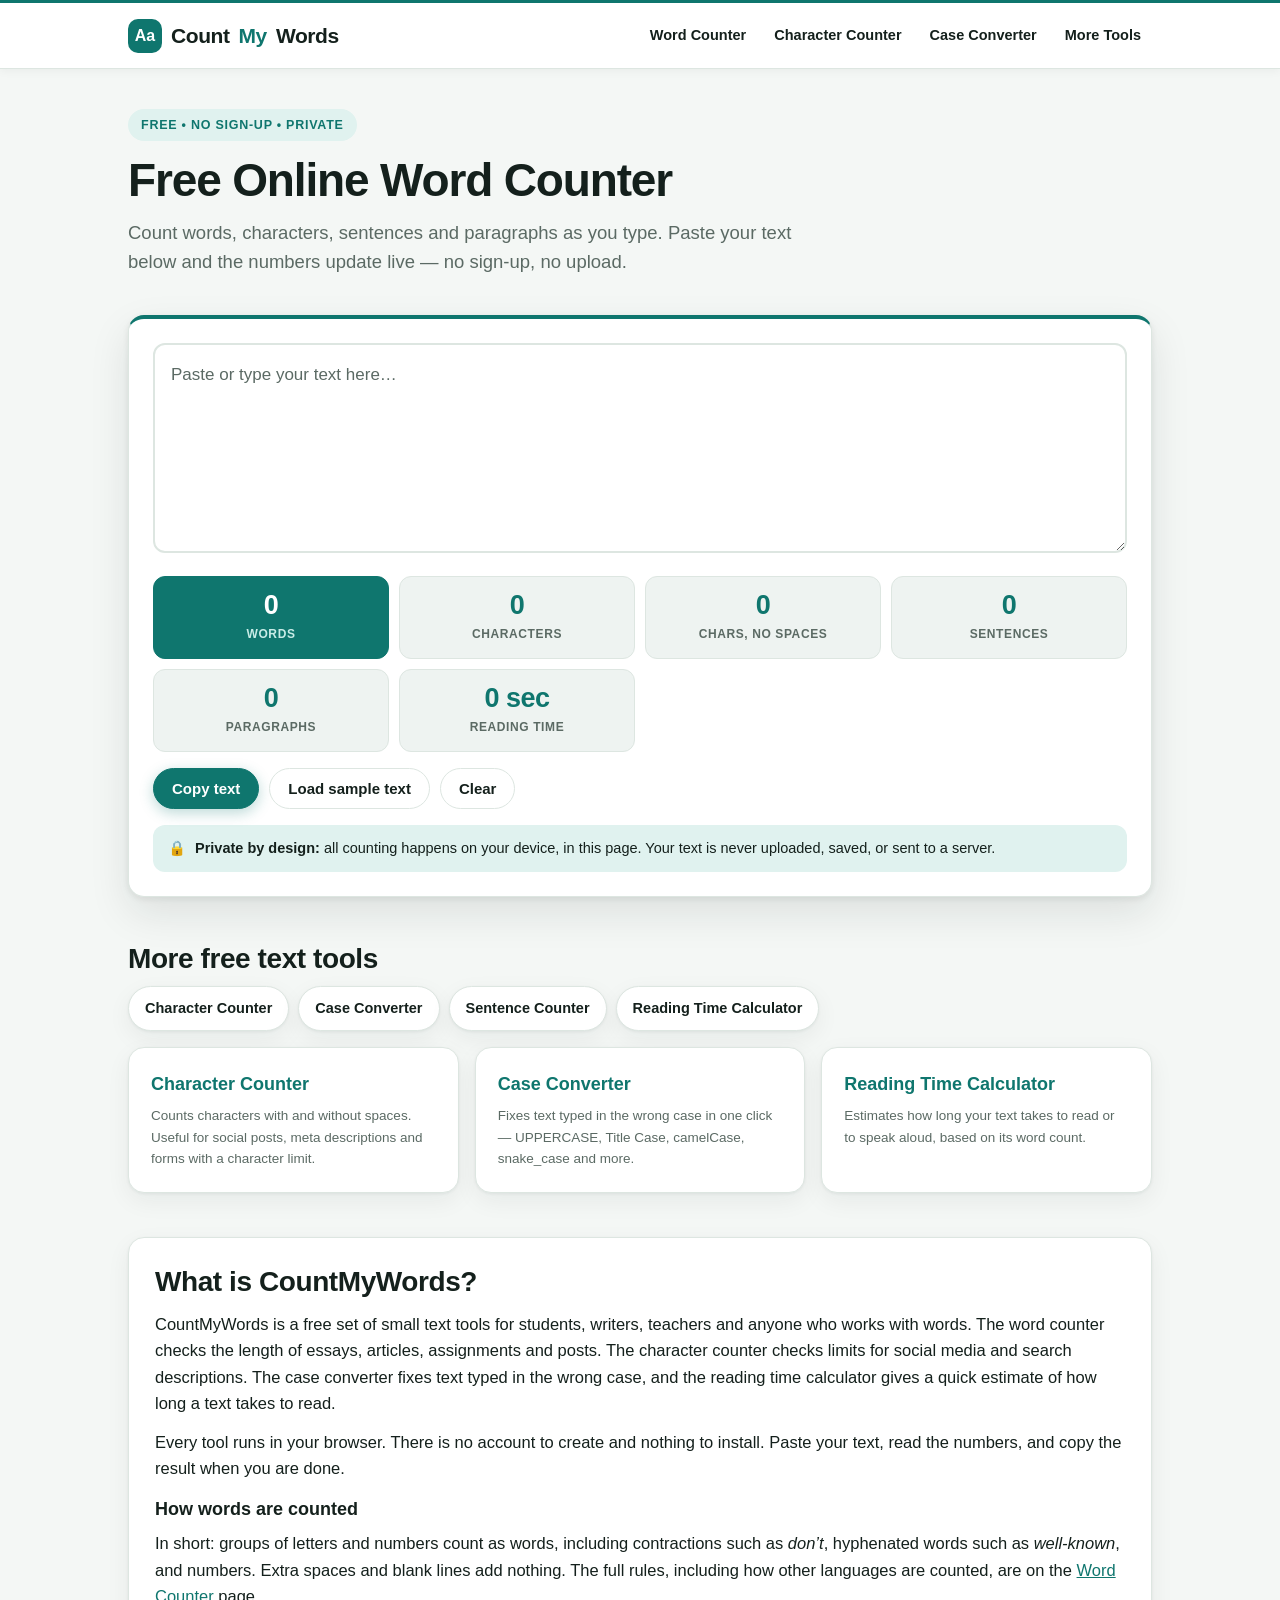
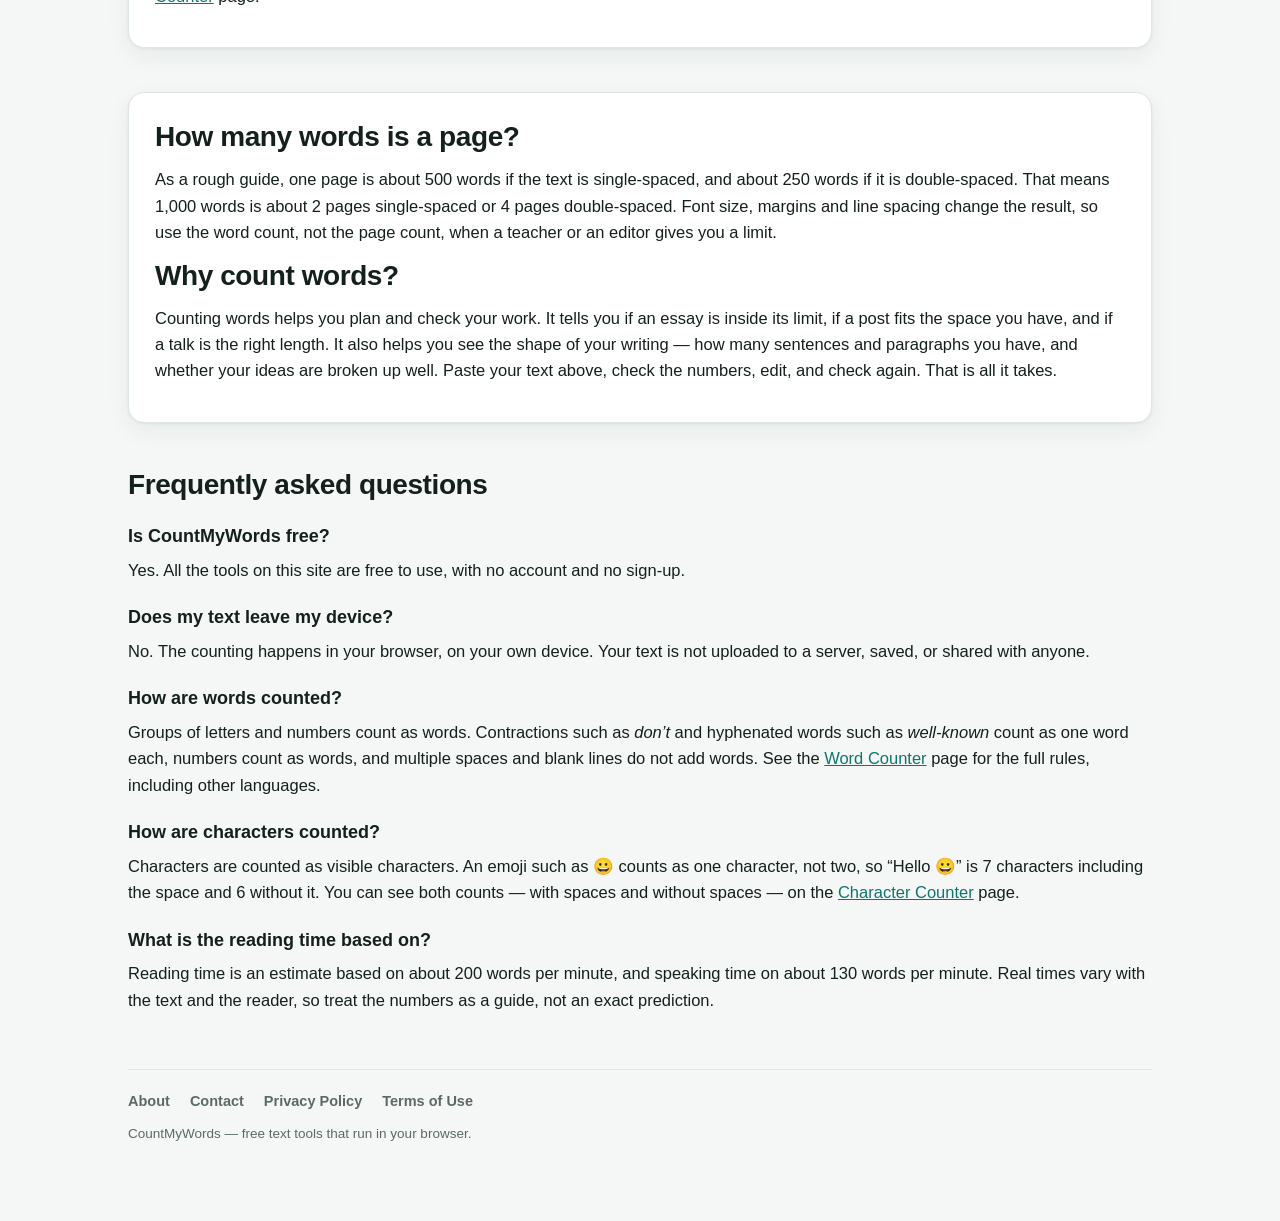
<file: index.html>
<!doctype html>
<html lang="en">
<head>
<meta charset="utf-8"/>
<meta name="viewport" content="width=device-width, initial-scale=1, viewport-fit=cover"/>
<meta name="color-scheme" content="light dark"/>
<link rel="icon" type="image/png" sizes="48x48" href="favicon-48x48.png"/>
<link rel="icon" type="image/png" sizes="512x512" href="favicon.png"/>
<link rel="apple-touch-icon" href="apple-touch-icon.png"/>
<title>Free Online Word Counter — CountMyWords</title>
<meta name="description" content="Free online word counter. Count words, characters, sentences and paragraphs as you type, and check reading time. Your text never leaves your device."/>
<link rel="canonical" href="https://countmywords.datawithsaqib.workers.dev/"/>
<meta property="og:title" content="Free Online Word Counter — CountMyWords"/>
<meta property="og:description" content="Count words, characters, sentences and paragraphs instantly, in your browser. Free, no sign-up."/>
<meta property="og:type" content="website"/>
<meta property="og:url" content="https://countmywords.datawithsaqib.workers.dev/"/>
<meta property="og:site_name" content="CountMyWords"/>
<script type="application/ld+json">
{"@context":"https://schema.org","@type":"WebSite","name":"CountMyWords","url":"https://countmywords.datawithsaqib.workers.dev/"}
</script>
<link rel="stylesheet" href="assets/style.css"/>
</head>
<body>
<header class="site-header">
  <div class="wrap">
    <a class="logo" href="./">Count<span>My</span>Words</a>
    <nav class="main-nav" aria-label="Main navigation">
      <a href="word-counter/">Word Counter</a>
      <a href="character-counter/">Character Counter</a>
      <a href="case-converter/">Case Converter</a>
      <details>
        <summary>More Tools</summary>
        <div class="menu">
          <a href="sentence-counter/">Sentence Counter</a>
          <a href="reading-time-calculator/">Reading Time Calculator</a>
        </div>
      </details>
    </nav>
  </div>
</header>
<div class="wrap">
<main data-tool="word">
  <header class="hero">
    <h1>Free Online Word Counter</h1>
    <p class="lede">Count words, characters, sentences and paragraphs as you type. Paste your text below and the numbers update live — no sign-up, no upload.</p>
  </header>

  <section aria-label="Word counter tool" style="margin-top:20px">
    <div class="card tool-card">
      <label class="sr" for="mainText">Your text</label>
      <textarea id="mainText" placeholder="Paste or type your text here…"></textarea>
      <div class="stats">
        <div class="stat"><b id="stWords">0</b><span>Words</span></div>
        <div class="stat"><b id="stChars">0</b><span>Characters</span></div>
        <div class="stat"><b id="stCharsNo">0</b><span>Chars, no spaces</span></div>
        <div class="stat"><b id="stSent">0</b><span>Sentences</span></div>
        <div class="stat"><b id="stPara">0</b><span>Paragraphs</span></div>
        <div class="stat"><b id="stRead">0 min</b><span>Reading time</span></div>
      </div>
      <div class="btnrow">
        <button class="btn primary" id="btnCopy" type="button">Copy text</button>
        <button class="btn" id="btnSample" type="button">Load sample text</button>
        <button class="btn" id="btnClear" type="button">Clear</button>
        <span class="small" id="copyMsg" role="status"></span>
      </div>
      <div class="privacy-note">
        <span aria-hidden="true">🔒</span>
        <span><strong>Private by design:</strong> all counting happens on your device, in this page. Your text is never uploaded, saved, or sent to a server.</span>
      </div>
    </div>
  </section>

  <section aria-label="Other tools">
    <h2>More free text tools</h2>
    <div class="tool-links">
      <a href="character-counter/">Character Counter</a>
      <a href="case-converter/">Case Converter</a>
      <a href="sentence-counter/">Sentence Counter</a>
      <a href="reading-time-calculator/">Reading Time Calculator</a>
    </div>
    <div class="grid3" style="margin-top:16px">
      <div class="card">
        <h3>Character Counter</h3>
        <p class="small" style="margin:0">Counts characters with and without spaces. Useful for social posts, meta descriptions and forms with a character limit.</p>
      </div>
      <div class="card">
        <h3>Case Converter</h3>
        <p class="small" style="margin:0">Fixes text typed in the wrong case in one click — UPPERCASE, Title Case, camelCase, snake_case and more.</p>
      </div>
      <div class="card">
        <h3>Reading Time Calculator</h3>
        <p class="small" style="margin:0">Estimates how long your text takes to read or to speak aloud, based on its word count.</p>
      </div>
    </div>
  </section>

  <section class="info-card" aria-label="About CountMyWords">
    <h2>What is CountMyWords?</h2>
    <p>CountMyWords is a free set of small text tools for students, writers, teachers and anyone who works with words. The word counter checks the length of essays, articles, assignments and posts. The character counter checks limits for social media and search descriptions. The case converter fixes text typed in the wrong case, and the reading time calculator gives a quick estimate of how long a text takes to read.</p>
    <p>Every tool runs in your browser. There is no account to create and nothing to install. Paste your text, read the numbers, and copy the result when you are done.</p>
    <h3>How words are counted</h3>
    <p>In short: groups of letters and numbers count as words, including contractions such as <em>don&rsquo;t</em>, hyphenated words such as <em>well-known</em>, and numbers. Extra spaces and blank lines add nothing. The full rules, including how other languages are counted, are on the <a href="word-counter/">Word Counter</a> page.</p>
  </section>


  <section class="info-card" aria-label="How many words is a page, and why count words">
    <h2>How many words is a page?</h2>
    <p>As a rough guide, one page is about 500 words if the text is single-spaced, and about 250 words if it is double-spaced. That means 1,000 words is about 2 pages single-spaced or 4 pages double-spaced. Font size, margins and line spacing change the result, so use the word count, not the page count, when a teacher or an editor gives you a limit.</p>
    <h2>Why count words?</h2>
    <p>Counting words helps you plan and check your work. It tells you if an essay is inside its limit, if a post fits the space you have, and if a talk is the right length. It also helps you see the shape of your writing — how many sentences and paragraphs you have, and whether your ideas are broken up well. Paste your text above, check the numbers, edit, and check again. That is all it takes.</p>
  </section>
  <section class="faq" aria-label="Frequently asked questions">
    <h2>Frequently asked questions</h2>
    <h3>Is CountMyWords free?</h3>
    <p>Yes. All the tools on this site are free to use, with no account and no sign-up.</p>
    <h3>Does my text leave my device?</h3>
    <p>No. The counting happens in your browser, on your own device. Your text is not uploaded to a server, saved, or shared with anyone.</p>
    <h3>How are words counted?</h3>
    <p>Groups of letters and numbers count as words. Contractions such as <em>don&rsquo;t</em> and hyphenated words such as <em>well-known</em> count as one word each, numbers count as words, and multiple spaces and blank lines do not add words. See the <a href="word-counter/">Word Counter</a> page for the full rules, including other languages.</p>
    <h3>How are characters counted?</h3>
    <p>Characters are counted as visible characters. An emoji such as 😀 counts as one character, not two, so &ldquo;Hello 😀&rdquo; is 7 characters including the space and 6 without it. You can see both counts — with spaces and without spaces — on the <a href="character-counter/">Character Counter</a> page.</p>
    <h3>What is the reading time based on?</h3>
    <p>Reading time is an estimate based on about 200 words per minute, and speaking time on about 130 words per minute. Real times vary with the text and the reader, so treat the numbers as a guide, not an exact prediction.</p>
  </section>
</main>

<footer class="site-footer">
  <nav aria-label="Footer">
    <a href="about/">About</a>
    <a href="contact/">Contact</a>
    <a href="privacy/">Privacy Policy</a>
    <a href="terms/">Terms of Use</a>
  </nav>
  <p class="small">CountMyWords — free text tools that run in your browser.</p>
</footer>
</div>
<script src="assets/app.js"></script>
</body>
</html>
</file>
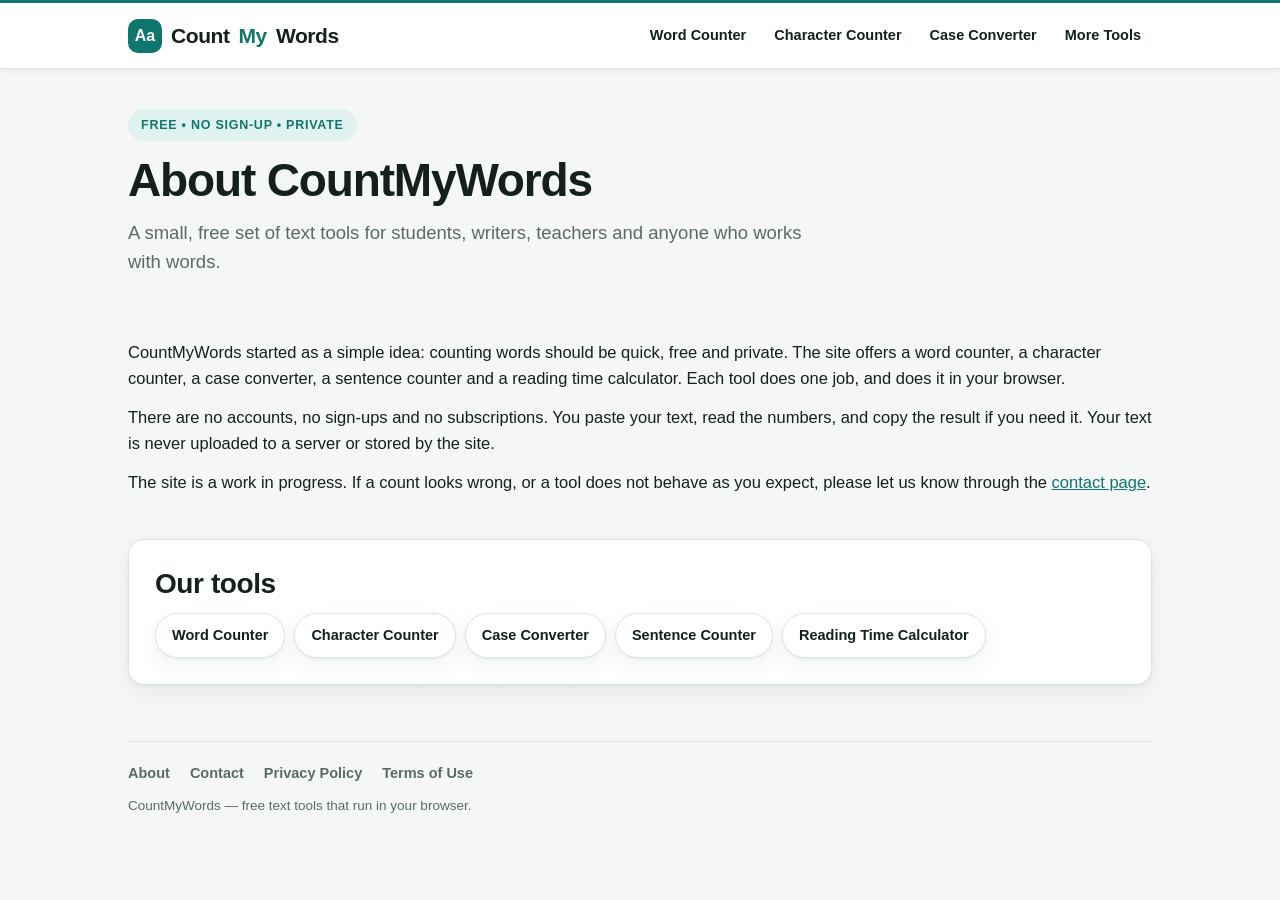
<file: about/index.html>
<!doctype html>
<html lang="en">
<head>
<meta charset="utf-8"/>
<meta name="viewport" content="width=device-width, initial-scale=1, viewport-fit=cover"/>
<meta name="color-scheme" content="light dark"/>
<link rel="icon" type="image/png" sizes="48x48" href="../favicon-48x48.png"/>
<link rel="icon" type="image/png" sizes="512x512" href="../favicon.png"/>
<link rel="apple-touch-icon" href="../apple-touch-icon.png"/>
<title>About — CountMyWords</title>
<meta name="description" content="About CountMyWords: free text tools — word counter, character counter, case converter, sentence counter and reading time calculator — that run in your browser."/>
<link rel="canonical" href="https://countmywords.datawithsaqib.workers.dev/about/"/>
<meta property="og:title" content="About — CountMyWords"/>
<meta property="og:description" content="Free text tools that run in your browser. No account, no sign-up."/>
<meta property="og:type" content="website"/>
<meta property="og:url" content="https://countmywords.datawithsaqib.workers.dev/about/"/>
<link rel="stylesheet" href="../assets/style.css"/>
</head>
<body>
<header class="site-header">
  <div class="wrap">
    <a class="logo" href="../">Count<span>My</span>Words</a>
    <nav class="main-nav" aria-label="Main navigation">
      <a href="../word-counter/">Word Counter</a>
      <a href="../character-counter/">Character Counter</a>
      <a href="../case-converter/">Case Converter</a>
      <details>
        <summary>More Tools</summary>
        <div class="menu">
          <a href="../sentence-counter/">Sentence Counter</a>
          <a href="../reading-time-calculator/">Reading Time Calculator</a>
        </div>
      </details>
    </nav>
  </div>
</header>
<div class="wrap">
<main>
  <header class="hero">
    <h1>About CountMyWords</h1>
    <p class="lede">A small, free set of text tools for students, writers, teachers and anyone who works with words.</p>
  </header>
  <section>
    <p>CountMyWords started as a simple idea: counting words should be quick, free and private. The site offers a word counter, a character counter, a case converter, a sentence counter and a reading time calculator. Each tool does one job, and does it in your browser.</p>
    <p>There are no accounts, no sign-ups and no subscriptions. You paste your text, read the numbers, and copy the result if you need it. Your text is never uploaded to a server or stored by the site.</p>
    <p>The site is a work in progress. If a count looks wrong, or a tool does not behave as you expect, please let us know through the <a href="../contact/">contact page</a>.</p>
  </section>
  <section class="info-card" aria-label="Tools">
    <h2>Our tools</h2>
    <div class="tool-links">
      <a href="../word-counter/">Word Counter</a>
      <a href="../character-counter/">Character Counter</a>
      <a href="../case-converter/">Case Converter</a>
      <a href="../sentence-counter/">Sentence Counter</a>
      <a href="../reading-time-calculator/">Reading Time Calculator</a>
    </div>
  </section>
</main>
<footer class="site-footer">
  <nav aria-label="Footer">
    <a href="../about/" aria-current="page">About</a>
    <a href="../contact/">Contact</a>
    <a href="../privacy/">Privacy Policy</a>
    <a href="../terms/">Terms of Use</a>
  </nav>
  <p class="small">CountMyWords — free text tools that run in your browser.</p>
</footer>
</div>
</body>
</html>
</file>
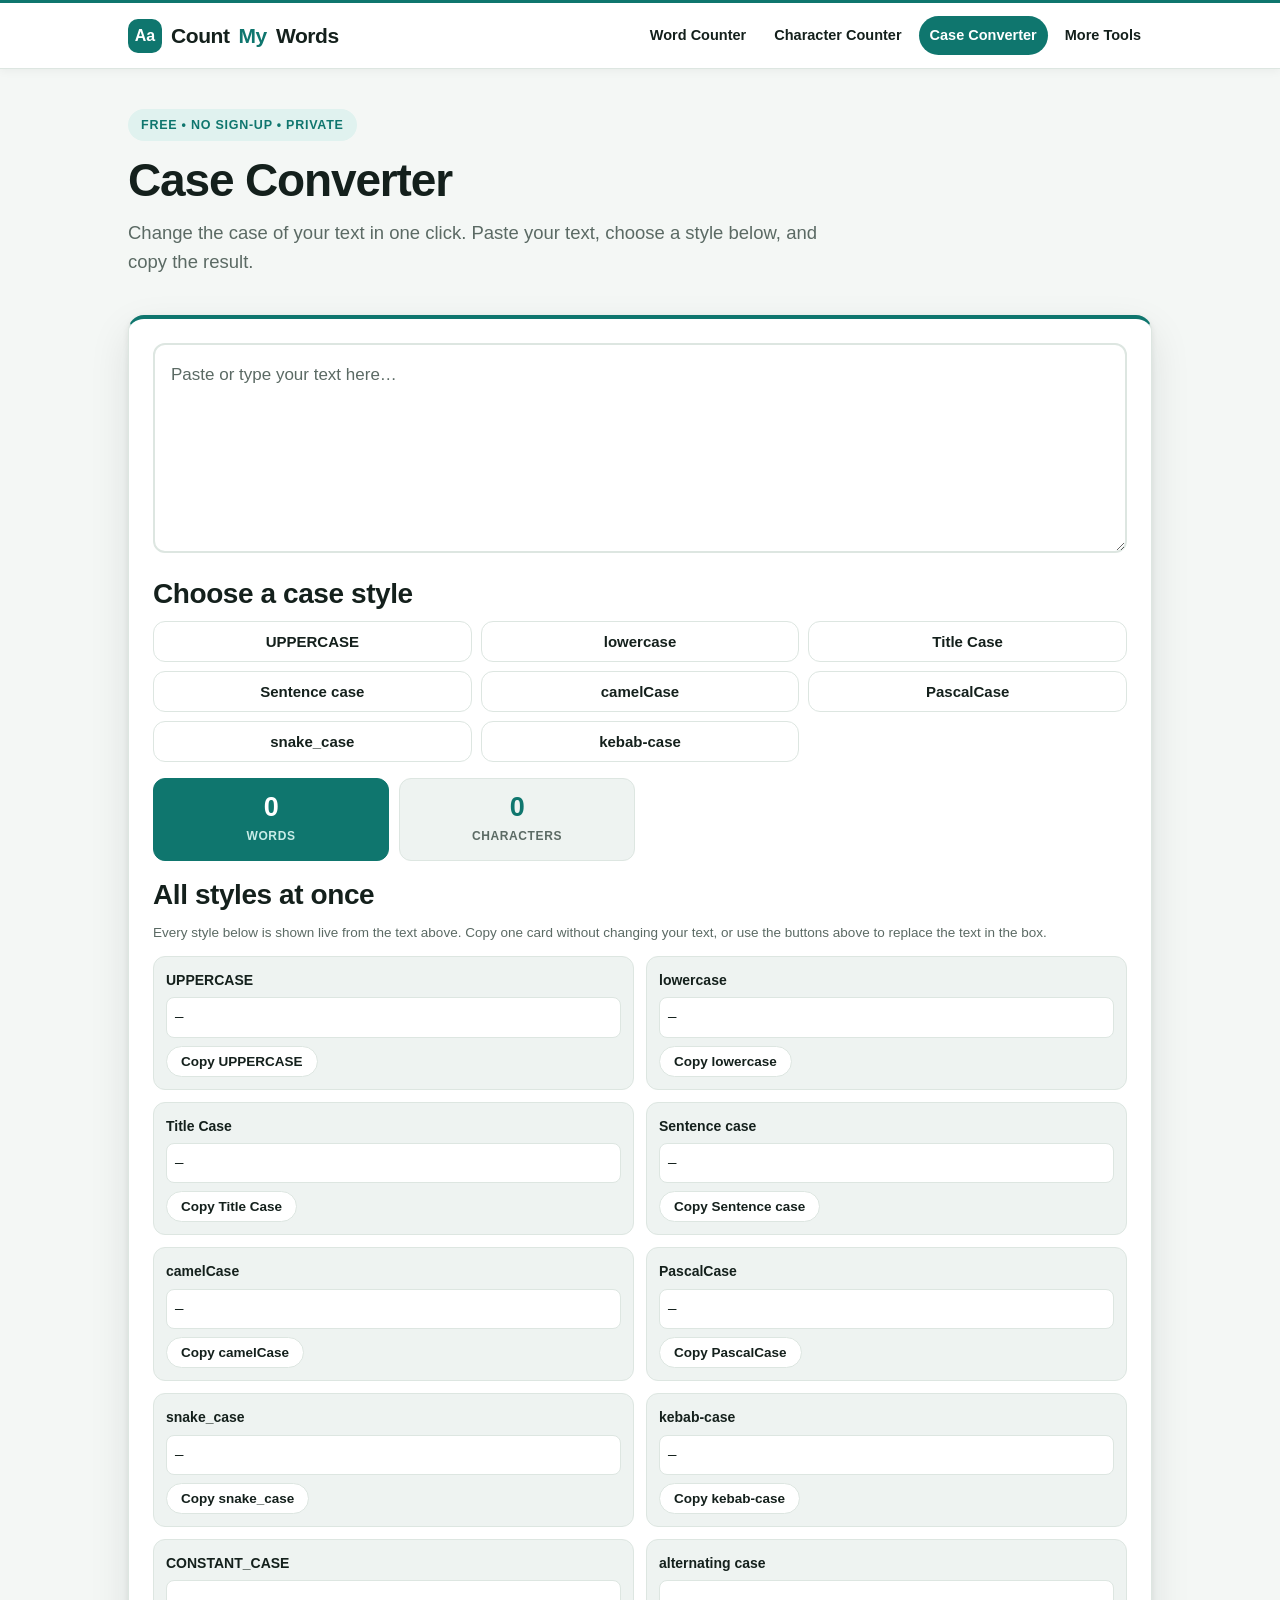
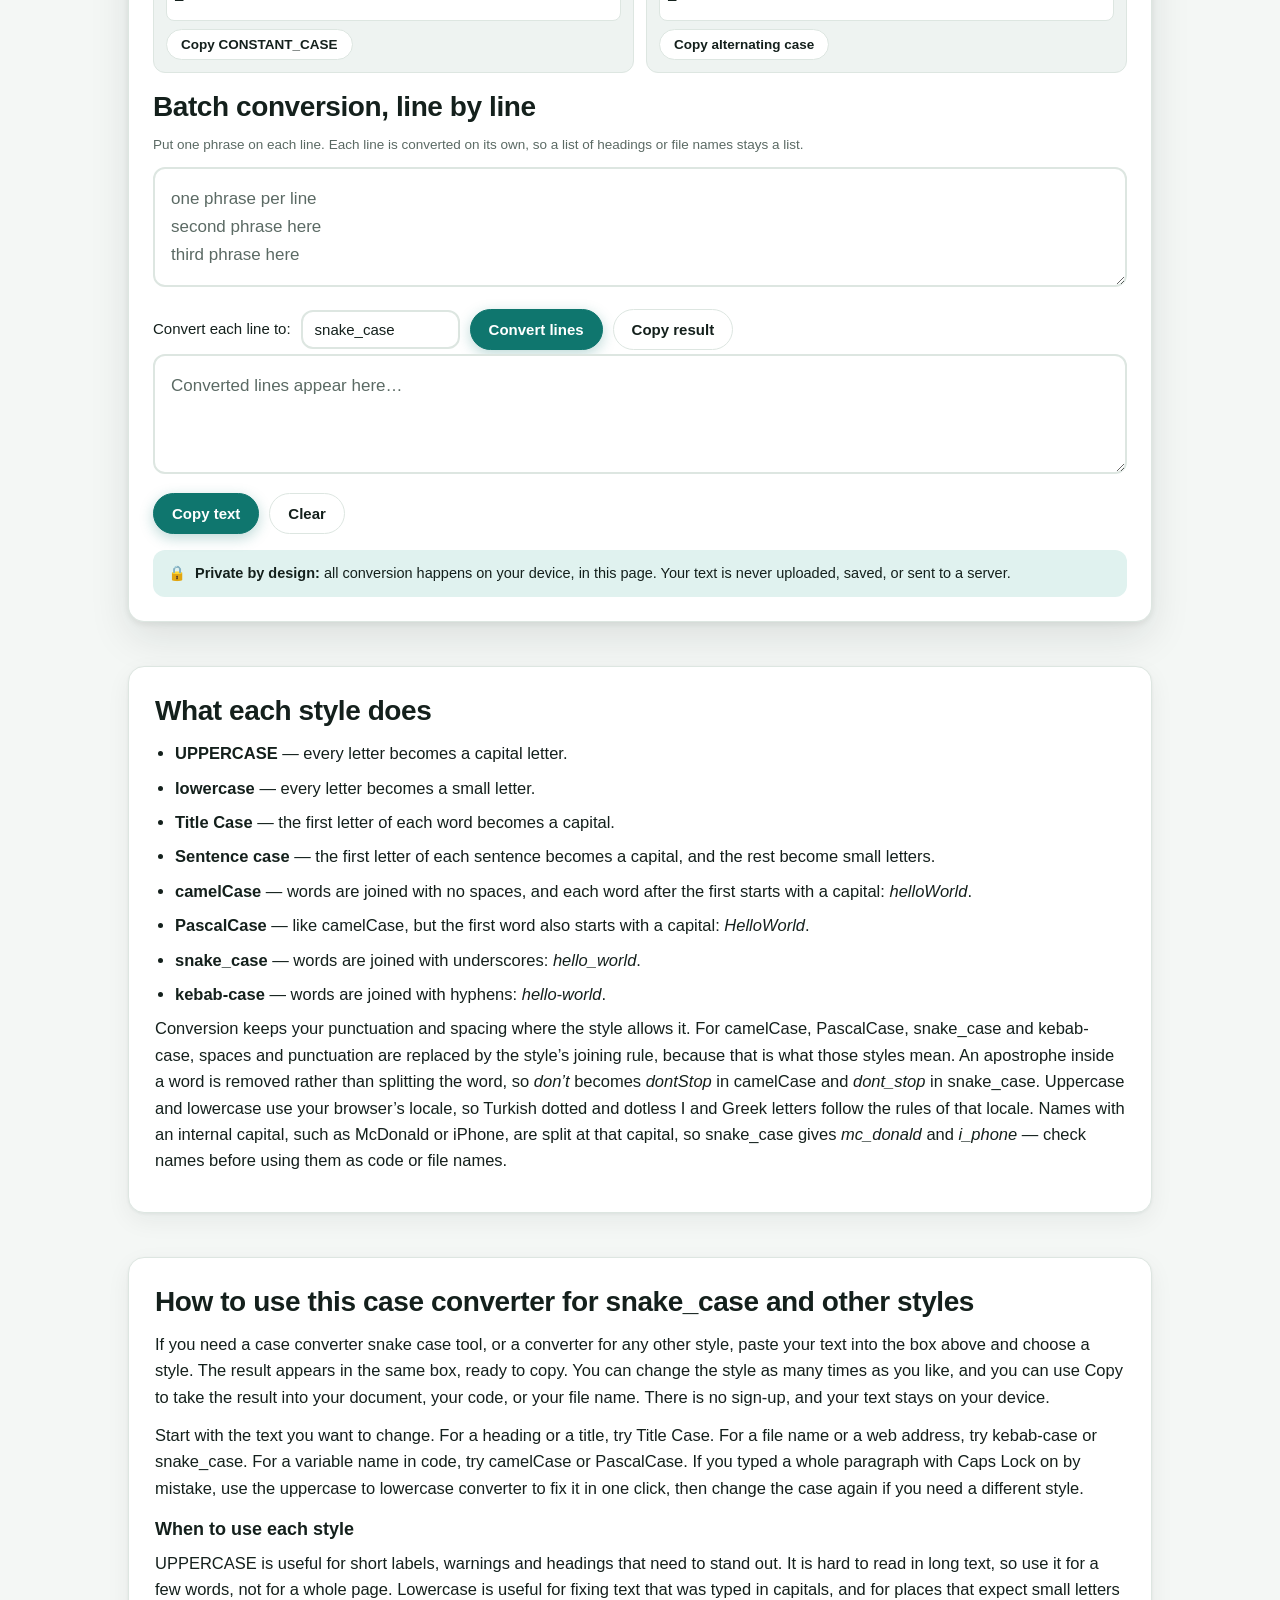
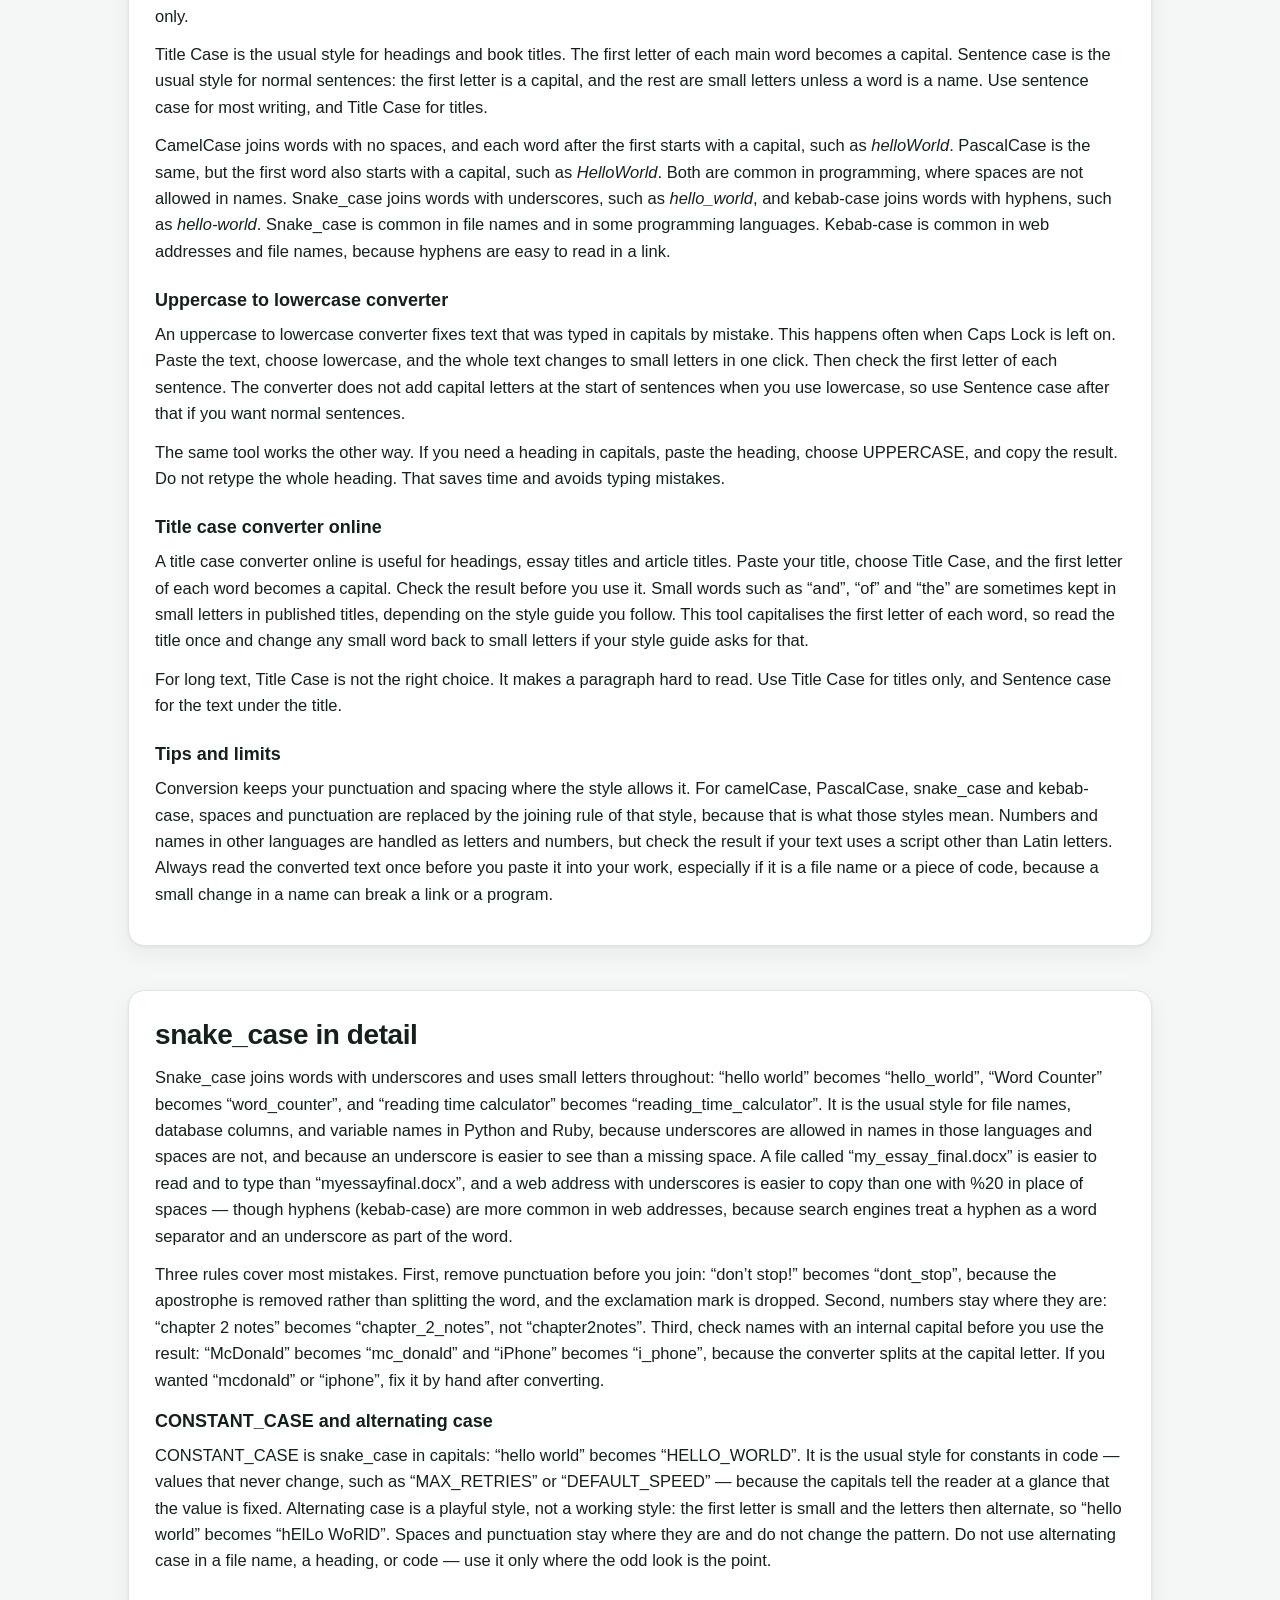
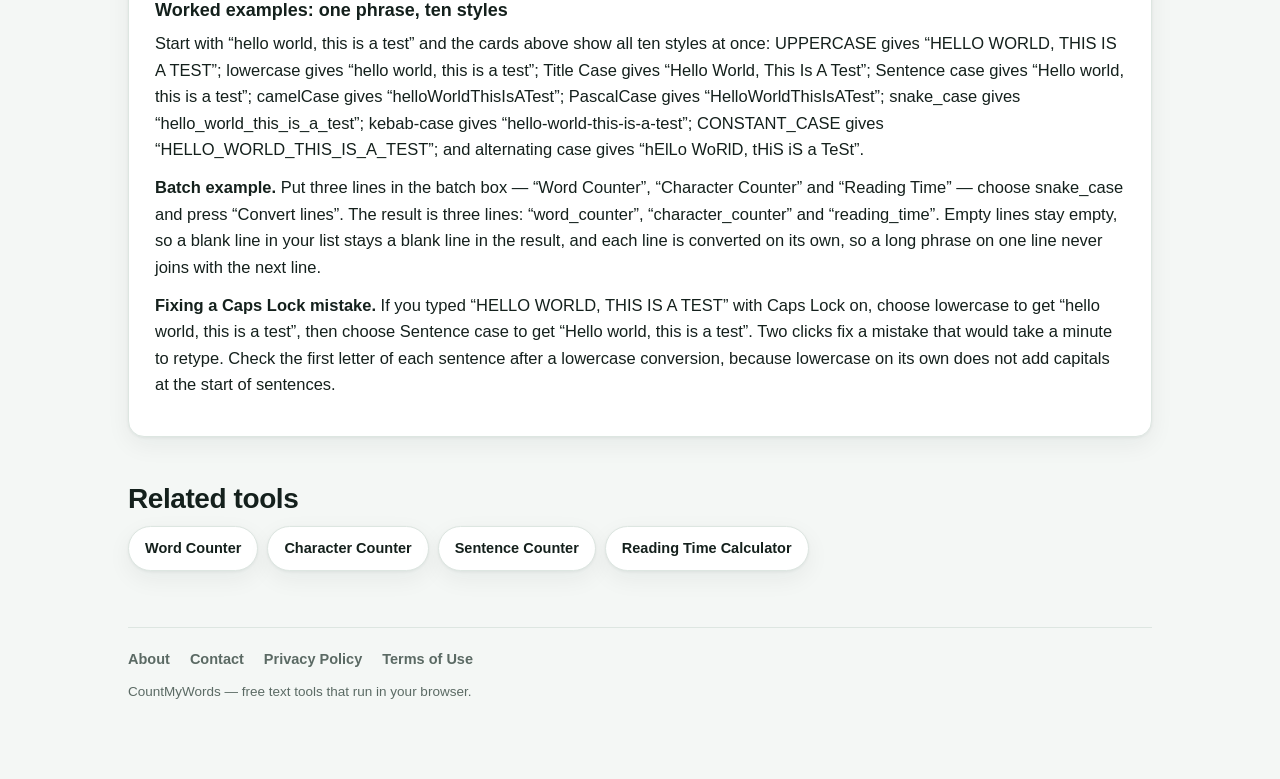
<file: case-converter/index.html>
<!doctype html>
<html lang="en">
<head>
<meta charset="utf-8"/>
<meta name="viewport" content="width=device-width, initial-scale=1, viewport-fit=cover"/>
<meta name="color-scheme" content="light dark"/>
<link rel="icon" type="image/png" sizes="48x48" href="../favicon-48x48.png"/>
<link rel="icon" type="image/png" sizes="512x512" href="../favicon.png"/>
<link rel="apple-touch-icon" href="../apple-touch-icon.png"/>
<title>Case Converter — Free Online Case Converter | CountMyWords</title>
<meta name="description" content="Free case converter. Change text to UPPERCASE, lowercase, Title Case, Sentence case, camelCase, PascalCase, snake_case or kebab-case in one click."/>
<link rel="canonical" href="https://countmywords.datawithsaqib.workers.dev/case-converter/"/>
<meta property="og:title" content="Case Converter — Free Online Case Converter | CountMyWords"/>
<meta property="og:description" content="Convert text to UPPERCASE, lowercase, Title Case, Sentence case, camelCase, PascalCase, snake_case or kebab-case. Free, no sign-up."/>
<meta property="og:type" content="website"/>
<meta property="og:url" content="https://countmywords.datawithsaqib.workers.dev/case-converter/"/>
<link rel="stylesheet" href="../assets/style.css"/>
</head>
<body>
<header class="site-header">
  <div class="wrap">
    <a class="logo" href="../">Count<span>My</span>Words</a>
    <nav class="main-nav" aria-label="Main navigation">
      <a href="../word-counter/">Word Counter</a>
      <a href="../character-counter/">Character Counter</a>
      <a href="../case-converter/" aria-current="page">Case Converter</a>
      <details>
        <summary>More Tools</summary>
        <div class="menu">
          <a href="../sentence-counter/">Sentence Counter</a>
          <a href="../reading-time-calculator/">Reading Time Calculator</a>
        </div>
      </details>
    </nav>
  </div>
</header>
<div class="wrap">
<main data-tool="case">
  <header class="hero">
    <h1>Case Converter</h1>
    <p class="lede">Change the case of your text in one click. Paste your text, choose a style below, and copy the result.</p>
  </header>
  <section aria-label="Case converter tool" style="margin-top:20px">
    <div class="card tool-card">
      <label class="sr" for="mainText">Your text</label>
      <textarea id="mainText" placeholder="Paste or type your text here…"></textarea>
      <h2 style="margin-top:16px">Choose a case style</h2>
      <div class="casegrid">
        <button class="btn" type="button" data-case="upper">UPPERCASE</button>
        <button class="btn" type="button" data-case="lower">lowercase</button>
        <button class="btn" type="button" data-case="title">Title Case</button>
        <button class="btn" type="button" data-case="sentence">Sentence case</button>
        <button class="btn" type="button" data-case="camel">camelCase</button>
        <button class="btn" type="button" data-case="pascal">PascalCase</button>
        <button class="btn" type="button" data-case="snake">snake_case</button>
        <button class="btn" type="button" data-case="kebab">kebab-case</button>
      </div>
      <div class="stats">
        <div class="stat"><b id="stWords">0</b><span>Words</span></div>
        <div class="stat"><b id="stChars">0</b><span>Characters</span></div>
      </div>
      <h2 style="margin-top:16px">All styles at once</h2>
      <p class="small">Every style below is shown live from the text above. Copy one card without changing your text, or use the buttons above to replace the text in the box.</p>
      <div class="case-cards">
        <div class="case-card"><h3>UPPERCASE</h3><code id="casePrevUpper">—</code><button class="btn" type="button" data-copy-case="upper">Copy UPPERCASE</button></div>
        <div class="case-card"><h3>lowercase</h3><code id="casePrevLower">—</code><button class="btn" type="button" data-copy-case="lower">Copy lowercase</button></div>
        <div class="case-card"><h3>Title Case</h3><code id="casePrevTitle">—</code><button class="btn" type="button" data-copy-case="title">Copy Title Case</button></div>
        <div class="case-card"><h3>Sentence case</h3><code id="casePrevSentence">—</code><button class="btn" type="button" data-copy-case="sentence">Copy Sentence case</button></div>
        <div class="case-card"><h3>camelCase</h3><code id="casePrevCamel">—</code><button class="btn" type="button" data-copy-case="camel">Copy camelCase</button></div>
        <div class="case-card"><h3>PascalCase</h3><code id="casePrevPascal">—</code><button class="btn" type="button" data-copy-case="pascal">Copy PascalCase</button></div>
        <div class="case-card"><h3>snake_case</h3><code id="casePrevSnake">—</code><button class="btn" type="button" data-copy-case="snake">Copy snake_case</button></div>
        <div class="case-card"><h3>kebab-case</h3><code id="casePrevKebab">—</code><button class="btn" type="button" data-copy-case="kebab">Copy kebab-case</button></div>
        <div class="case-card"><h3>CONSTANT_CASE</h3><code id="casePrevConstant">—</code><button class="btn" type="button" data-copy-case="constant">Copy CONSTANT_CASE</button></div>
        <div class="case-card"><h3>alternating case</h3><code id="casePrevAlternating">—</code><button class="btn" type="button" data-copy-case="alternating">Copy alternating case</button></div>
      </div>
      <p class="small" id="caseCopyMsg" role="status"></p>
      <h2 style="margin-top:16px">Batch conversion, line by line</h2>
      <p class="small">Put one phrase on each line. Each line is converted on its own, so a list of headings or file names stays a list.</p>
      <label class="sr" for="batchText">Lines to convert</label>
      <textarea id="batchText" placeholder="one phrase per line&#10;second phrase here&#10;third phrase here" style="min-height:120px"></textarea>
      <div class="speed-row">
        <label for="batchCase">Convert each line to:</label>
        <select id="batchCase">
          <option value="upper">UPPERCASE</option>
          <option value="lower">lowercase</option>
          <option value="title">Title Case</option>
          <option value="sentence">Sentence case</option>
          <option value="camel">camelCase</option>
          <option value="pascal">PascalCase</option>
          <option value="snake" selected>snake_case</option>
          <option value="kebab">kebab-case</option>
          <option value="constant">CONSTANT_CASE</option>
          <option value="alternating">alternating case</option>
        </select>
        <button class="btn primary" id="btnBatchConvert" type="button">Convert lines</button>
        <button class="btn" id="btnCopyBatch" type="button">Copy result</button>
        <span class="small" id="batchMsg" role="status"></span>
      </div>
      <label class="sr" for="batchOutput">Converted lines</label>
      <textarea id="batchOutput" readonly placeholder="Converted lines appear here…" style="min-height:120px"></textarea>
      <div class="btnrow">
        <button class="btn primary" id="btnCopy" type="button">Copy text</button>
        <button class="btn" id="btnClear" type="button">Clear</button>
        <span class="small" id="copyMsg" role="status"></span>
      </div>
      <div class="privacy-note">
        <span aria-hidden="true">🔒</span>
        <span><strong>Private by design:</strong> all conversion happens on your device, in this page. Your text is never uploaded, saved, or sent to a server.</span>
      </div>
    </div>
  </section>
  <section class="info-card" aria-label="About the case styles">
    <h2>What each style does</h2>
    <ul class="plain">
      <li><strong>UPPERCASE</strong> — every letter becomes a capital letter.</li>
      <li><strong>lowercase</strong> — every letter becomes a small letter.</li>
      <li><strong>Title Case</strong> — the first letter of each word becomes a capital.</li>
      <li><strong>Sentence case</strong> — the first letter of each sentence becomes a capital, and the rest become small letters.</li>
      <li><strong>camelCase</strong> — words are joined with no spaces, and each word after the first starts with a capital: <em>helloWorld</em>.</li>
      <li><strong>PascalCase</strong> — like camelCase, but the first word also starts with a capital: <em>HelloWorld</em>.</li>
      <li><strong>snake_case</strong> — words are joined with underscores: <em>hello_world</em>.</li>
      <li><strong>kebab-case</strong> — words are joined with hyphens: <em>hello-world</em>.</li>
    </ul>
    <p>Conversion keeps your punctuation and spacing where the style allows it. For camelCase, PascalCase, snake_case and kebab-case, spaces and punctuation are replaced by the style&rsquo;s joining rule, because that is what those styles mean. An apostrophe inside a word is removed rather than splitting the word, so <em>don&rsquo;t</em> becomes <em>dontStop</em> in camelCase and <em>dont_stop</em> in snake_case. Uppercase and lowercase use your browser&rsquo;s locale, so Turkish dotted and dotless I and Greek letters follow the rules of that locale. Names with an internal capital, such as McDonald or iPhone, are split at that capital, so snake_case gives <em>mc_donald</em> and <em>i_phone</em> — check names before using them as code or file names.</p>
  </section>

  <section class="info-card" aria-label="How to use the case converter">
    <h2>How to use this case converter for snake_case and other styles</h2>
    <p>If you need a case converter snake case tool, or a converter for any other style, paste your text into the box above and choose a style. The result appears in the same box, ready to copy. You can change the style as many times as you like, and you can use Copy to take the result into your document, your code, or your file name. There is no sign-up, and your text stays on your device.</p>
    <p>Start with the text you want to change. For a heading or a title, try Title Case. For a file name or a web address, try kebab-case or snake_case. For a variable name in code, try camelCase or PascalCase. If you typed a whole paragraph with Caps Lock on by mistake, use the uppercase to lowercase converter to fix it in one click, then change the case again if you need a different style.</p>
    <h3>When to use each style</h3>
    <p>UPPERCASE is useful for short labels, warnings and headings that need to stand out. It is hard to read in long text, so use it for a few words, not for a whole page. Lowercase is useful for fixing text that was typed in capitals, and for places that expect small letters only.</p>
    <p>Title Case is the usual style for headings and book titles. The first letter of each main word becomes a capital. Sentence case is the usual style for normal sentences: the first letter is a capital, and the rest are small letters unless a word is a name. Use sentence case for most writing, and Title Case for titles.</p>
    <p>CamelCase joins words with no spaces, and each word after the first starts with a capital, such as <em>helloWorld</em>. PascalCase is the same, but the first word also starts with a capital, such as <em>HelloWorld</em>. Both are common in programming, where spaces are not allowed in names. Snake_case joins words with underscores, such as <em>hello_world</em>, and kebab-case joins words with hyphens, such as <em>hello-world</em>. Snake_case is common in file names and in some programming languages. Kebab-case is common in web addresses and file names, because hyphens are easy to read in a link.</p>
    <h3>Uppercase to lowercase converter</h3>
    <p>An uppercase to lowercase converter fixes text that was typed in capitals by mistake. This happens often when Caps Lock is left on. Paste the text, choose lowercase, and the whole text changes to small letters in one click. Then check the first letter of each sentence. The converter does not add capital letters at the start of sentences when you use lowercase, so use Sentence case after that if you want normal sentences.</p>
    <p>The same tool works the other way. If you need a heading in capitals, paste the heading, choose UPPERCASE, and copy the result. Do not retype the whole heading. That saves time and avoids typing mistakes.</p>
    <h3>Title case converter online</h3>
    <p>A title case converter online is useful for headings, essay titles and article titles. Paste your title, choose Title Case, and the first letter of each word becomes a capital. Check the result before you use it. Small words such as &ldquo;and&rdquo;, &ldquo;of&rdquo; and &ldquo;the&rdquo; are sometimes kept in small letters in published titles, depending on the style guide you follow. This tool capitalises the first letter of each word, so read the title once and change any small word back to small letters if your style guide asks for that.</p>
    <p>For long text, Title Case is not the right choice. It makes a paragraph hard to read. Use Title Case for titles only, and Sentence case for the text under the title.</p>
    <h3>Tips and limits</h3>
    <p>Conversion keeps your punctuation and spacing where the style allows it. For camelCase, PascalCase, snake_case and kebab-case, spaces and punctuation are replaced by the joining rule of that style, because that is what those styles mean. Numbers and names in other languages are handled as letters and numbers, but check the result if your text uses a script other than Latin letters. Always read the converted text once before you paste it into your work, especially if it is a file name or a piece of code, because a small change in a name can break a link or a program.</p>
  </section>
  <section class="info-card" aria-label="snake_case in detail and worked examples">
    <h2>snake_case in detail</h2>
    <p>Snake_case joins words with underscores and uses small letters throughout: &ldquo;hello world&rdquo; becomes &ldquo;hello_world&rdquo;, &ldquo;Word Counter&rdquo; becomes &ldquo;word_counter&rdquo;, and &ldquo;reading time calculator&rdquo; becomes &ldquo;reading_time_calculator&rdquo;. It is the usual style for file names, database columns, and variable names in Python and Ruby, because underscores are allowed in names in those languages and spaces are not, and because an underscore is easier to see than a missing space. A file called &ldquo;my_essay_final.docx&rdquo; is easier to read and to type than &ldquo;myessayfinal.docx&rdquo;, and a web address with underscores is easier to copy than one with %20 in place of spaces — though hyphens (kebab-case) are more common in web addresses, because search engines treat a hyphen as a word separator and an underscore as part of the word.</p>
    <p>Three rules cover most mistakes. First, remove punctuation before you join: &ldquo;don&rsquo;t stop!&rdquo; becomes &ldquo;dont_stop&rdquo;, because the apostrophe is removed rather than splitting the word, and the exclamation mark is dropped. Second, numbers stay where they are: &ldquo;chapter 2 notes&rdquo; becomes &ldquo;chapter_2_notes&rdquo;, not &ldquo;chapter2notes&rdquo;. Third, check names with an internal capital before you use the result: &ldquo;McDonald&rdquo; becomes &ldquo;mc_donald&rdquo; and &ldquo;iPhone&rdquo; becomes &ldquo;i_phone&rdquo;, because the converter splits at the capital letter. If you wanted &ldquo;mcdonald&rdquo; or &ldquo;iphone&rdquo;, fix it by hand after converting.</p>
    <h3>CONSTANT_CASE and alternating case</h3>
    <p>CONSTANT_CASE is snake_case in capitals: &ldquo;hello world&rdquo; becomes &ldquo;HELLO_WORLD&rdquo;. It is the usual style for constants in code — values that never change, such as &ldquo;MAX_RETRIES&rdquo; or &ldquo;DEFAULT_SPEED&rdquo; — because the capitals tell the reader at a glance that the value is fixed. Alternating case is a playful style, not a working style: the first letter is small and the letters then alternate, so &ldquo;hello world&rdquo; becomes &ldquo;hElLo WoRlD&rdquo;. Spaces and punctuation stay where they are and do not change the pattern. Do not use alternating case in a file name, a heading, or code — use it only where the odd look is the point.</p>
    <h3>Worked examples: one phrase, ten styles</h3>
    <p>Start with &ldquo;hello world, this is a test&rdquo; and the cards above show all ten styles at once: UPPERCASE gives &ldquo;HELLO WORLD, THIS IS A TEST&rdquo;; lowercase gives &ldquo;hello world, this is a test&rdquo;; Title Case gives &ldquo;Hello World, This Is A Test&rdquo;; Sentence case gives &ldquo;Hello world, this is a test&rdquo;; camelCase gives &ldquo;helloWorldThisIsATest&rdquo;; PascalCase gives &ldquo;HelloWorldThisIsATest&rdquo;; snake_case gives &ldquo;hello_world_this_is_a_test&rdquo;; kebab-case gives &ldquo;hello-world-this-is-a-test&rdquo;; CONSTANT_CASE gives &ldquo;HELLO_WORLD_THIS_IS_A_TEST&rdquo;; and alternating case gives &ldquo;hElLo WoRlD, tHiS iS a TeSt&rdquo;.</p>
    <p><strong>Batch example.</strong> Put three lines in the batch box — &ldquo;Word Counter&rdquo;, &ldquo;Character Counter&rdquo; and &ldquo;Reading Time&rdquo; — choose snake_case and press &ldquo;Convert lines&rdquo;. The result is three lines: &ldquo;word_counter&rdquo;, &ldquo;character_counter&rdquo; and &ldquo;reading_time&rdquo;. Empty lines stay empty, so a blank line in your list stays a blank line in the result, and each line is converted on its own, so a long phrase on one line never joins with the next line.</p>
    <p><strong>Fixing a Caps Lock mistake.</strong> If you typed &ldquo;HELLO WORLD, THIS IS A TEST&rdquo; with Caps Lock on, choose lowercase to get &ldquo;hello world, this is a test&rdquo;, then choose Sentence case to get &ldquo;Hello world, this is a test&rdquo;. Two clicks fix a mistake that would take a minute to retype. Check the first letter of each sentence after a lowercase conversion, because lowercase on its own does not add capitals at the start of sentences.</p>
  </section>
  <section aria-label="Related tools">
    <h2>Related tools</h2>
    <div class="tool-links">
      <a href="../word-counter/">Word Counter</a>
      <a href="../character-counter/">Character Counter</a>
      <a href="../sentence-counter/">Sentence Counter</a>
      <a href="../reading-time-calculator/">Reading Time Calculator</a>
    </div>
  </section>
</main>
<footer class="site-footer">
  <nav aria-label="Footer">
    <a href="../about/">About</a>
    <a href="../contact/">Contact</a>
    <a href="../privacy/">Privacy Policy</a>
    <a href="../terms/">Terms of Use</a>
  </nav>
  <p class="small">CountMyWords — free text tools that run in your browser.</p>
</footer>
</div>
<script src="../assets/app.js"></script>
</body>
</html>
</file>
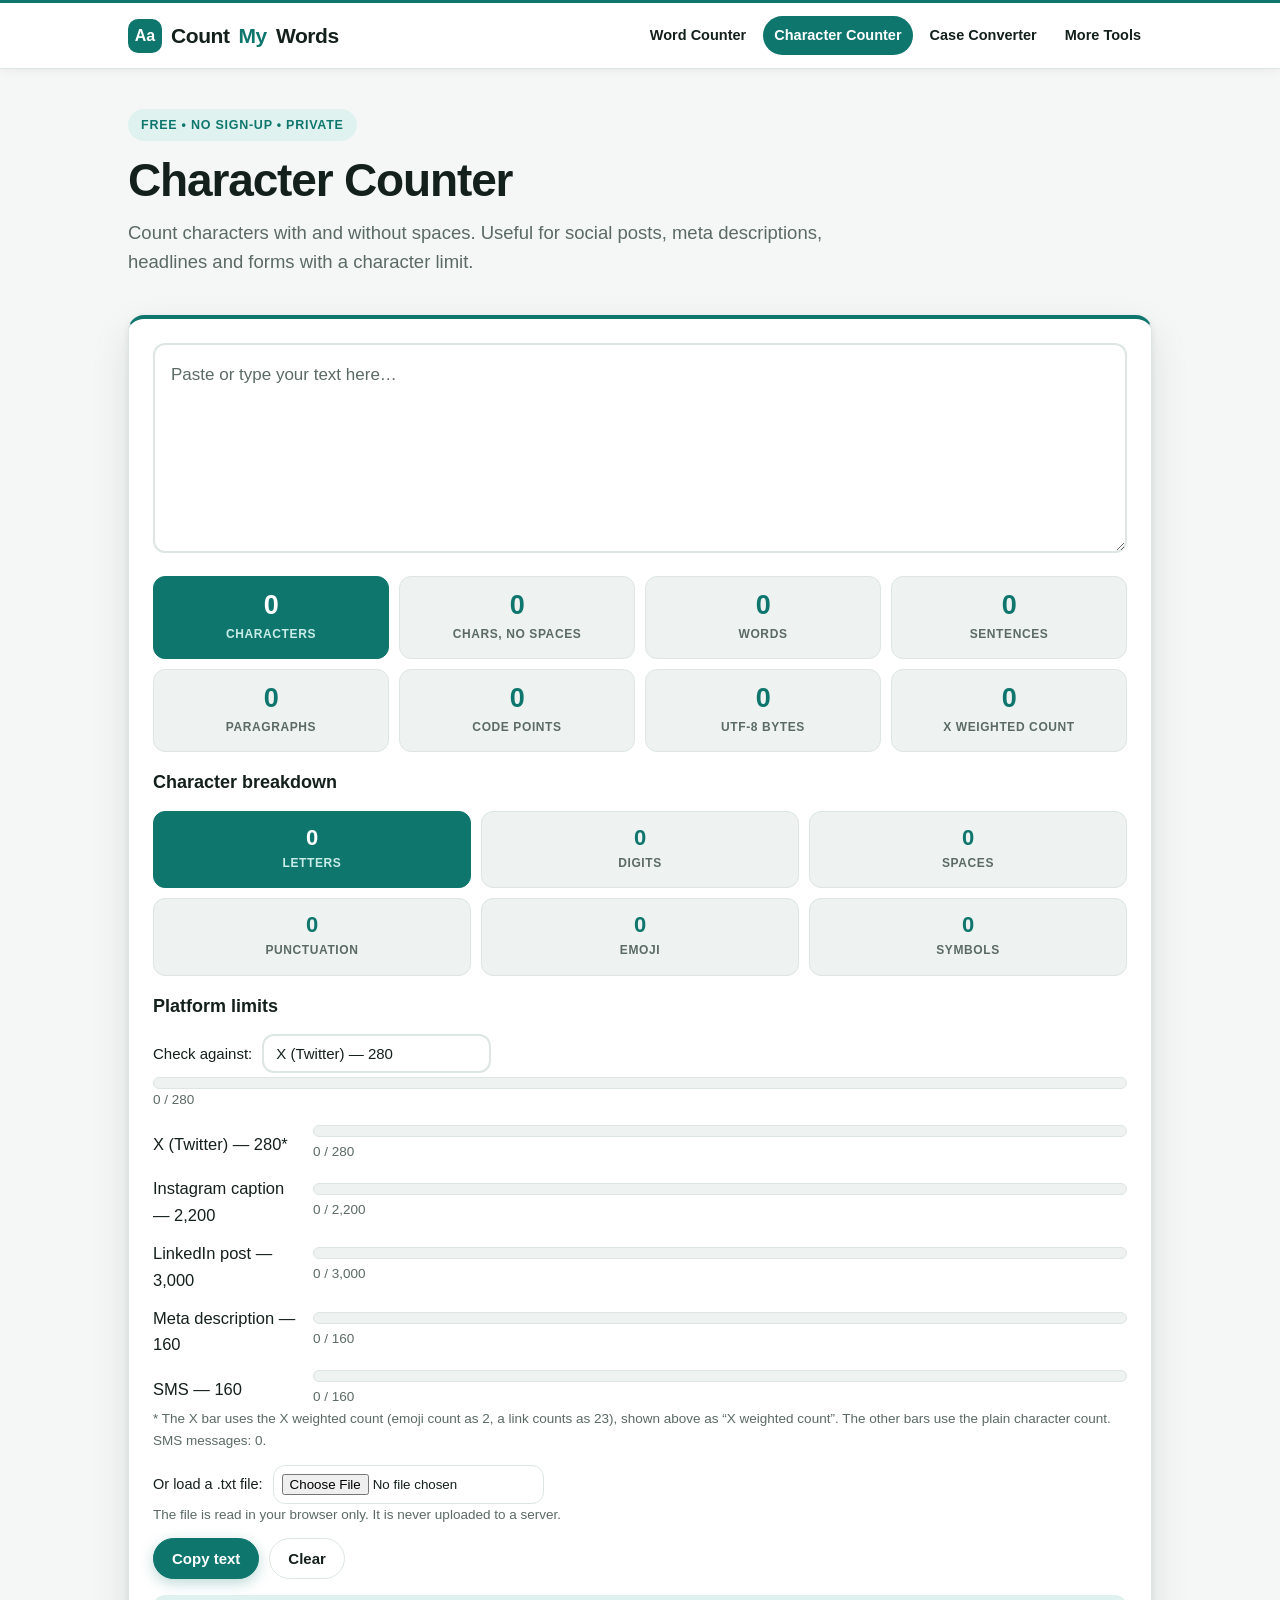
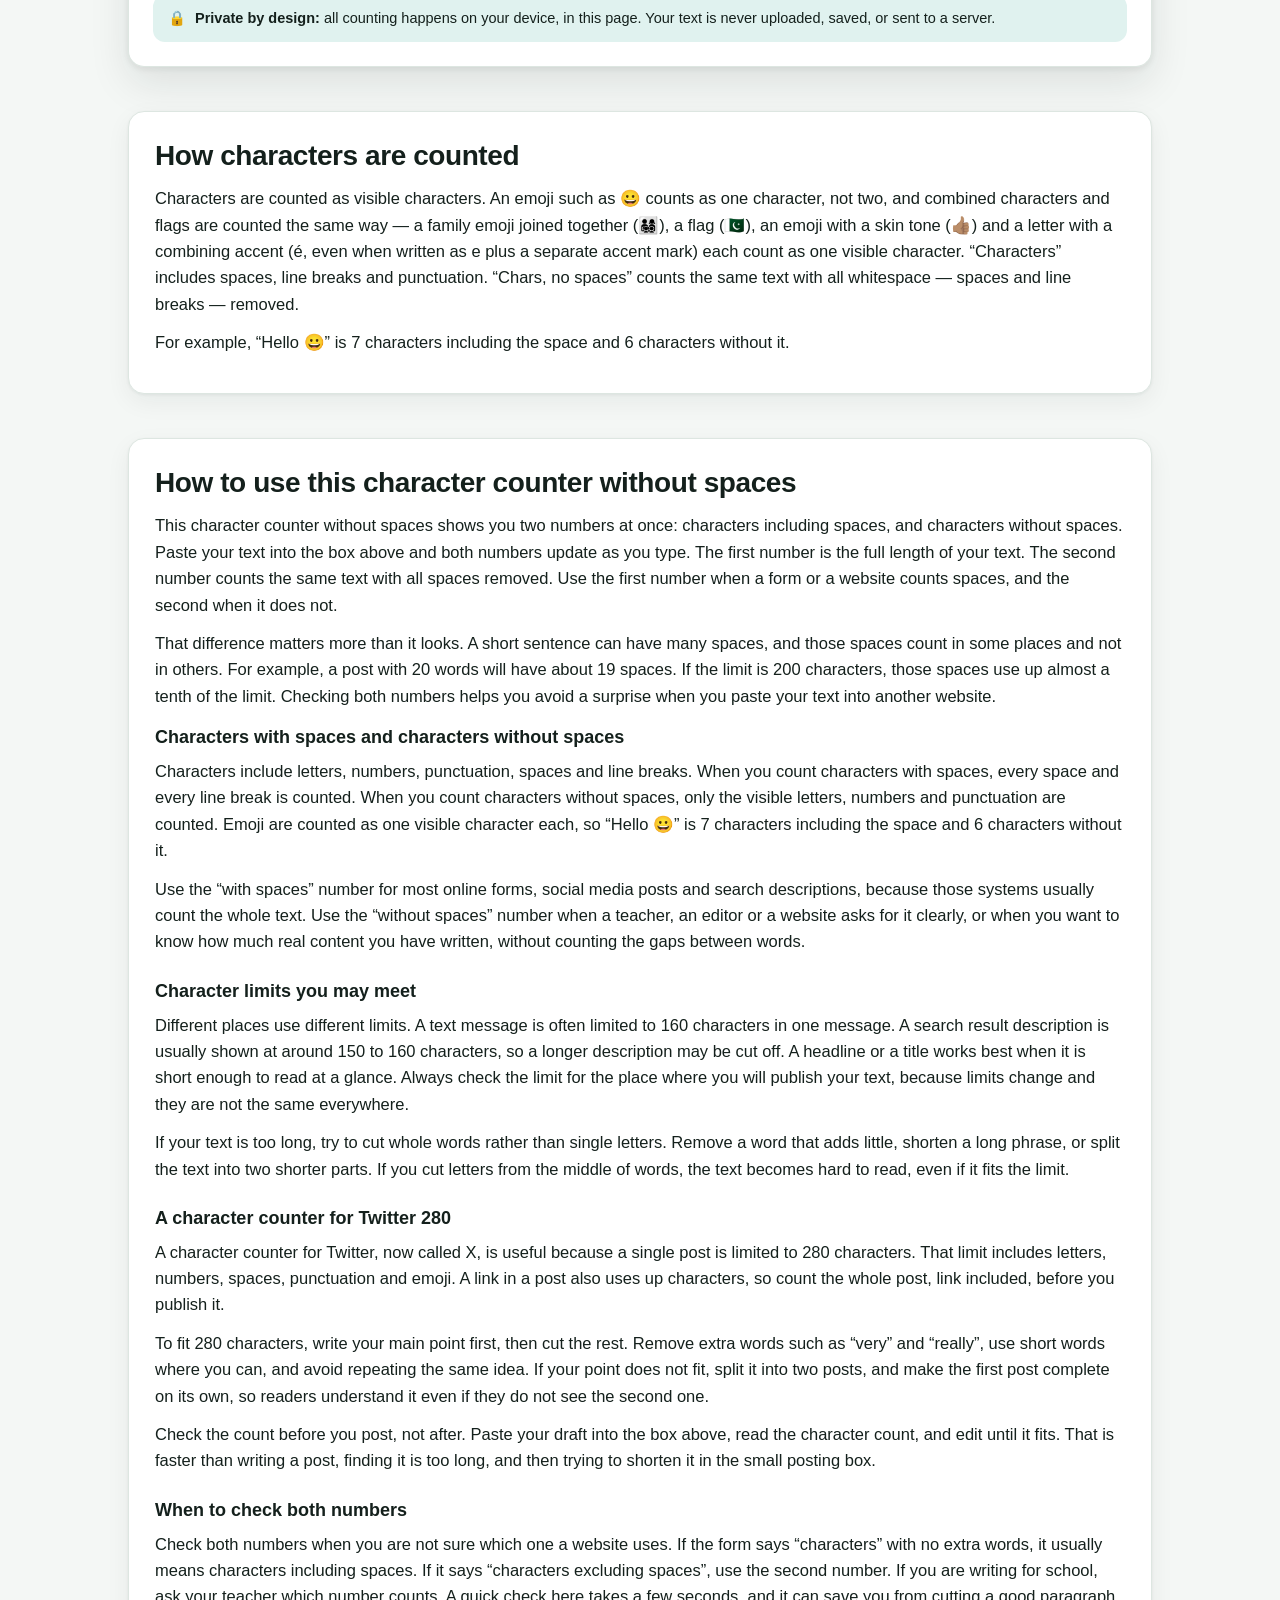
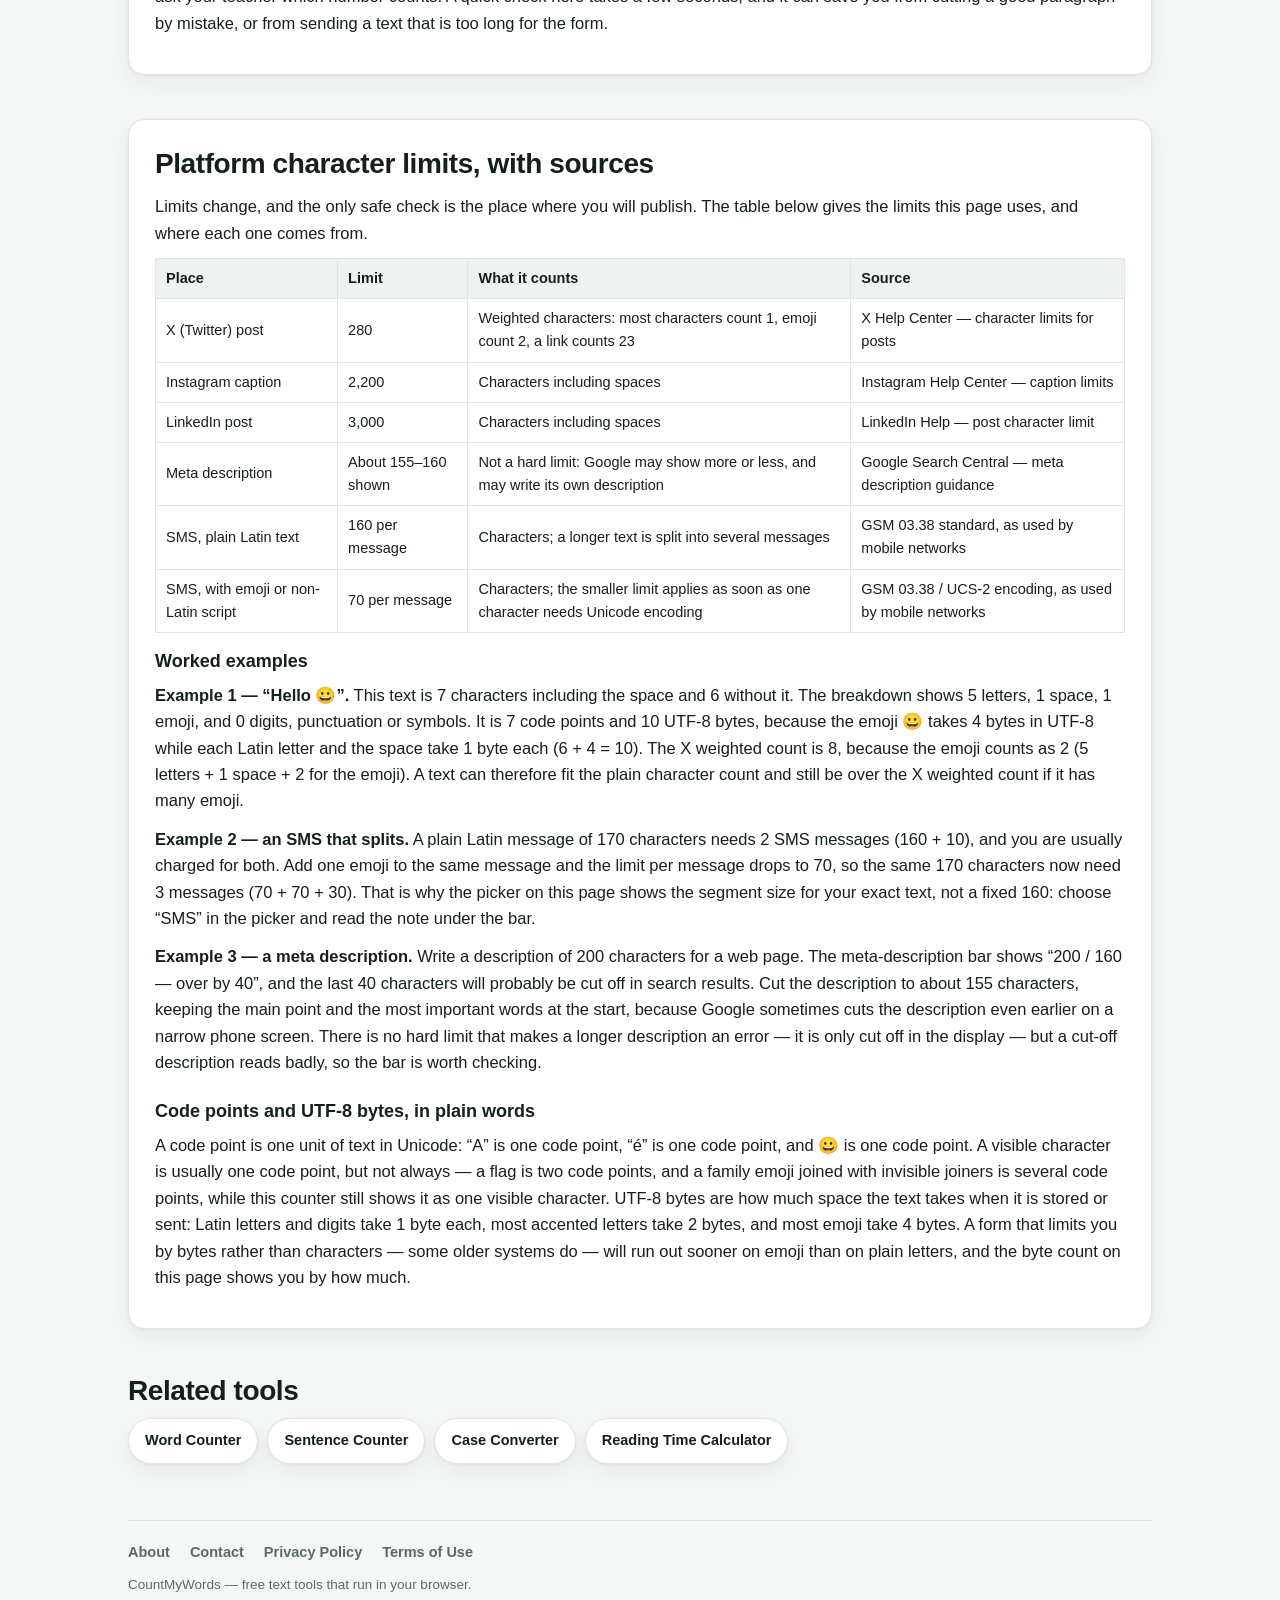
<file: character-counter/index.html>
<!doctype html>
<html lang="en">
<head>
<meta charset="utf-8"/>
<meta name="viewport" content="width=device-width, initial-scale=1, viewport-fit=cover"/>
<meta name="color-scheme" content="light dark"/>
<link rel="icon" type="image/png" sizes="48x48" href="../favicon-48x48.png"/>
<link rel="icon" type="image/png" sizes="512x512" href="../favicon.png"/>
<link rel="apple-touch-icon" href="../apple-touch-icon.png"/>
<title>Character Counter — Free Online Character Counter | CountMyWords</title>
<meta name="description" content="Free character counter. Count characters with and without spaces — emoji count as one visible character. Also shows words, sentences and paragraphs."/>
<link rel="canonical" href="https://countmywords.datawithsaqib.workers.dev/character-counter/"/>
<meta property="og:title" content="Character Counter — Free Online Character Counter | CountMyWords"/>
<meta property="og:description" content="Count characters with and without spaces. Emoji count as one visible character. Free, no sign-up."/>
<meta property="og:type" content="website"/>
<meta property="og:url" content="https://countmywords.datawithsaqib.workers.dev/character-counter/"/>
<link rel="stylesheet" href="../assets/style.css"/>
</head>
<body>
<header class="site-header">
  <div class="wrap">
    <a class="logo" href="../">Count<span>My</span>Words</a>
    <nav class="main-nav" aria-label="Main navigation">
      <a href="../word-counter/">Word Counter</a>
      <a href="../character-counter/" aria-current="page">Character Counter</a>
      <a href="../case-converter/">Case Converter</a>
      <details>
        <summary>More Tools</summary>
        <div class="menu">
          <a href="../sentence-counter/">Sentence Counter</a>
          <a href="../reading-time-calculator/">Reading Time Calculator</a>
        </div>
      </details>
    </nav>
  </div>
</header>
<div class="wrap">
<main data-tool="characters">
  <header class="hero">
    <h1>Character Counter</h1>
    <p class="lede">Count characters with and without spaces. Useful for social posts, meta descriptions, headlines and forms with a character limit.</p>
  </header>
  <section aria-label="Character counter tool" style="margin-top:20px">
    <div class="card tool-card">
      <label class="sr" for="mainText">Your text</label>
      <textarea id="mainText" placeholder="Paste or type your text here…"></textarea>
      <div class="stats">
        <div class="stat"><b id="stChars">0</b><span>Characters</span></div>
        <div class="stat"><b id="stCharsNo">0</b><span>Chars, no spaces</span></div>
        <div class="stat"><b id="stWords">0</b><span>Words</span></div>
        <div class="stat"><b id="stSent">0</b><span>Sentences</span></div>
        <div class="stat"><b id="stPara">0</b><span>Paragraphs</span></div>
        <div class="stat"><b id="stCodePoints">0</b><span>Code points</span></div>
        <div class="stat"><b id="stUtf8Bytes">0</b><span>UTF-8 bytes</span></div>
        <div class="stat"><b id="stXWeighted">0</b><span>X weighted count</span></div>
      </div>
      <h3 style="margin-top:16px">Character breakdown</h3>
      <div class="breakdown">
        <div class="stat"><b id="stLetters">0</b><span>Letters</span></div>
        <div class="stat"><b id="stDigits">0</b><span>Digits</span></div>
        <div class="stat"><b id="stSpaces">0</b><span>Spaces</span></div>
        <div class="stat"><b id="stPunct">0</b><span>Punctuation</span></div>
        <div class="stat"><b id="stEmoji">0</b><span>Emoji</span></div>
        <div class="stat"><b id="stSymbols">0</b><span>Symbols</span></div>
      </div>
      <h3 style="margin-top:16px">Platform limits</h3>
      <div class="speed-row">
        <label for="charPlatform">Check against:</label>
        <select id="charPlatform">
          <option value="x" selected>X (Twitter) — 280</option>
          <option value="sms">SMS — 160 / 70 per message</option>
          <option value="instagram">Instagram caption — 2,200</option>
          <option value="linkedin">LinkedIn post — 3,000</option>
          <option value="meta">Meta description — 160</option>
        </select>
      </div>
      <div class="limit-bar"><span class="limit-fill" id="charPickedFill"></span></div>
      <p class="small" id="charPickedText">0 / 280</p>
      <p class="small" id="charSmsNote"></p>
      <div class="limit-list">
        <div class="limit-row"><span>X (Twitter) — 280*</span><div><div class="limit-bar"><span class="limit-fill" id="limitXFill"></span></div><span class="small" id="limitXText">0 / 280</span></div></div>
        <div class="limit-row"><span>Instagram caption — 2,200</span><div><div class="limit-bar"><span class="limit-fill" id="limitInstagramFill"></span></div><span class="small" id="limitInstagramText">0 / 2,200</span></div></div>
        <div class="limit-row"><span>LinkedIn post — 3,000</span><div><div class="limit-bar"><span class="limit-fill" id="limitLinkedInFill"></span></div><span class="small" id="limitLinkedInText">0 / 3,000</span></div></div>
        <div class="limit-row"><span>Meta description — 160</span><div><div class="limit-bar"><span class="limit-fill" id="limitMetaFill"></span></div><span class="small" id="limitMetaText">0 / 160</span></div></div>
        <div class="limit-row"><span>SMS — 160</span><div><div class="limit-bar"><span class="limit-fill" id="limitSmsFill"></span></div><span class="small" id="limitSmsText">0 / 160</span></div></div>
      </div>
      <p class="small">* The X bar uses the X weighted count (emoji count as 2, a link counts as 23), shown above as &ldquo;X weighted count&rdquo;. The other bars use the plain character count. SMS messages: <span id="stSmsSegments">0</span>.</p>
      <div class="file-row">
        <label for="fileUploadChar">Or load a .txt file:</label>
        <input type="file" id="fileUploadChar" accept=".txt,text/plain"/>
        <span class="small" id="fileUploadCharMsg" role="status"></span>
      </div>
      <p class="small">The file is read in your browser only. It is never uploaded to a server.</p>
      <div class="btnrow">
        <button class="btn primary" id="btnCopy" type="button">Copy text</button>
        <button class="btn" id="btnClear" type="button">Clear</button>
        <span class="small" id="copyMsg" role="status"></span>
      </div>
      <div class="privacy-note">
        <span aria-hidden="true">🔒</span>
        <span><strong>Private by design:</strong> all counting happens on your device, in this page. Your text is never uploaded, saved, or sent to a server.</span>
      </div>
    </div>
  </section>
  <section class="info-card" aria-label="How characters are counted">
    <h2>How characters are counted</h2>
    <p>Characters are counted as visible characters. An emoji such as 😀 counts as one character, not two, and combined characters and flags are counted the same way — a family emoji joined together (👨‍👩‍👧‍👦), a flag (🇵🇰), an emoji with a skin tone (👍🏽) and a letter with a combining accent (é, even when written as e plus a separate accent mark) each count as one visible character. &ldquo;Characters&rdquo; includes spaces, line breaks and punctuation. &ldquo;Chars, no spaces&rdquo; counts the same text with all whitespace — spaces and line breaks — removed.</p>
    <p>For example, &ldquo;Hello 😀&rdquo; is 7 characters including the space and 6 characters without it.</p>
  </section>

  <section class="info-card" aria-label="How to use the character counter without spaces">
    <h2>How to use this character counter without spaces</h2>
    <p>This character counter without spaces shows you two numbers at once: characters including spaces, and characters without spaces. Paste your text into the box above and both numbers update as you type. The first number is the full length of your text. The second number counts the same text with all spaces removed. Use the first number when a form or a website counts spaces, and the second when it does not.</p>
    <p>That difference matters more than it looks. A short sentence can have many spaces, and those spaces count in some places and not in others. For example, a post with 20 words will have about 19 spaces. If the limit is 200 characters, those spaces use up almost a tenth of the limit. Checking both numbers helps you avoid a surprise when you paste your text into another website.</p>
    <h3>Characters with spaces and characters without spaces</h3>
    <p>Characters include letters, numbers, punctuation, spaces and line breaks. When you count characters with spaces, every space and every line break is counted. When you count characters without spaces, only the visible letters, numbers and punctuation are counted. Emoji are counted as one visible character each, so &ldquo;Hello 😀&rdquo; is 7 characters including the space and 6 characters without it.</p>
    <p>Use the &ldquo;with spaces&rdquo; number for most online forms, social media posts and search descriptions, because those systems usually count the whole text. Use the &ldquo;without spaces&rdquo; number when a teacher, an editor or a website asks for it clearly, or when you want to know how much real content you have written, without counting the gaps between words.</p>
    <h3>Character limits you may meet</h3>
    <p>Different places use different limits. A text message is often limited to 160 characters in one message. A search result description is usually shown at around 150 to 160 characters, so a longer description may be cut off. A headline or a title works best when it is short enough to read at a glance. Always check the limit for the place where you will publish your text, because limits change and they are not the same everywhere.</p>
    <p>If your text is too long, try to cut whole words rather than single letters. Remove a word that adds little, shorten a long phrase, or split the text into two shorter parts. If you cut letters from the middle of words, the text becomes hard to read, even if it fits the limit.</p>
    <h3>A character counter for Twitter 280</h3>
    <p>A character counter for Twitter, now called X, is useful because a single post is limited to 280 characters. That limit includes letters, numbers, spaces, punctuation and emoji. A link in a post also uses up characters, so count the whole post, link included, before you publish it.</p>
    <p>To fit 280 characters, write your main point first, then cut the rest. Remove extra words such as &ldquo;very&rdquo; and &ldquo;really&rdquo;, use short words where you can, and avoid repeating the same idea. If your point does not fit, split it into two posts, and make the first post complete on its own, so readers understand it even if they do not see the second one.</p>
    <p>Check the count before you post, not after. Paste your draft into the box above, read the character count, and edit until it fits. That is faster than writing a post, finding it is too long, and then trying to shorten it in the small posting box.</p>
    <h3>When to check both numbers</h3>
    <p>Check both numbers when you are not sure which one a website uses. If the form says &ldquo;characters&rdquo; with no extra words, it usually means characters including spaces. If it says &ldquo;characters excluding spaces&rdquo;, use the second number. If you are writing for school, ask your teacher which number counts. A quick check here takes a few seconds, and it can save you from cutting a good paragraph by mistake, or from sending a text that is too long for the form.</p>
  </section>
  <section class="info-card" aria-label="Platform limits table and worked examples">
    <h2>Platform character limits, with sources</h2>
    <p>Limits change, and the only safe check is the place where you will publish. The table below gives the limits this page uses, and where each one comes from.</p>
    <div class="table-scroll">
    <table class="ref">
      <thead><tr><th>Place</th><th>Limit</th><th>What it counts</th><th>Source</th></tr></thead>
      <tbody>
        <tr><td>X (Twitter) post</td><td>280</td><td>Weighted characters: most characters count 1, emoji count 2, a link counts 23</td><td>X Help Center — character limits for posts</td></tr>
        <tr><td>Instagram caption</td><td>2,200</td><td>Characters including spaces</td><td>Instagram Help Center — caption limits</td></tr>
        <tr><td>LinkedIn post</td><td>3,000</td><td>Characters including spaces</td><td>LinkedIn Help — post character limit</td></tr>
        <tr><td>Meta description</td><td>About 155–160 shown</td><td>Not a hard limit: Google may show more or less, and may write its own description</td><td>Google Search Central — meta description guidance</td></tr>
        <tr><td>SMS, plain Latin text</td><td>160 per message</td><td>Characters; a longer text is split into several messages</td><td>GSM 03.38 standard, as used by mobile networks</td></tr>
        <tr><td>SMS, with emoji or non-Latin script</td><td>70 per message</td><td>Characters; the smaller limit applies as soon as one character needs Unicode encoding</td><td>GSM 03.38 / UCS-2 encoding, as used by mobile networks</td></tr>
      </tbody>
    </table>
    </div>
    <h3>Worked examples</h3>
    <p><strong>Example 1 — &ldquo;Hello 😀&rdquo;.</strong> This text is 7 characters including the space and 6 without it. The breakdown shows 5 letters, 1 space, 1 emoji, and 0 digits, punctuation or symbols. It is 7 code points and 10 UTF-8 bytes, because the emoji 😀 takes 4 bytes in UTF-8 while each Latin letter and the space take 1 byte each (6 + 4 = 10). The X weighted count is 8, because the emoji counts as 2 (5 letters + 1 space + 2 for the emoji). A text can therefore fit the plain character count and still be over the X weighted count if it has many emoji.</p>
    <p><strong>Example 2 — an SMS that splits.</strong> A plain Latin message of 170 characters needs 2 SMS messages (160 + 10), and you are usually charged for both. Add one emoji to the same message and the limit per message drops to 70, so the same 170 characters now need 3 messages (70 + 70 + 30). That is why the picker on this page shows the segment size for your exact text, not a fixed 160: choose &ldquo;SMS&rdquo; in the picker and read the note under the bar.</p>
    <p><strong>Example 3 — a meta description.</strong> Write a description of 200 characters for a web page. The meta-description bar shows &ldquo;200 / 160 — over by 40&rdquo;, and the last 40 characters will probably be cut off in search results. Cut the description to about 155 characters, keeping the main point and the most important words at the start, because Google sometimes cuts the description even earlier on a narrow phone screen. There is no hard limit that makes a longer description an error — it is only cut off in the display — but a cut-off description reads badly, so the bar is worth checking.</p>
    <h3>Code points and UTF-8 bytes, in plain words</h3>
    <p>A code point is one unit of text in Unicode: &ldquo;A&rdquo; is one code point, &ldquo;é&rdquo; is one code point, and 😀 is one code point. A visible character is usually one code point, but not always — a flag is two code points, and a family emoji joined with invisible joiners is several code points, while this counter still shows it as one visible character. UTF-8 bytes are how much space the text takes when it is stored or sent: Latin letters and digits take 1 byte each, most accented letters take 2 bytes, and most emoji take 4 bytes. A form that limits you by bytes rather than characters — some older systems do — will run out sooner on emoji than on plain letters, and the byte count on this page shows you by how much.</p>
  </section>
  <section aria-label="Related tools">
    <h2>Related tools</h2>
    <div class="tool-links">
      <a href="../word-counter/">Word Counter</a>
      <a href="../sentence-counter/">Sentence Counter</a>
      <a href="../case-converter/">Case Converter</a>
      <a href="../reading-time-calculator/">Reading Time Calculator</a>
    </div>
  </section>
</main>
<footer class="site-footer">
  <nav aria-label="Footer">
    <a href="../about/">About</a>
    <a href="../contact/">Contact</a>
    <a href="../privacy/">Privacy Policy</a>
    <a href="../terms/">Terms of Use</a>
  </nav>
  <p class="small">CountMyWords — free text tools that run in your browser.</p>
</footer>
</div>
<script src="../assets/app.js"></script>
</body>
</html>
</file>
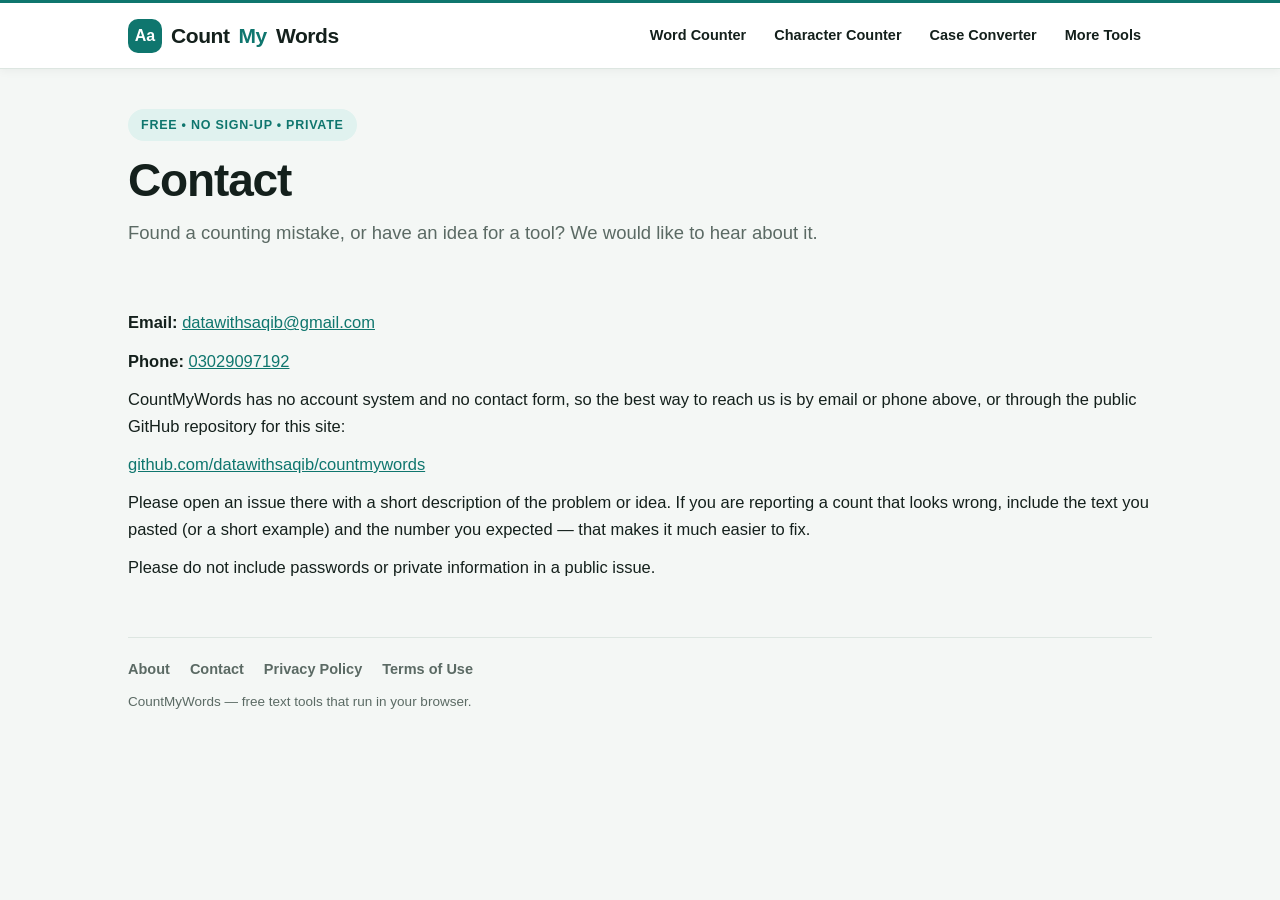
<file: contact/index.html>
<!doctype html>
<html lang="en">
<head>
<meta charset="utf-8"/>
<meta name="viewport" content="width=device-width, initial-scale=1, viewport-fit=cover"/>
<meta name="color-scheme" content="light dark"/>
<link rel="icon" type="image/png" sizes="48x48" href="../favicon-48x48.png"/>
<link rel="icon" type="image/png" sizes="512x512" href="../favicon.png"/>
<link rel="apple-touch-icon" href="../apple-touch-icon.png"/>
<title>Contact — CountMyWords</title>
<meta name="description" content="Contact CountMyWords: report a counting mistake, suggest a tool, or ask a question through the public GitHub repository."/>
<link rel="canonical" href="https://countmywords.datawithsaqib.workers.dev/contact/"/>
<meta property="og:title" content="Contact — CountMyWords"/>
<meta property="og:description" content="Report a problem or suggest a tool through the public GitHub repository."/>
<meta property="og:type" content="website"/>
<meta property="og:url" content="https://countmywords.datawithsaqib.workers.dev/contact/"/>
<link rel="stylesheet" href="../assets/style.css"/>
</head>
<body>
<header class="site-header">
  <div class="wrap">
    <a class="logo" href="../">Count<span>My</span>Words</a>
    <nav class="main-nav" aria-label="Main navigation">
      <a href="../word-counter/">Word Counter</a>
      <a href="../character-counter/">Character Counter</a>
      <a href="../case-converter/">Case Converter</a>
      <details>
        <summary>More Tools</summary>
        <div class="menu">
          <a href="../sentence-counter/">Sentence Counter</a>
          <a href="../reading-time-calculator/">Reading Time Calculator</a>
        </div>
      </details>
    </nav>
  </div>
</header>
<div class="wrap">
<main>
  <header class="hero">
    <h1>Contact</h1>
    <p class="lede">Found a counting mistake, or have an idea for a tool? We would like to hear about it.</p>
  </header>
  <section>
    <p><strong>Email:</strong> <a href="mailto:datawithsaqib@gmail.com">datawithsaqib@gmail.com</a></p>
    <p><strong>Phone:</strong> <a href="tel:+923029097192">03029097192</a></p>
    <p>CountMyWords has no account system and no contact form, so the best way to reach us is by email or phone above, or through the public GitHub repository for this site:</p>
    <p><a href="https://github.com/datawithsaqib/countmywords">github.com/datawithsaqib/countmywords</a></p>
    <p>Please open an issue there with a short description of the problem or idea. If you are reporting a count that looks wrong, include the text you pasted (or a short example) and the number you expected — that makes it much easier to fix.</p>
    <p>Please do not include passwords or private information in a public issue.</p>
  </section>
</main>
<footer class="site-footer">
  <nav aria-label="Footer">
    <a href="../about/">About</a>
    <a href="../contact/" aria-current="page">Contact</a>
    <a href="../privacy/">Privacy Policy</a>
    <a href="../terms/">Terms of Use</a>
  </nav>
  <p class="small">CountMyWords — free text tools that run in your browser.</p>
</footer>
</div>
</body>
</html>
</file>
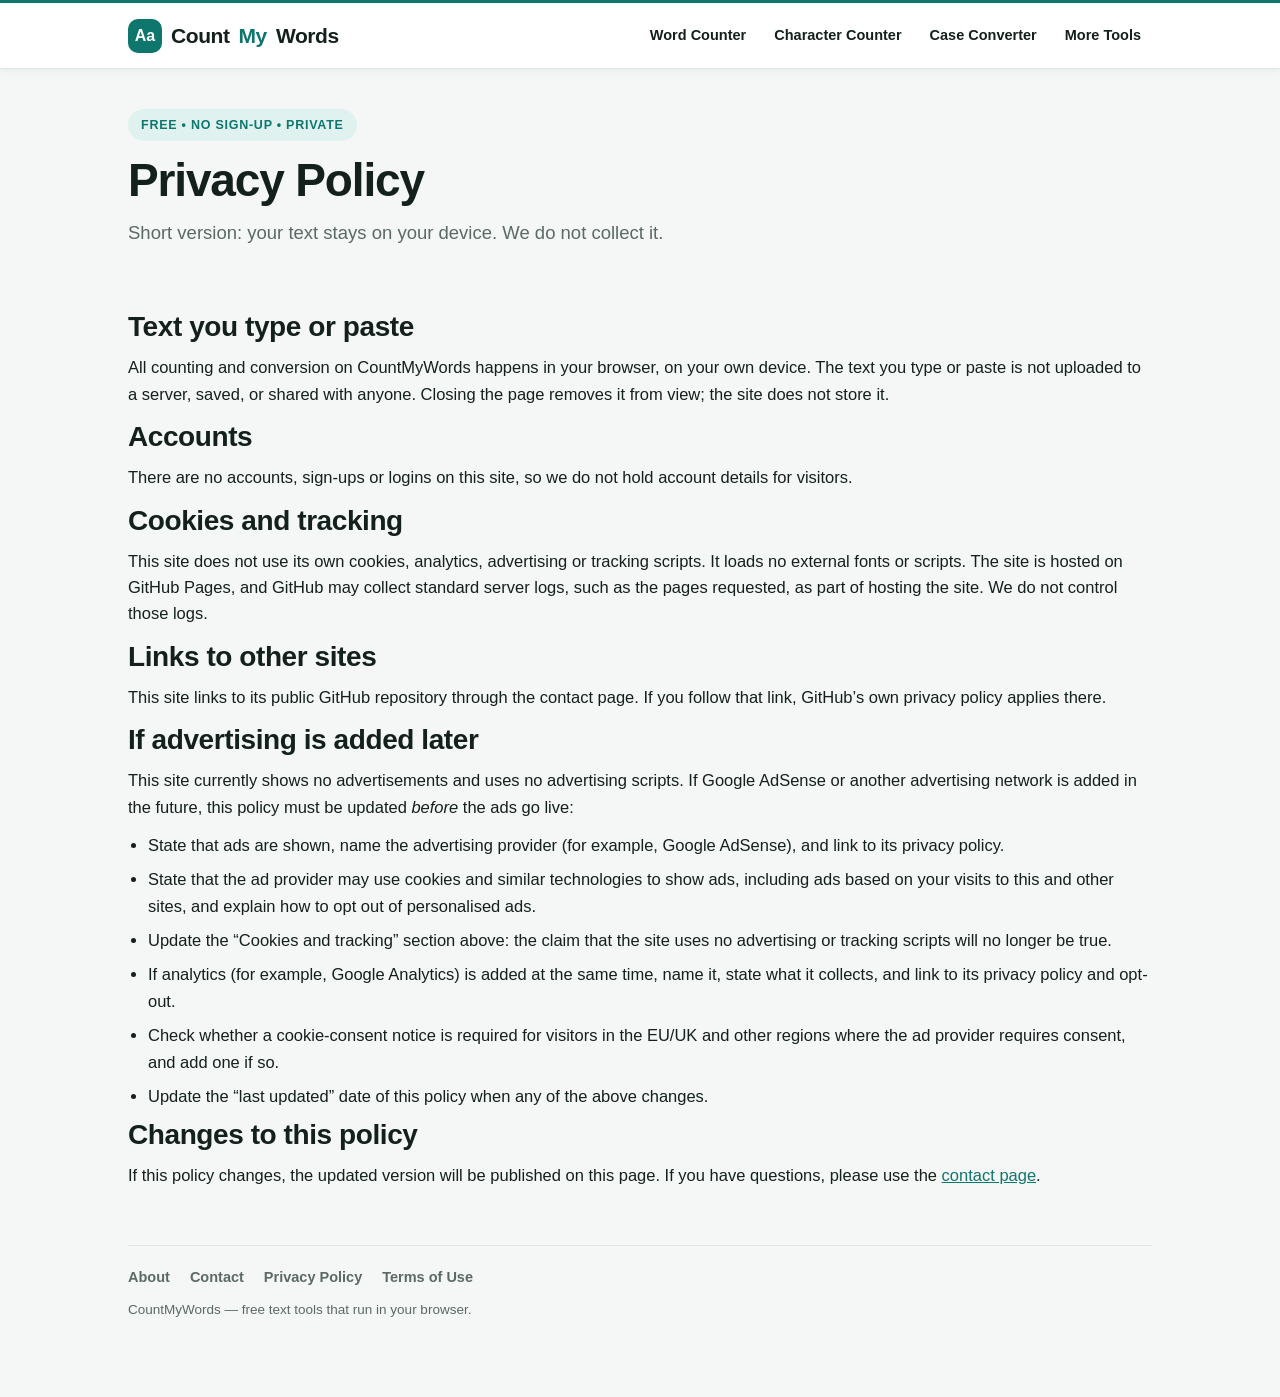
<file: privacy/index.html>
<!doctype html>
<html lang="en">
<head>
<meta charset="utf-8"/>
<meta name="viewport" content="width=device-width, initial-scale=1, viewport-fit=cover"/>
<meta name="color-scheme" content="light dark"/>
<link rel="icon" type="image/png" sizes="48x48" href="../favicon-48x48.png"/>
<link rel="icon" type="image/png" sizes="512x512" href="../favicon.png"/>
<link rel="apple-touch-icon" href="../apple-touch-icon.png"/>
<title>Privacy Policy — CountMyWords</title>
<meta name="description" content="Privacy policy for CountMyWords: your text is counted in your browser and never uploaded, saved or shared. No accounts, no tracking."/>
<link rel="canonical" href="https://countmywords.datawithsaqib.workers.dev/privacy/"/>
<meta property="og:title" content="Privacy Policy — CountMyWords"/>
<meta property="og:description" content="Your text is counted in your browser and never uploaded, saved or shared."/>
<meta property="og:type" content="website"/>
<meta property="og:url" content="https://countmywords.datawithsaqib.workers.dev/privacy/"/>
<link rel="stylesheet" href="../assets/style.css"/>
</head>
<body>
<header class="site-header">
  <div class="wrap">
    <a class="logo" href="../">Count<span>My</span>Words</a>
    <nav class="main-nav" aria-label="Main navigation">
      <a href="../word-counter/">Word Counter</a>
      <a href="../character-counter/">Character Counter</a>
      <a href="../case-converter/">Case Converter</a>
      <details>
        <summary>More Tools</summary>
        <div class="menu">
          <a href="../sentence-counter/">Sentence Counter</a>
          <a href="../reading-time-calculator/">Reading Time Calculator</a>
        </div>
      </details>
    </nav>
  </div>
</header>
<div class="wrap">
<main>
  <header class="hero">
    <h1>Privacy Policy</h1>
    <p class="lede">Short version: your text stays on your device. We do not collect it.</p>
  </header>
  <section>
    <h2>Text you type or paste</h2>
    <p>All counting and conversion on CountMyWords happens in your browser, on your own device. The text you type or paste is not uploaded to a server, saved, or shared with anyone. Closing the page removes it from view; the site does not store it.</p>
    <h2>Accounts</h2>
    <p>There are no accounts, sign-ups or logins on this site, so we do not hold account details for visitors.</p>
    <h2>Cookies and tracking</h2>
    <p>This site does not use its own cookies, analytics, advertising or tracking scripts. It loads no external fonts or scripts. The site is hosted on GitHub Pages, and GitHub may collect standard server logs, such as the pages requested, as part of hosting the site. We do not control those logs.</p>
    <h2>Links to other sites</h2>
    <p>This site links to its public GitHub repository through the contact page. If you follow that link, GitHub&rsquo;s own privacy policy applies there.</p>
    <h2>If advertising is added later</h2>
    <p>This site currently shows no advertisements and uses no advertising scripts. If Google AdSense or another advertising network is added in the future, this policy must be updated <em>before</em> the ads go live:</p>
    <ul class="plain">
      <li>State that ads are shown, name the advertising provider (for example, Google AdSense), and link to its privacy policy.</li>
      <li>State that the ad provider may use cookies and similar technologies to show ads, including ads based on your visits to this and other sites, and explain how to opt out of personalised ads.</li>
      <li>Update the &ldquo;Cookies and tracking&rdquo; section above: the claim that the site uses no advertising or tracking scripts will no longer be true.</li>
      <li>If analytics (for example, Google Analytics) is added at the same time, name it, state what it collects, and link to its privacy policy and opt-out.</li>
      <li>Check whether a cookie-consent notice is required for visitors in the EU/UK and other regions where the ad provider requires consent, and add one if so.</li>
      <li>Update the &ldquo;last updated&rdquo; date of this policy when any of the above changes.</li>
    </ul>
    <h2>Changes to this policy</h2>
    <p>If this policy changes, the updated version will be published on this page. If you have questions, please use the <a href="../contact/">contact page</a>.</p>
  </section>
</main>
<footer class="site-footer">
  <nav aria-label="Footer">
    <a href="../about/">About</a>
    <a href="../contact/">Contact</a>
    <a href="../privacy/" aria-current="page">Privacy Policy</a>
    <a href="../terms/">Terms of Use</a>
  </nav>
  <p class="small">CountMyWords — free text tools that run in your browser.</p>
</footer>
</div>
</body>
</html>
</file>
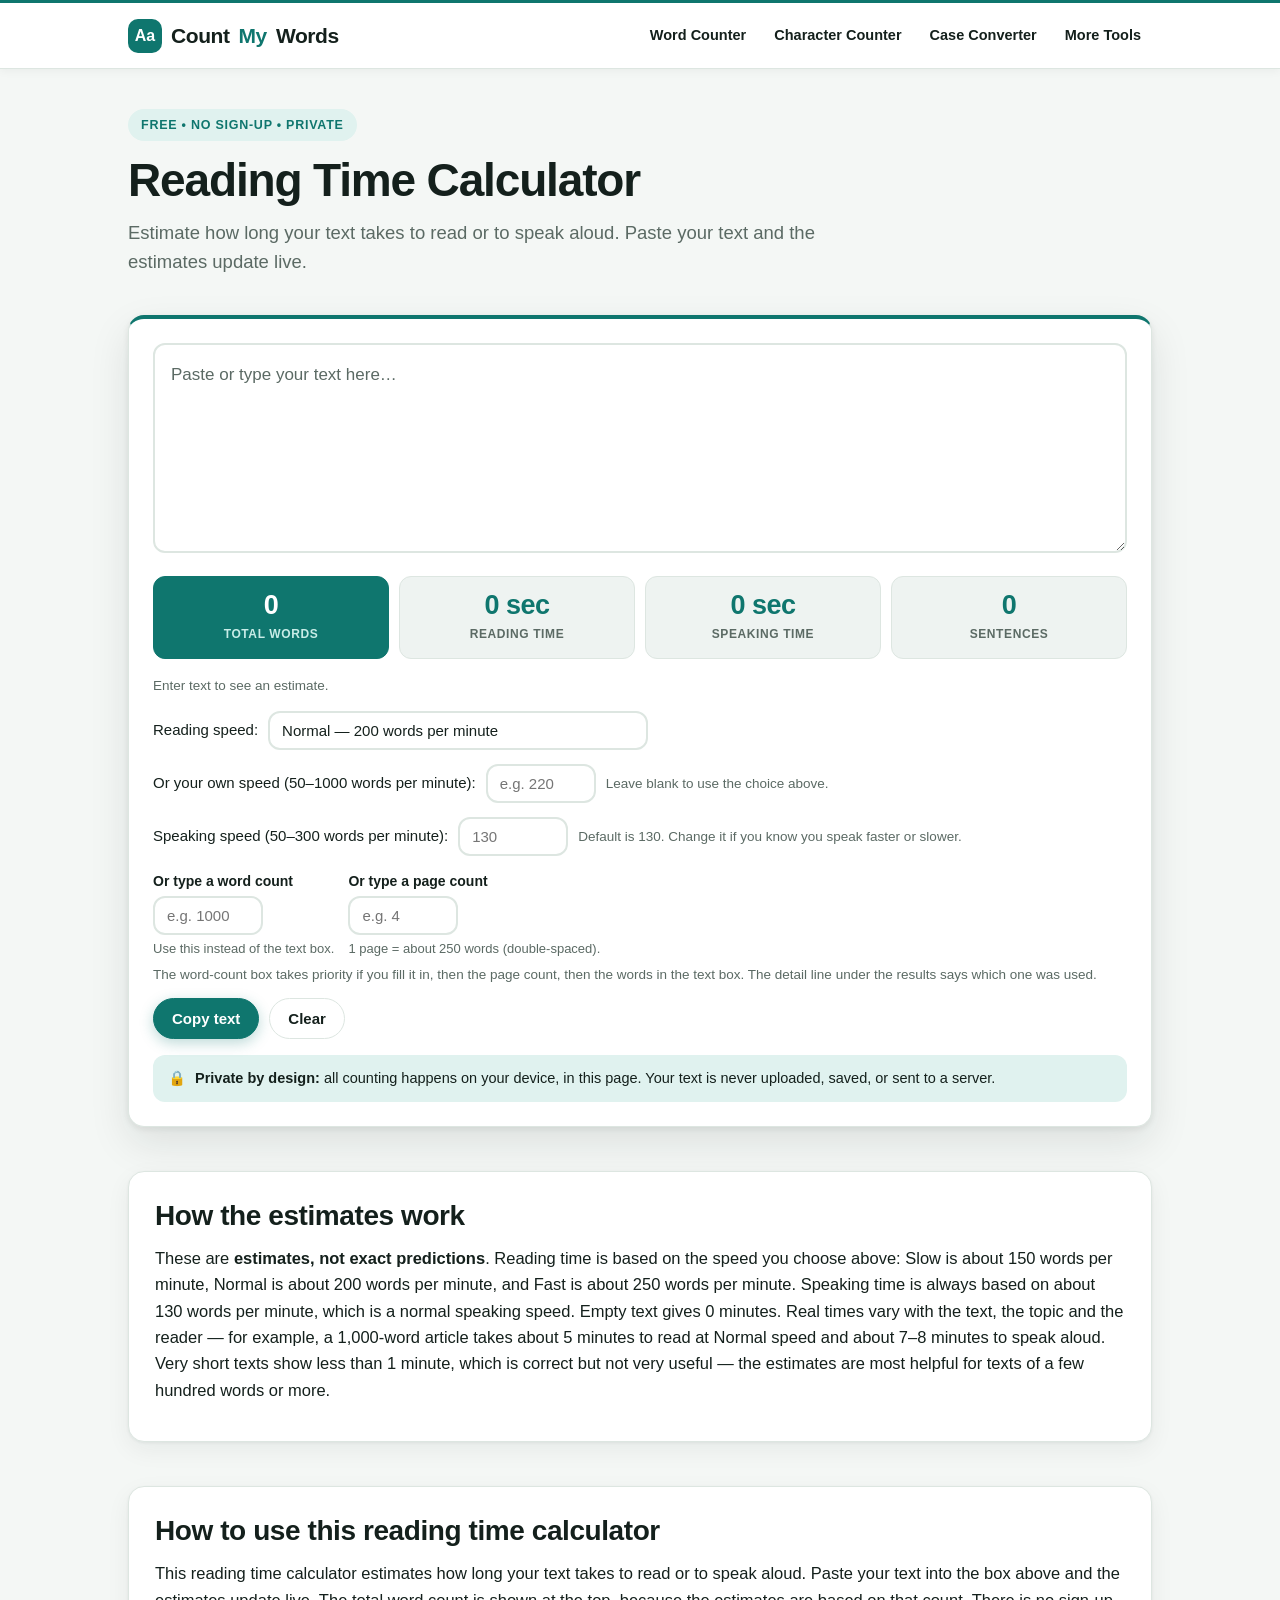
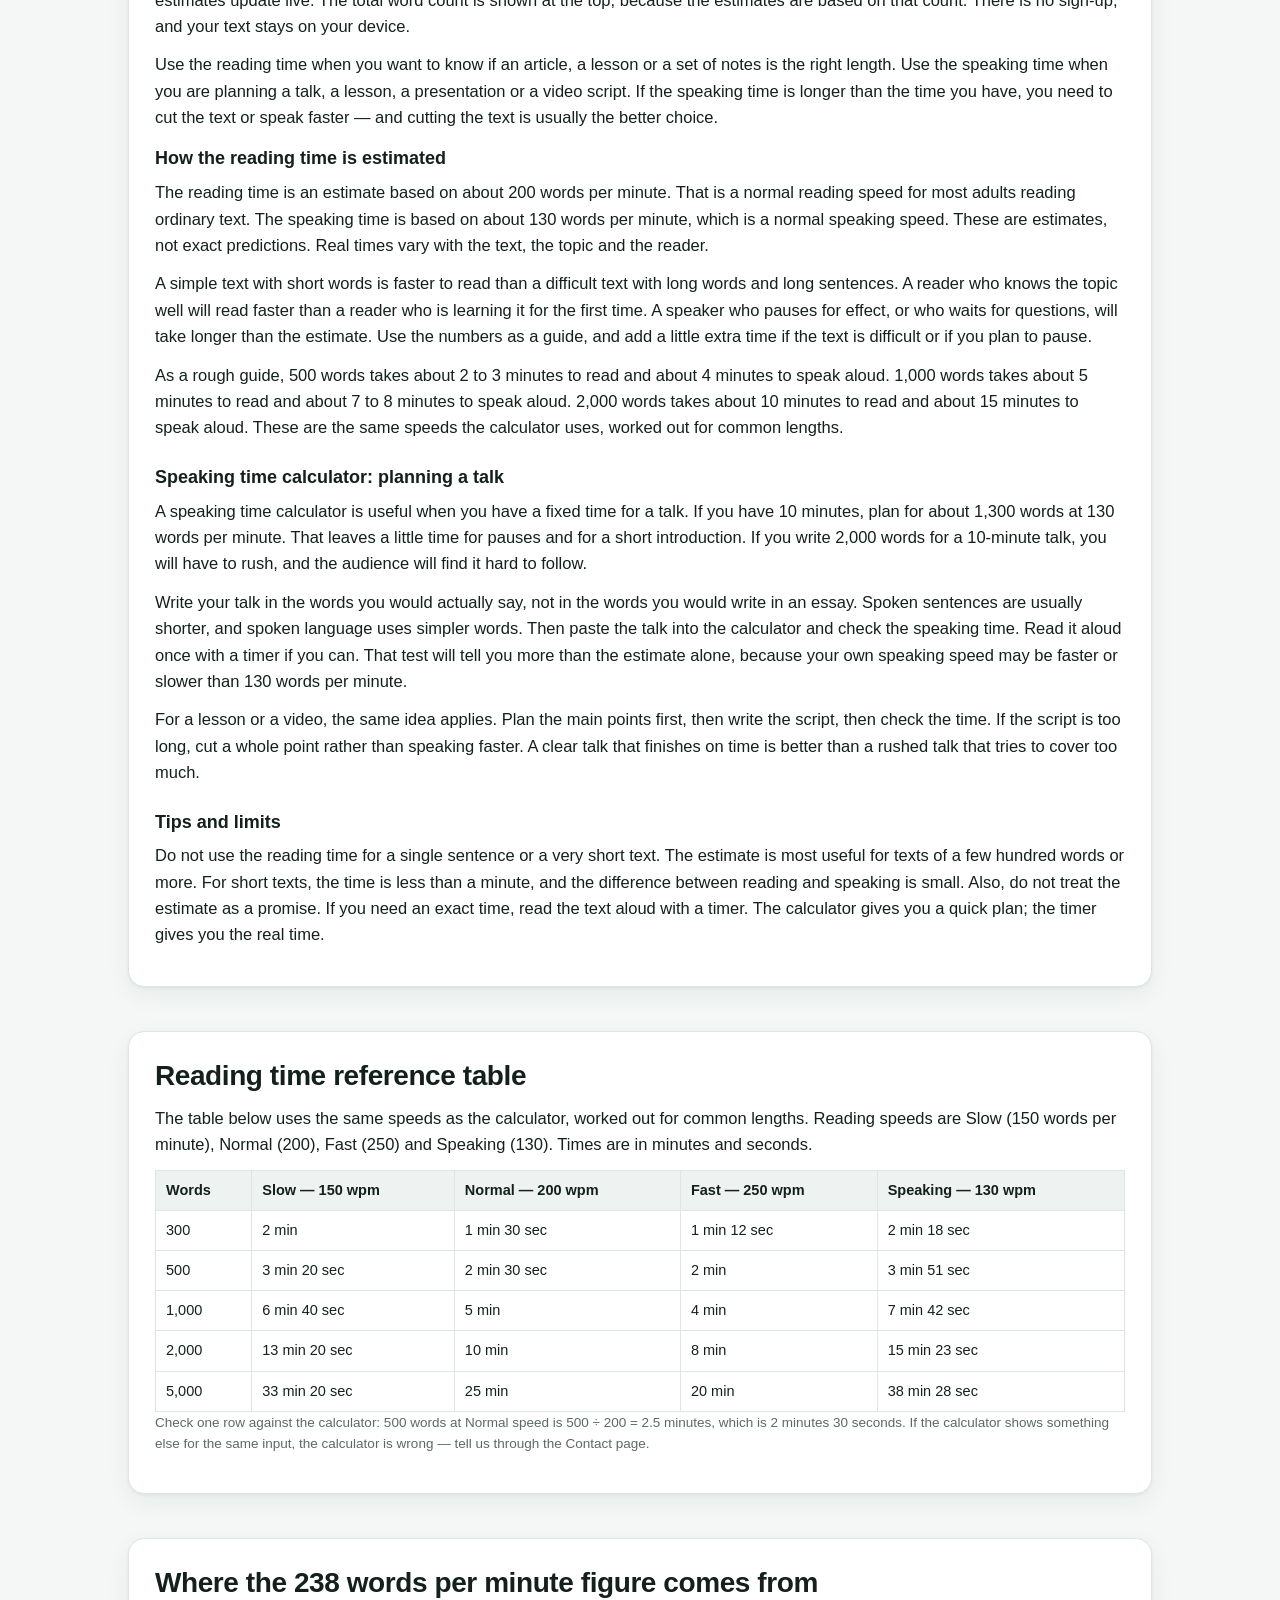
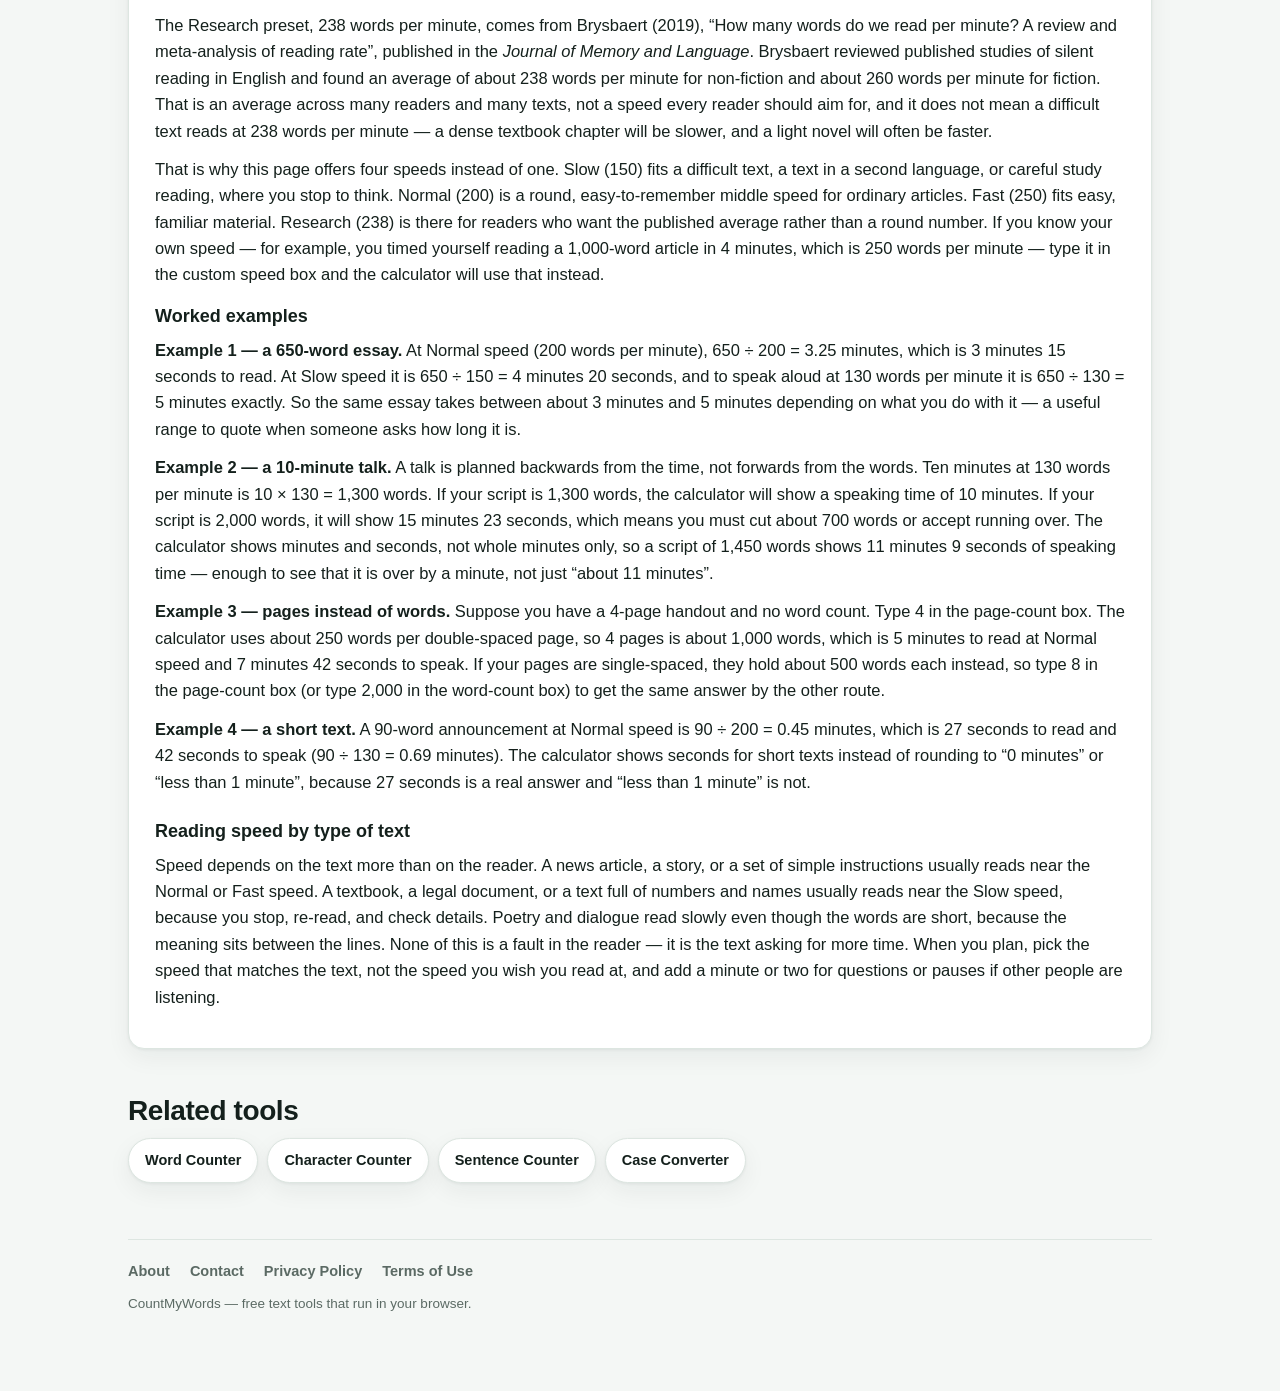
<file: reading-time-calculator/index.html>
<!doctype html>
<html lang="en">
<head>
<meta charset="utf-8"/>
<meta name="viewport" content="width=device-width, initial-scale=1, viewport-fit=cover"/>
<meta name="color-scheme" content="light dark"/>
<link rel="icon" type="image/png" sizes="48x48" href="../favicon-48x48.png"/>
<link rel="icon" type="image/png" sizes="512x512" href="../favicon.png"/>
<link rel="apple-touch-icon" href="../apple-touch-icon.png"/>
<title>Reading Time Calculator — Free Reading &amp; Speaking Time | CountMyWords</title>
<meta name="description" content="Free reading time calculator. Estimate how long your text takes to read or speak aloud, from its word count — no sign-up, text stays on your device."/>
<link rel="canonical" href="https://countmywords.datawithsaqib.workers.dev/reading-time-calculator/"/>
<meta property="og:title" content="Reading Time Calculator — Free Reading &amp; Speaking Time | CountMyWords"/>
<meta property="og:description" content="Estimate reading and speaking time from your word count. Free, no sign-up."/>
<meta property="og:type" content="website"/>
<meta property="og:url" content="https://countmywords.datawithsaqib.workers.dev/reading-time-calculator/"/>
<link rel="stylesheet" href="../assets/style.css"/>
</head>
<body>
<header class="site-header">
  <div class="wrap">
    <a class="logo" href="../">Count<span>My</span>Words</a>
    <nav class="main-nav" aria-label="Main navigation">
      <a href="../word-counter/">Word Counter</a>
      <a href="../character-counter/">Character Counter</a>
      <a href="../case-converter/">Case Converter</a>
      <details>
        <summary>More Tools</summary>
        <div class="menu">
          <a href="../sentence-counter/">Sentence Counter</a>
          <a href="../reading-time-calculator/" aria-current="page">Reading Time Calculator</a>
        </div>
      </details>
    </nav>
  </div>
</header>
<div class="wrap">
<main data-tool="reading">
  <header class="hero">
    <h1>Reading Time Calculator</h1>
    <p class="lede">Estimate how long your text takes to read or to speak aloud. Paste your text and the estimates update live.</p>
  </header>
  <section aria-label="Reading time calculator tool" style="margin-top:20px">
    <div class="card tool-card">
      <label class="sr" for="mainText">Your text</label>
      <textarea id="mainText" placeholder="Paste or type your text here…"></textarea>
      <div class="stats">
        <div class="stat"><b id="stWords">0</b><span>Total words</span></div>
        <div class="stat"><b id="stRead">0 min</b><span>Reading time</span></div>
        <div class="stat"><b id="stSpeak">0 min</b><span>Speaking time</span></div>
        <div class="stat"><b id="stSent">0</b><span>Sentences</span></div>
      </div>
      <p class="small" id="stReadDetail">Enter text to see an estimate.</p>
      <p class="small" id="stSpeakDetail"></p>
      <div class="speed-row">
        <label for="readSpeed">Reading speed:</label>
        <select id="readSpeed">
          <option value="150">Slow — 150 words per minute</option>
          <option value="200" selected>Normal — 200 words per minute</option>
          <option value="250">Fast — 250 words per minute</option>
          <option value="238">Research — 238 words per minute (Brysbaert, 2019)</option>
        </select>
      </div>
      <div class="speed-row">
        <label for="readSpeedCustom">Or your own speed (50–1000 words per minute):</label>
        <input type="number" id="readSpeedCustom" min="50" max="1000" step="1" placeholder="e.g. 220" aria-label="Custom reading speed in words per minute"/>
        <span class="small">Leave blank to use the choice above.</span>
      </div>
      <div class="speed-row">
        <label for="speakSpeedCustom">Speaking speed (50–300 words per minute):</label>
        <input type="number" id="speakSpeedCustom" min="50" max="300" step="1" placeholder="130" aria-label="Custom speaking speed in words per minute"/>
        <span class="small">Default is 130. Change it if you know you speak faster or slower.</span>
      </div>
      <div class="alt-inputs">
        <label>Or type a word count<input type="number" id="wordCountInput" min="1" step="1" placeholder="e.g. 1000" aria-label="Word count"/><span>Use this instead of the text box.</span></label>
        <label>Or type a page count<input type="number" id="pageCountInput" min="0.5" step="0.5" placeholder="e.g. 4" aria-label="Page count"/><span>1 page = about 250 words (double-spaced).</span></label>
      </div>
      <p class="small">The word-count box takes priority if you fill it in, then the page count, then the words in the text box. The detail line under the results says which one was used.</p>
      <div class="btnrow">
        <button class="btn primary" id="btnCopy" type="button">Copy text</button>
        <button class="btn" id="btnClear" type="button">Clear</button>
        <span class="small" id="copyMsg" role="status"></span>
      </div>
      <div class="privacy-note">
        <span aria-hidden="true">🔒</span>
        <span><strong>Private by design:</strong> all counting happens on your device, in this page. Your text is never uploaded, saved, or sent to a server.</span>
      </div>
    </div>
  </section>
  <section class="info-card" aria-label="How the estimates work">
    <h2>How the estimates work</h2>
    <p>These are <strong>estimates, not exact predictions</strong>. Reading time is based on the speed you choose above: Slow is about 150 words per minute, Normal is about 200 words per minute, and Fast is about 250 words per minute. Speaking time is always based on about 130 words per minute, which is a normal speaking speed. Empty text gives 0 minutes. Real times vary with the text, the topic and the reader — for example, a 1,000-word article takes about 5 minutes to read at Normal speed and about 7–8 minutes to speak aloud. Very short texts show less than 1 minute, which is correct but not very useful — the estimates are most helpful for texts of a few hundred words or more.</p>
  </section>

  <section class="info-card" aria-label="How to use the reading time calculator">
    <h2>How to use this reading time calculator</h2>
    <p>This reading time calculator estimates how long your text takes to read or to speak aloud. Paste your text into the box above and the estimates update live. The total word count is shown at the top, because the estimates are based on that count. There is no sign-up, and your text stays on your device.</p>
    <p>Use the reading time when you want to know if an article, a lesson or a set of notes is the right length. Use the speaking time when you are planning a talk, a lesson, a presentation or a video script. If the speaking time is longer than the time you have, you need to cut the text or speak faster — and cutting the text is usually the better choice.</p>
    <h3>How the reading time is estimated</h3>
    <p>The reading time is an estimate based on about 200 words per minute. That is a normal reading speed for most adults reading ordinary text. The speaking time is based on about 130 words per minute, which is a normal speaking speed. These are estimates, not exact predictions. Real times vary with the text, the topic and the reader.</p>
    <p>A simple text with short words is faster to read than a difficult text with long words and long sentences. A reader who knows the topic well will read faster than a reader who is learning it for the first time. A speaker who pauses for effect, or who waits for questions, will take longer than the estimate. Use the numbers as a guide, and add a little extra time if the text is difficult or if you plan to pause.</p>
    <p>As a rough guide, 500 words takes about 2 to 3 minutes to read and about 4 minutes to speak aloud. 1,000 words takes about 5 minutes to read and about 7 to 8 minutes to speak aloud. 2,000 words takes about 10 minutes to read and about 15 minutes to speak aloud. These are the same speeds the calculator uses, worked out for common lengths.</p>
    <h3>Speaking time calculator: planning a talk</h3>
    <p>A speaking time calculator is useful when you have a fixed time for a talk. If you have 10 minutes, plan for about 1,300 words at 130 words per minute. That leaves a little time for pauses and for a short introduction. If you write 2,000 words for a 10-minute talk, you will have to rush, and the audience will find it hard to follow.</p>
    <p>Write your talk in the words you would actually say, not in the words you would write in an essay. Spoken sentences are usually shorter, and spoken language uses simpler words. Then paste the talk into the calculator and check the speaking time. Read it aloud once with a timer if you can. That test will tell you more than the estimate alone, because your own speaking speed may be faster or slower than 130 words per minute.</p>
    <p>For a lesson or a video, the same idea applies. Plan the main points first, then write the script, then check the time. If the script is too long, cut a whole point rather than speaking faster. A clear talk that finishes on time is better than a rushed talk that tries to cover too much.</p>
    <h3>Tips and limits</h3>
    <p>Do not use the reading time for a single sentence or a very short text. The estimate is most useful for texts of a few hundred words or more. For short texts, the time is less than a minute, and the difference between reading and speaking is small. Also, do not treat the estimate as a promise. If you need an exact time, read the text aloud with a timer. The calculator gives you a quick plan; the timer gives you the real time.</p>
  </section>
  <section class="info-card" aria-label="Reading time reference table">
    <h2>Reading time reference table</h2>
    <p>The table below uses the same speeds as the calculator, worked out for common lengths. Reading speeds are Slow (150 words per minute), Normal (200), Fast (250) and Speaking (130). Times are in minutes and seconds.</p>
    <div class="table-scroll">
    <table class="ref">
      <thead><tr><th>Words</th><th>Slow — 150 wpm</th><th>Normal — 200 wpm</th><th>Fast — 250 wpm</th><th>Speaking — 130 wpm</th></tr></thead>
      <tbody>
        <tr><td>300</td><td>2 min</td><td>1 min 30 sec</td><td>1 min 12 sec</td><td>2 min 18 sec</td></tr>
        <tr><td>500</td><td>3 min 20 sec</td><td>2 min 30 sec</td><td>2 min</td><td>3 min 51 sec</td></tr>
        <tr><td>1,000</td><td>6 min 40 sec</td><td>5 min</td><td>4 min</td><td>7 min 42 sec</td></tr>
        <tr><td>2,000</td><td>13 min 20 sec</td><td>10 min</td><td>8 min</td><td>15 min 23 sec</td></tr>
        <tr><td>5,000</td><td>33 min 20 sec</td><td>25 min</td><td>20 min</td><td>38 min 28 sec</td></tr>
      </tbody>
    </table>
    </div>
    <p class="small">Check one row against the calculator: 500 words at Normal speed is 500 ÷ 200 = 2.5 minutes, which is 2 minutes 30 seconds. If the calculator shows something else for the same input, the calculator is wrong — tell us through the Contact page.</p>
  </section>
  <section class="info-card" aria-label="Where the 238 words per minute figure comes from">
    <h2>Where the 238 words per minute figure comes from</h2>
    <p>The Research preset, 238 words per minute, comes from Brysbaert (2019), &ldquo;How many words do we read per minute? A review and meta-analysis of reading rate&rdquo;, published in the <em>Journal of Memory and Language</em>. Brysbaert reviewed published studies of silent reading in English and found an average of about 238 words per minute for non-fiction and about 260 words per minute for fiction. That is an average across many readers and many texts, not a speed every reader should aim for, and it does not mean a difficult text reads at 238 words per minute — a dense textbook chapter will be slower, and a light novel will often be faster.</p>
    <p>That is why this page offers four speeds instead of one. Slow (150) fits a difficult text, a text in a second language, or careful study reading, where you stop to think. Normal (200) is a round, easy-to-remember middle speed for ordinary articles. Fast (250) fits easy, familiar material. Research (238) is there for readers who want the published average rather than a round number. If you know your own speed — for example, you timed yourself reading a 1,000-word article in 4 minutes, which is 250 words per minute — type it in the custom speed box and the calculator will use that instead.</p>
    <h3>Worked examples</h3>
    <p><strong>Example 1 — a 650-word essay.</strong> At Normal speed (200 words per minute), 650 ÷ 200 = 3.25 minutes, which is 3 minutes 15 seconds to read. At Slow speed it is 650 ÷ 150 = 4 minutes 20 seconds, and to speak aloud at 130 words per minute it is 650 ÷ 130 = 5 minutes exactly. So the same essay takes between about 3 minutes and 5 minutes depending on what you do with it — a useful range to quote when someone asks how long it is.</p>
    <p><strong>Example 2 — a 10-minute talk.</strong> A talk is planned backwards from the time, not forwards from the words. Ten minutes at 130 words per minute is 10 × 130 = 1,300 words. If your script is 1,300 words, the calculator will show a speaking time of 10 minutes. If your script is 2,000 words, it will show 15 minutes 23 seconds, which means you must cut about 700 words or accept running over. The calculator shows minutes and seconds, not whole minutes only, so a script of 1,450 words shows 11 minutes 9 seconds of speaking time — enough to see that it is over by a minute, not just &ldquo;about 11 minutes&rdquo;.</p>
    <p><strong>Example 3 — pages instead of words.</strong> Suppose you have a 4-page handout and no word count. Type 4 in the page-count box. The calculator uses about 250 words per double-spaced page, so 4 pages is about 1,000 words, which is 5 minutes to read at Normal speed and 7 minutes 42 seconds to speak. If your pages are single-spaced, they hold about 500 words each instead, so type 8 in the page-count box (or type 2,000 in the word-count box) to get the same answer by the other route.</p>
    <p><strong>Example 4 — a short text.</strong> A 90-word announcement at Normal speed is 90 ÷ 200 = 0.45 minutes, which is 27 seconds to read and 42 seconds to speak (90 ÷ 130 = 0.69 minutes). The calculator shows seconds for short texts instead of rounding to &ldquo;0 minutes&rdquo; or &ldquo;less than 1 minute&rdquo;, because 27 seconds is a real answer and &ldquo;less than 1 minute&rdquo; is not.</p>
    <h3>Reading speed by type of text</h3>
    <p>Speed depends on the text more than on the reader. A news article, a story, or a set of simple instructions usually reads near the Normal or Fast speed. A textbook, a legal document, or a text full of numbers and names usually reads near the Slow speed, because you stop, re-read, and check details. Poetry and dialogue read slowly even though the words are short, because the meaning sits between the lines. None of this is a fault in the reader — it is the text asking for more time. When you plan, pick the speed that matches the text, not the speed you wish you read at, and add a minute or two for questions or pauses if other people are listening.</p>
  </section>
  <section aria-label="Related tools">
    <h2>Related tools</h2>
    <div class="tool-links">
      <a href="../word-counter/">Word Counter</a>
      <a href="../character-counter/">Character Counter</a>
      <a href="../sentence-counter/">Sentence Counter</a>
      <a href="../case-converter/">Case Converter</a>
    </div>
  </section>
</main>
<footer class="site-footer">
  <nav aria-label="Footer">
    <a href="../about/">About</a>
    <a href="../contact/">Contact</a>
    <a href="../privacy/">Privacy Policy</a>
    <a href="../terms/">Terms of Use</a>
  </nav>
  <p class="small">CountMyWords — free text tools that run in your browser.</p>
</footer>
</div>
<script src="../assets/app.js"></script>
</body>
</html>
</file>
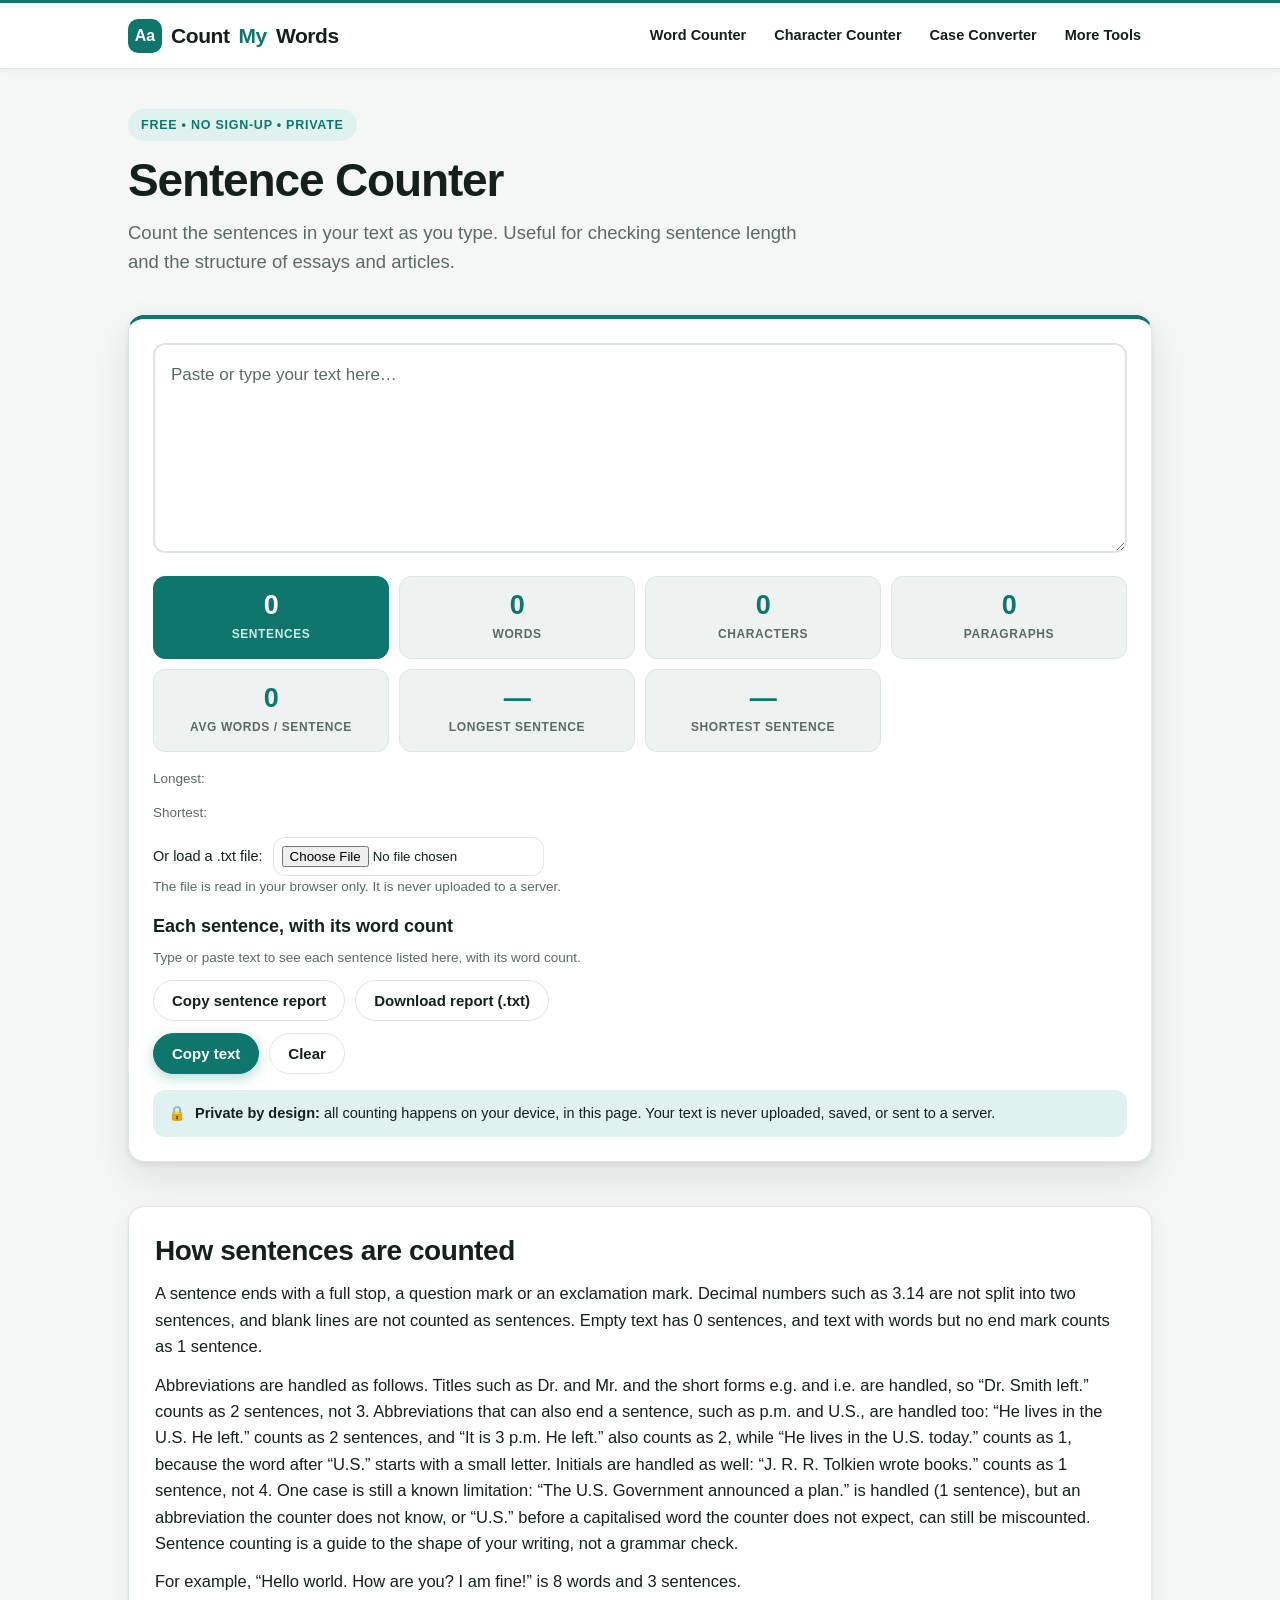
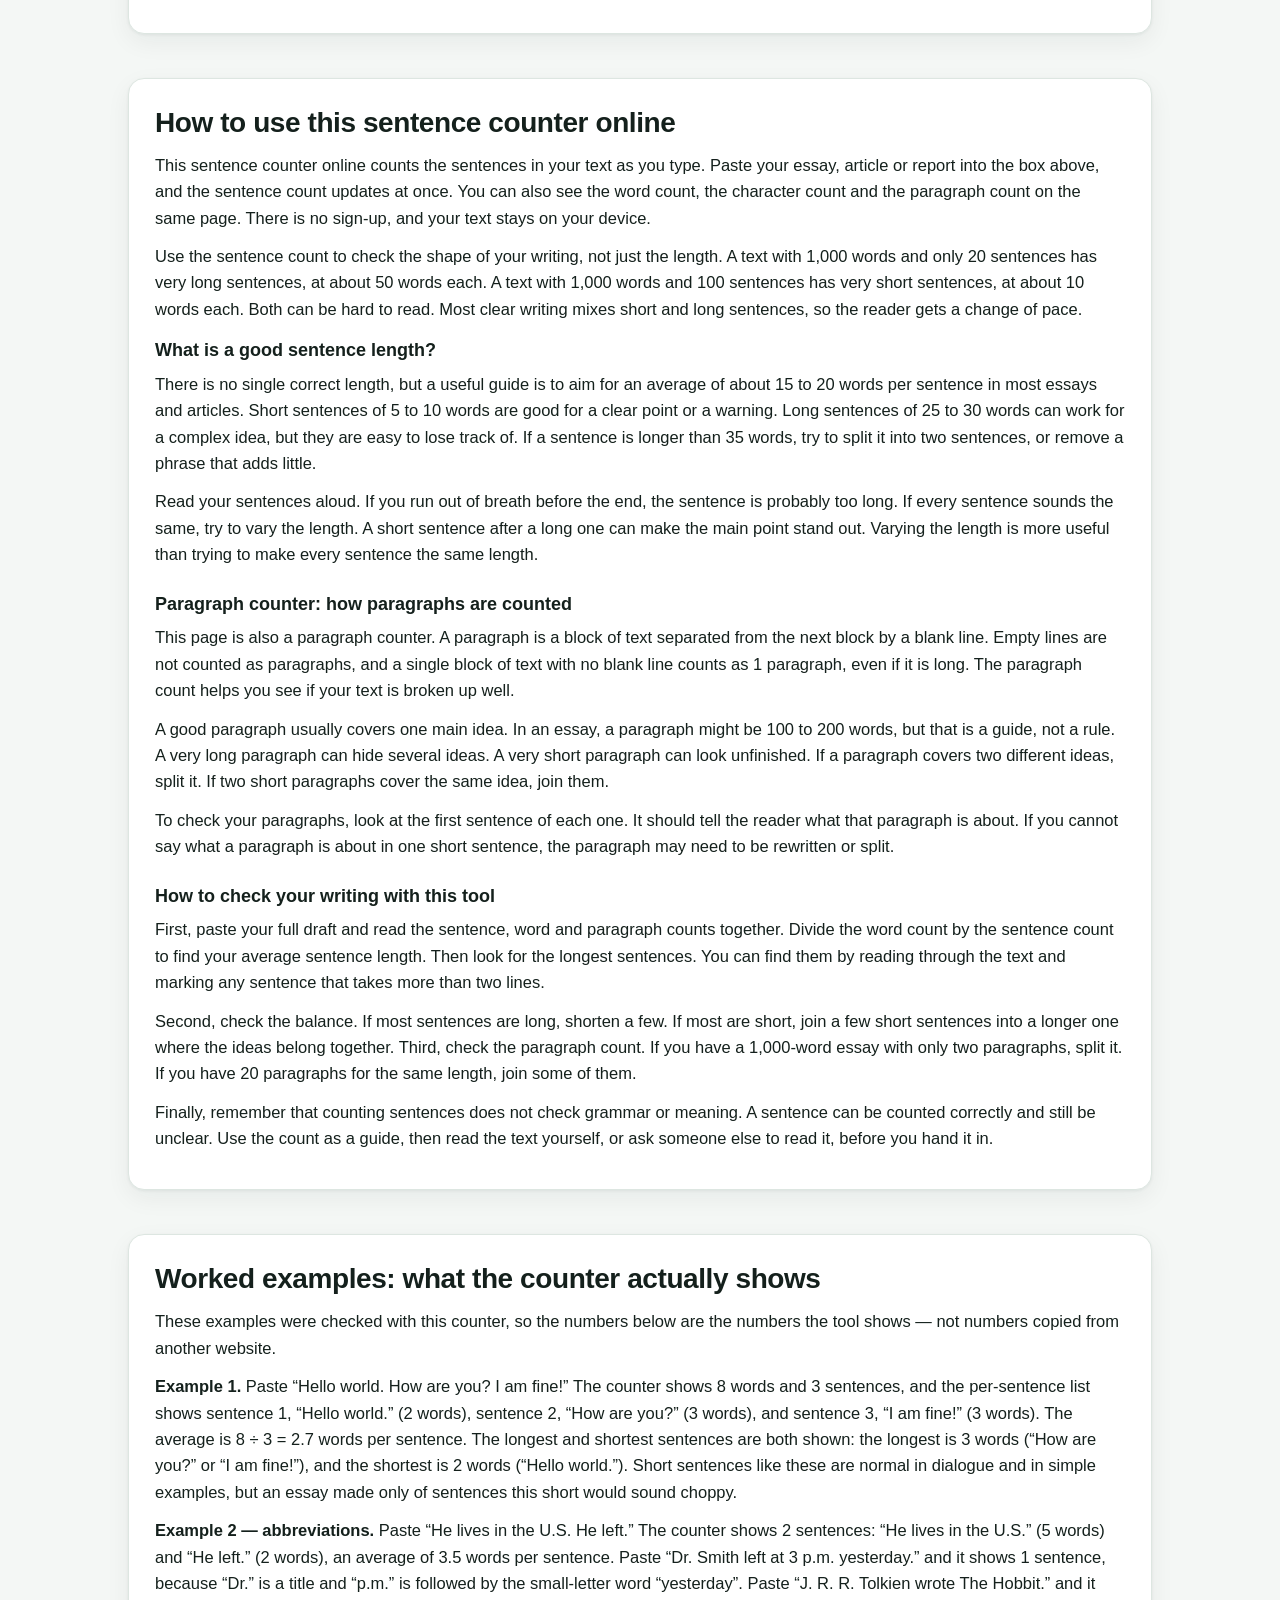
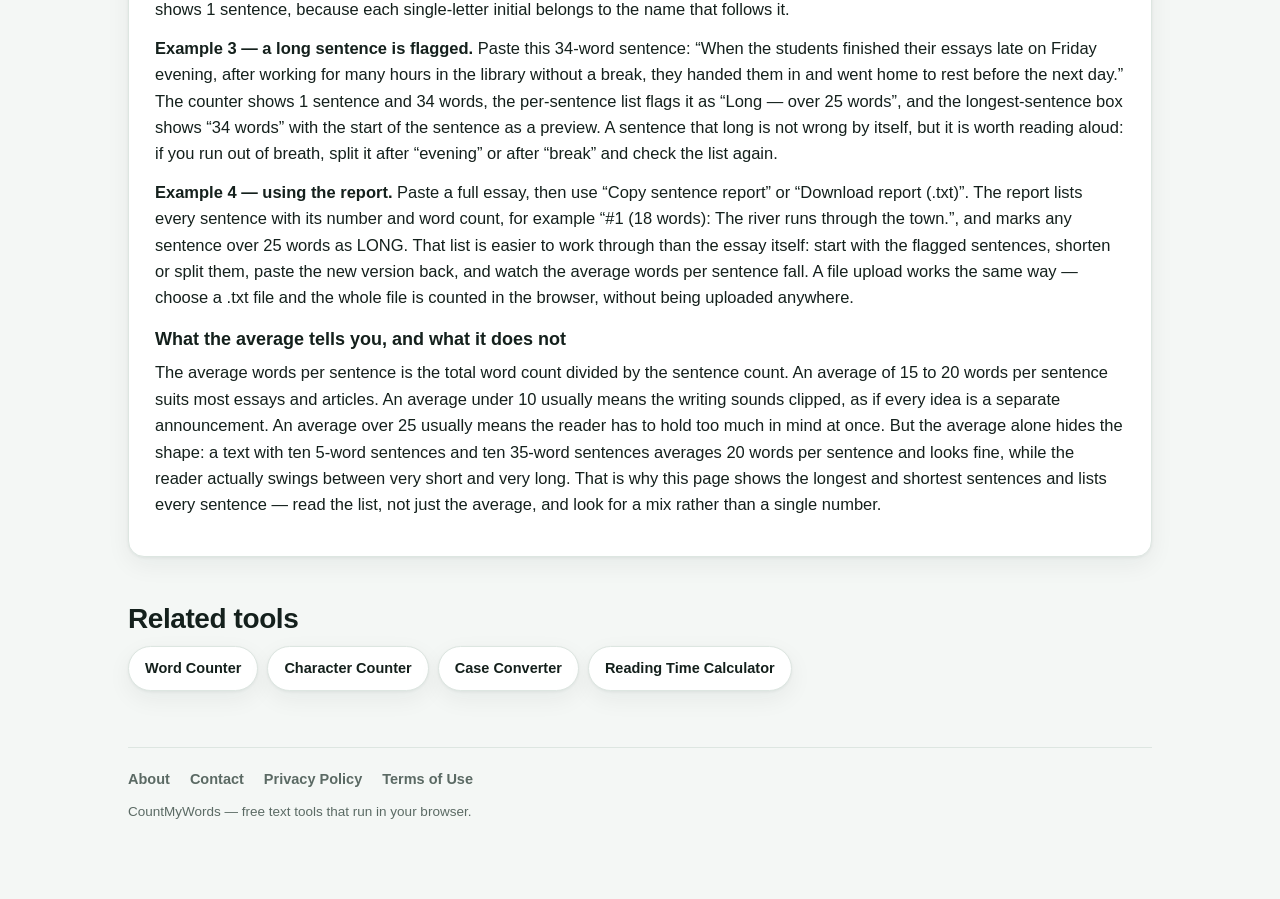
<file: sentence-counter/index.html>
<!doctype html>
<html lang="en">
<head>
<meta charset="utf-8"/>
<meta name="viewport" content="width=device-width, initial-scale=1, viewport-fit=cover"/>
<meta name="color-scheme" content="light dark"/>
<link rel="icon" type="image/png" sizes="48x48" href="../favicon-48x48.png"/>
<link rel="icon" type="image/png" sizes="512x512" href="../favicon.png"/>
<link rel="apple-touch-icon" href="../apple-touch-icon.png"/>
<title>Sentence Counter — Free Online Sentence Counter | CountMyWords</title>
<meta name="description" content="Free sentence counter. Count sentences, words and paragraphs in your text as you type — no sign-up, text stays on your device."/>
<link rel="canonical" href="https://countmywords.datawithsaqib.workers.dev/sentence-counter/"/>
<meta property="og:title" content="Sentence Counter — Free Online Sentence Counter | CountMyWords"/>
<meta property="og:description" content="Count sentences, words and paragraphs as you type. Free, no sign-up."/>
<meta property="og:type" content="website"/>
<meta property="og:url" content="https://countmywords.datawithsaqib.workers.dev/sentence-counter/"/>
<link rel="stylesheet" href="../assets/style.css"/>
</head>
<body>
<header class="site-header">
  <div class="wrap">
    <a class="logo" href="../">Count<span>My</span>Words</a>
    <nav class="main-nav" aria-label="Main navigation">
      <a href="../word-counter/">Word Counter</a>
      <a href="../character-counter/">Character Counter</a>
      <a href="../case-converter/">Case Converter</a>
      <details>
        <summary>More Tools</summary>
        <div class="menu">
          <a href="../sentence-counter/" aria-current="page">Sentence Counter</a>
          <a href="../reading-time-calculator/">Reading Time Calculator</a>
        </div>
      </details>
    </nav>
  </div>
</header>
<div class="wrap">
<main data-tool="sentences">
  <header class="hero">
    <h1>Sentence Counter</h1>
    <p class="lede">Count the sentences in your text as you type. Useful for checking sentence length and the structure of essays and articles.</p>
  </header>
  <section aria-label="Sentence counter tool" style="margin-top:20px">
    <div class="card tool-card">
      <label class="sr" for="mainText">Your text</label>
      <textarea id="mainText" placeholder="Paste or type your text here…"></textarea>
      <div class="stats">
        <div class="stat"><b id="stSent">0</b><span>Sentences</span></div>
        <div class="stat"><b id="stWords">0</b><span>Words</span></div>
        <div class="stat"><b id="stChars">0</b><span>Characters</span></div>
        <div class="stat"><b id="stPara">0</b><span>Paragraphs</span></div>
        <div class="stat"><b id="stAvgSent">0</b><span>Avg words / sentence</span></div>
        <div class="stat"><b id="stLongestSent">—</b><span>Longest sentence</span></div>
        <div class="stat"><b id="stShortestSent">—</b><span>Shortest sentence</span></div>
      </div>
      <p class="small">Longest: <span id="stLongestSentPreview"></span></p>
      <p class="small">Shortest: <span id="stShortestSentPreview"></span></p>
      <div class="file-row">
        <label for="fileUploadSent">Or load a .txt file:</label>
        <input type="file" id="fileUploadSent" accept=".txt,text/plain"/>
        <span class="small" id="fileUploadSentMsg" role="status"></span>
      </div>
      <p class="small">The file is read in your browser only. It is never uploaded to a server.</p>
      <div class="sent-list" aria-label="Per-sentence list">
        <h3>Each sentence, with its word count</h3>
        <div id="sentenceList"><p class="small">Type or paste text to see each sentence listed here, with its word count.</p></div>
      </div>
      <div class="btnrow">
        <button class="btn" id="btnCopySentReport" type="button">Copy sentence report</button>
        <button class="btn" id="btnDownloadSentReport" type="button">Download report (.txt)</button>
        <span class="small" id="sentReportMsg" role="status"></span>
      </div>
      <div class="btnrow">
        <button class="btn primary" id="btnCopy" type="button">Copy text</button>
        <button class="btn" id="btnClear" type="button">Clear</button>
        <span class="small" id="copyMsg" role="status"></span>
      </div>
      <div class="privacy-note">
        <span aria-hidden="true">🔒</span>
        <span><strong>Private by design:</strong> all counting happens on your device, in this page. Your text is never uploaded, saved, or sent to a server.</span>
      </div>
    </div>
  </section>
  <section class="info-card" aria-label="How sentences are counted">
    <h2>How sentences are counted</h2>
    <p>A sentence ends with a full stop, a question mark or an exclamation mark. Decimal numbers such as 3.14 are not split into two sentences, and blank lines are not counted as sentences. Empty text has 0 sentences, and text with words but no end mark counts as 1 sentence.</p>
    <p>Abbreviations are handled as follows. Titles such as Dr. and Mr. and the short forms e.g. and i.e. are handled, so &ldquo;Dr. Smith left.&rdquo; counts as 2 sentences, not 3. Abbreviations that can also end a sentence, such as p.m. and U.S., are handled too: &ldquo;He lives in the U.S. He left.&rdquo; counts as 2 sentences, and &ldquo;It is 3 p.m. He left.&rdquo; also counts as 2, while &ldquo;He lives in the U.S. today.&rdquo; counts as 1, because the word after &ldquo;U.S.&rdquo; starts with a small letter. Initials are handled as well: &ldquo;J. R. R. Tolkien wrote books.&rdquo; counts as 1 sentence, not 4. One case is still a known limitation: &ldquo;The U.S. Government announced a plan.&rdquo; is handled (1 sentence), but an abbreviation the counter does not know, or &ldquo;U.S.&rdquo; before a capitalised word the counter does not expect, can still be miscounted. Sentence counting is a guide to the shape of your writing, not a grammar check.</p>
    <p>For example, &ldquo;Hello world. How are you? I am fine!&rdquo; is 8 words and 3 sentences.</p>
  </section>

  <section class="info-card" aria-label="How to use the sentence counter online">
    <h2>How to use this sentence counter online</h2>
    <p>This sentence counter online counts the sentences in your text as you type. Paste your essay, article or report into the box above, and the sentence count updates at once. You can also see the word count, the character count and the paragraph count on the same page. There is no sign-up, and your text stays on your device.</p>
    <p>Use the sentence count to check the shape of your writing, not just the length. A text with 1,000 words and only 20 sentences has very long sentences, at about 50 words each. A text with 1,000 words and 100 sentences has very short sentences, at about 10 words each. Both can be hard to read. Most clear writing mixes short and long sentences, so the reader gets a change of pace.</p>
    <h3>What is a good sentence length?</h3>
    <p>There is no single correct length, but a useful guide is to aim for an average of about 15 to 20 words per sentence in most essays and articles. Short sentences of 5 to 10 words are good for a clear point or a warning. Long sentences of 25 to 30 words can work for a complex idea, but they are easy to lose track of. If a sentence is longer than 35 words, try to split it into two sentences, or remove a phrase that adds little.</p>
    <p>Read your sentences aloud. If you run out of breath before the end, the sentence is probably too long. If every sentence sounds the same, try to vary the length. A short sentence after a long one can make the main point stand out. Varying the length is more useful than trying to make every sentence the same length.</p>
    <h3>Paragraph counter: how paragraphs are counted</h3>
    <p>This page is also a paragraph counter. A paragraph is a block of text separated from the next block by a blank line. Empty lines are not counted as paragraphs, and a single block of text with no blank line counts as 1 paragraph, even if it is long. The paragraph count helps you see if your text is broken up well.</p>
    <p>A good paragraph usually covers one main idea. In an essay, a paragraph might be 100 to 200 words, but that is a guide, not a rule. A very long paragraph can hide several ideas. A very short paragraph can look unfinished. If a paragraph covers two different ideas, split it. If two short paragraphs cover the same idea, join them.</p>
    <p>To check your paragraphs, look at the first sentence of each one. It should tell the reader what that paragraph is about. If you cannot say what a paragraph is about in one short sentence, the paragraph may need to be rewritten or split.</p>
    <h3>How to check your writing with this tool</h3>
    <p>First, paste your full draft and read the sentence, word and paragraph counts together. Divide the word count by the sentence count to find your average sentence length. Then look for the longest sentences. You can find them by reading through the text and marking any sentence that takes more than two lines.</p>
    <p>Second, check the balance. If most sentences are long, shorten a few. If most are short, join a few short sentences into a longer one where the ideas belong together. Third, check the paragraph count. If you have a 1,000-word essay with only two paragraphs, split it. If you have 20 paragraphs for the same length, join some of them.</p>
    <p>Finally, remember that counting sentences does not check grammar or meaning. A sentence can be counted correctly and still be unclear. Use the count as a guide, then read the text yourself, or ask someone else to read it, before you hand it in.</p>
  </section>
  <section class="info-card" aria-label="Worked examples for the sentence counter">
    <h2>Worked examples: what the counter actually shows</h2>
    <p>These examples were checked with this counter, so the numbers below are the numbers the tool shows — not numbers copied from another website.</p>
    <p><strong>Example 1.</strong> Paste &ldquo;Hello world. How are you? I am fine!&rdquo; The counter shows 8 words and 3 sentences, and the per-sentence list shows sentence 1, &ldquo;Hello world.&rdquo; (2 words), sentence 2, &ldquo;How are you?&rdquo; (3 words), and sentence 3, &ldquo;I am fine!&rdquo; (3 words). The average is 8 ÷ 3 = 2.7 words per sentence. The longest and shortest sentences are both shown: the longest is 3 words (&ldquo;How are you?&rdquo; or &ldquo;I am fine!&rdquo;), and the shortest is 2 words (&ldquo;Hello world.&rdquo;). Short sentences like these are normal in dialogue and in simple examples, but an essay made only of sentences this short would sound choppy.</p>
    <p><strong>Example 2 — abbreviations.</strong> Paste &ldquo;He lives in the U.S. He left.&rdquo; The counter shows 2 sentences: &ldquo;He lives in the U.S.&rdquo; (5 words) and &ldquo;He left.&rdquo; (2 words), an average of 3.5 words per sentence. Paste &ldquo;Dr. Smith left at 3 p.m. yesterday.&rdquo; and it shows 1 sentence, because &ldquo;Dr.&rdquo; is a title and &ldquo;p.m.&rdquo; is followed by the small-letter word &ldquo;yesterday&rdquo;. Paste &ldquo;J. R. R. Tolkien wrote The Hobbit.&rdquo; and it shows 1 sentence, because each single-letter initial belongs to the name that follows it.</p>
    <p><strong>Example 3 — a long sentence is flagged.</strong> Paste this 34-word sentence: &ldquo;When the students finished their essays late on Friday evening, after working for many hours in the library without a break, they handed them in and went home to rest before the next day.&rdquo; The counter shows 1 sentence and 34 words, the per-sentence list flags it as &ldquo;Long — over 25 words&rdquo;, and the longest-sentence box shows &ldquo;34 words&rdquo; with the start of the sentence as a preview. A sentence that long is not wrong by itself, but it is worth reading aloud: if you run out of breath, split it after &ldquo;evening&rdquo; or after &ldquo;break&rdquo; and check the list again.</p>
    <p><strong>Example 4 — using the report.</strong> Paste a full essay, then use &ldquo;Copy sentence report&rdquo; or &ldquo;Download report (.txt)&rdquo;. The report lists every sentence with its number and word count, for example &ldquo;#1 (18 words): The river runs through the town.&rdquo;, and marks any sentence over 25 words as LONG. That list is easier to work through than the essay itself: start with the flagged sentences, shorten or split them, paste the new version back, and watch the average words per sentence fall. A file upload works the same way — choose a .txt file and the whole file is counted in the browser, without being uploaded anywhere.</p>
    <h3>What the average tells you, and what it does not</h3>
    <p>The average words per sentence is the total word count divided by the sentence count. An average of 15 to 20 words per sentence suits most essays and articles. An average under 10 usually means the writing sounds clipped, as if every idea is a separate announcement. An average over 25 usually means the reader has to hold too much in mind at once. But the average alone hides the shape: a text with ten 5-word sentences and ten 35-word sentences averages 20 words per sentence and looks fine, while the reader actually swings between very short and very long. That is why this page shows the longest and shortest sentences and lists every sentence — read the list, not just the average, and look for a mix rather than a single number.</p>
  </section>
  <section aria-label="Related tools">
    <h2>Related tools</h2>
    <div class="tool-links">
      <a href="../word-counter/">Word Counter</a>
      <a href="../character-counter/">Character Counter</a>
      <a href="../case-converter/">Case Converter</a>
      <a href="../reading-time-calculator/">Reading Time Calculator</a>
    </div>
  </section>
</main>
<footer class="site-footer">
  <nav aria-label="Footer">
    <a href="../about/">About</a>
    <a href="../contact/">Contact</a>
    <a href="../privacy/">Privacy Policy</a>
    <a href="../terms/">Terms of Use</a>
  </nav>
  <p class="small">CountMyWords — free text tools that run in your browser.</p>
</footer>
</div>
<script src="../assets/app.js"></script>
</body>
</html>
</file>
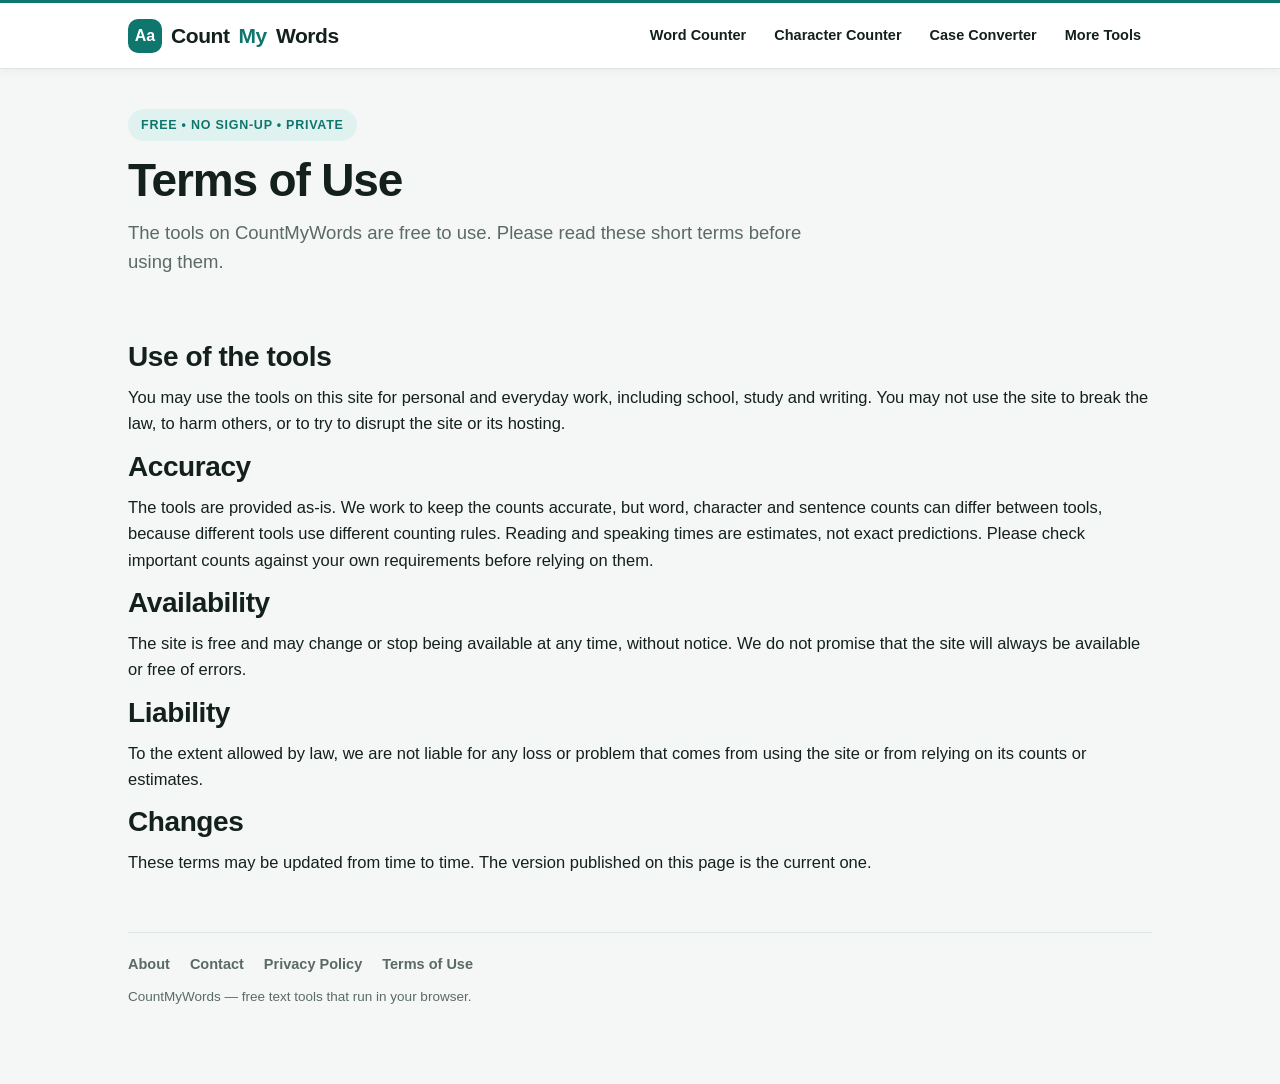
<file: terms/index.html>
<!doctype html>
<html lang="en">
<head>
<meta charset="utf-8"/>
<meta name="viewport" content="width=device-width, initial-scale=1, viewport-fit=cover"/>
<meta name="color-scheme" content="light dark"/>
<link rel="icon" type="image/png" sizes="48x48" href="../favicon-48x48.png"/>
<link rel="icon" type="image/png" sizes="512x512" href="../favicon.png"/>
<link rel="apple-touch-icon" href="../apple-touch-icon.png"/>
<title>Terms of Use — CountMyWords</title>
<meta name="description" content="Terms of use for CountMyWords: free text tools provided as-is, for personal and everyday use."/>
<link rel="canonical" href="https://countmywords.datawithsaqib.workers.dev/terms/"/>
<meta property="og:title" content="Terms of Use — CountMyWords"/>
<meta property="og:description" content="Free text tools provided as-is, for personal and everyday use."/>
<meta property="og:type" content="website"/>
<meta property="og:url" content="https://countmywords.datawithsaqib.workers.dev/terms/"/>
<link rel="stylesheet" href="../assets/style.css"/>
</head>
<body>
<header class="site-header">
  <div class="wrap">
    <a class="logo" href="../">Count<span>My</span>Words</a>
    <nav class="main-nav" aria-label="Main navigation">
      <a href="../word-counter/">Word Counter</a>
      <a href="../character-counter/">Character Counter</a>
      <a href="../case-converter/">Case Converter</a>
      <details>
        <summary>More Tools</summary>
        <div class="menu">
          <a href="../sentence-counter/">Sentence Counter</a>
          <a href="../reading-time-calculator/">Reading Time Calculator</a>
        </div>
      </details>
    </nav>
  </div>
</header>
<div class="wrap">
<main>
  <header class="hero">
    <h1>Terms of Use</h1>
    <p class="lede">The tools on CountMyWords are free to use. Please read these short terms before using them.</p>
  </header>
  <section>
    <h2>Use of the tools</h2>
    <p>You may use the tools on this site for personal and everyday work, including school, study and writing. You may not use the site to break the law, to harm others, or to try to disrupt the site or its hosting.</p>
    <h2>Accuracy</h2>
    <p>The tools are provided as-is. We work to keep the counts accurate, but word, character and sentence counts can differ between tools, because different tools use different counting rules. Reading and speaking times are estimates, not exact predictions. Please check important counts against your own requirements before relying on them.</p>
    <h2>Availability</h2>
    <p>The site is free and may change or stop being available at any time, without notice. We do not promise that the site will always be available or free of errors.</p>
    <h2>Liability</h2>
    <p>To the extent allowed by law, we are not liable for any loss or problem that comes from using the site or from relying on its counts or estimates.</p>
    <h2>Changes</h2>
    <p>These terms may be updated from time to time. The version published on this page is the current one.</p>
  </section>
</main>
<footer class="site-footer">
  <nav aria-label="Footer">
    <a href="../about/">About</a>
    <a href="../contact/">Contact</a>
    <a href="../privacy/">Privacy Policy</a>
    <a href="../terms/" aria-current="page">Terms of Use</a>
  </nav>
  <p class="small">CountMyWords — free text tools that run in your browser.</p>
</footer>
</div>
</body>
</html>
</file>
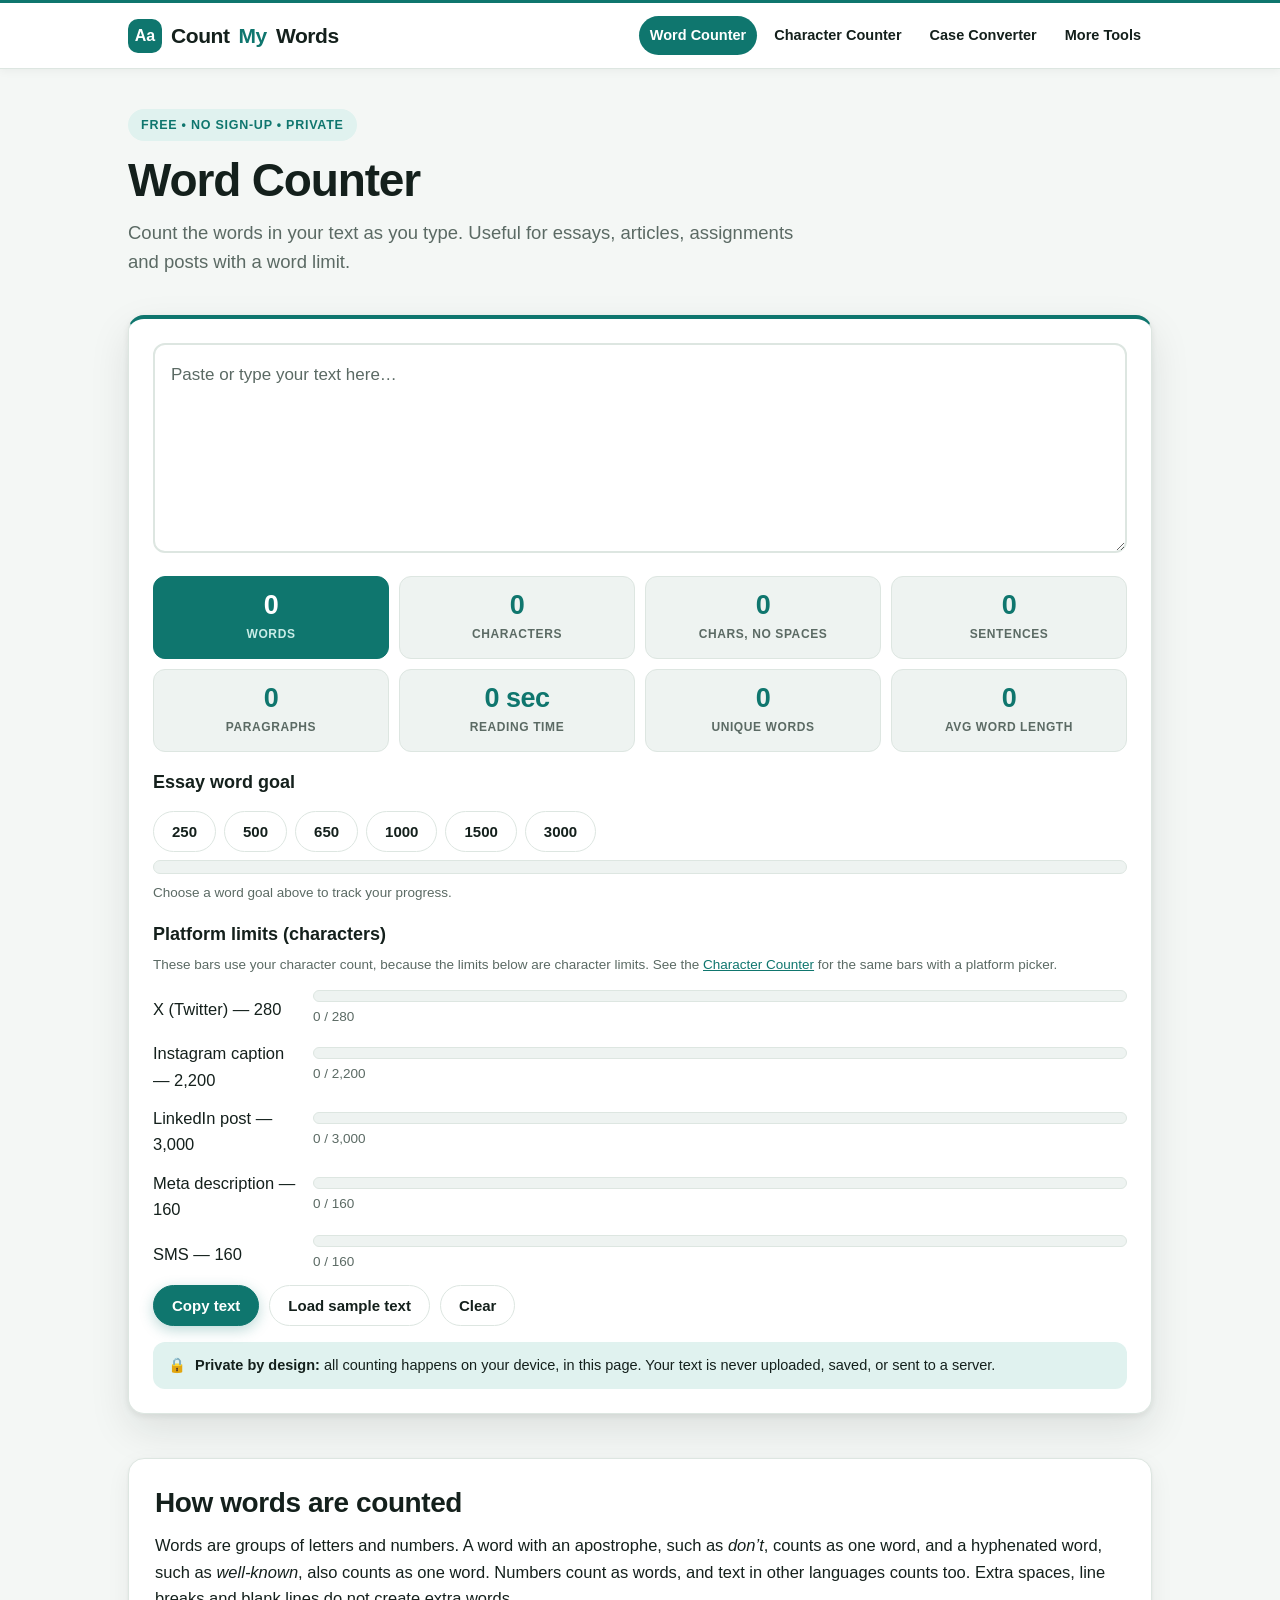
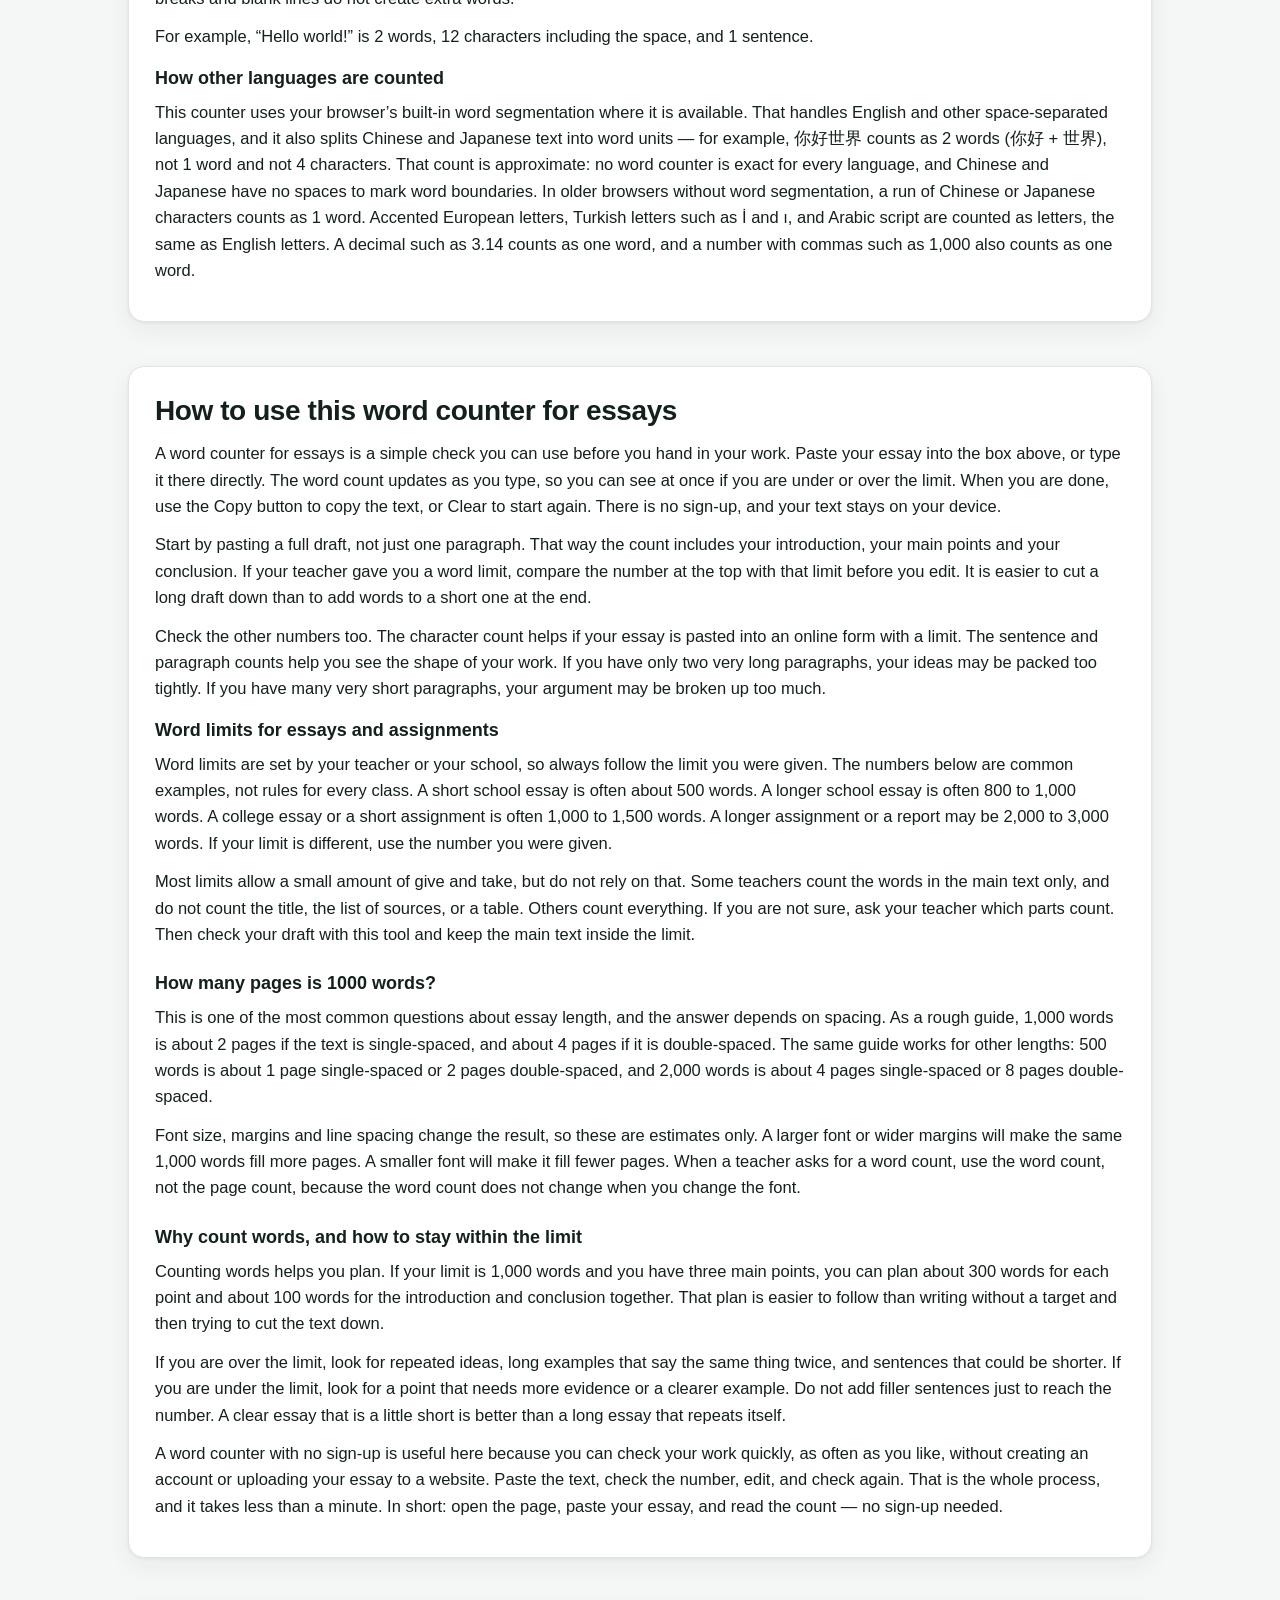
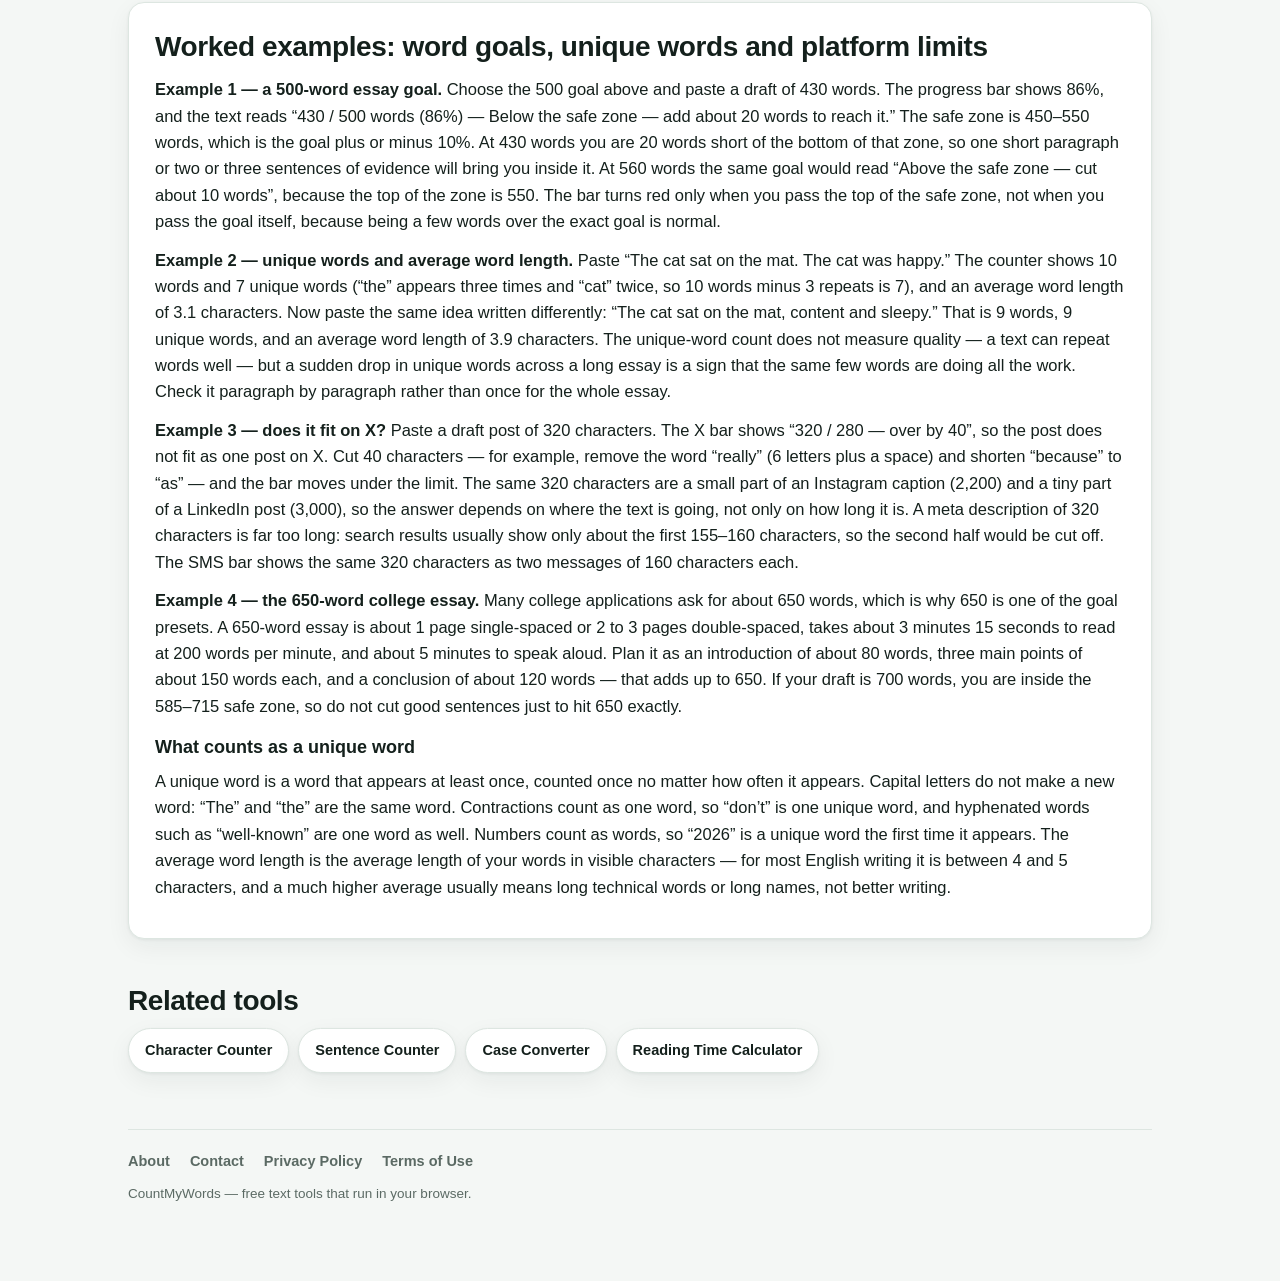
<file: word-counter/index.html>
<!doctype html>
<html lang="en">
<head>
<meta charset="utf-8"/>
<meta name="viewport" content="width=device-width, initial-scale=1, viewport-fit=cover"/>
<meta name="color-scheme" content="light dark"/>
<link rel="icon" type="image/png" sizes="48x48" href="../favicon-48x48.png"/>
<link rel="icon" type="image/png" sizes="512x512" href="../favicon.png"/>
<link rel="apple-touch-icon" href="../apple-touch-icon.png"/>
<title>Word Counter — Free Online Word Counter | CountMyWords</title>
<meta name="description" content="Free word counter. Count words, characters, sentences and paragraphs in essays, articles and assignments as you type — no sign-up, text stays on your device."/>
<link rel="canonical" href="https://countmywords.datawithsaqib.workers.dev/word-counter/"/>
<meta property="og:title" content="Word Counter — Free Online Word Counter | CountMyWords"/>
<meta property="og:description" content="Count words, characters, sentences and paragraphs as you type. Free, no sign-up."/>
<meta property="og:type" content="website"/>
<meta property="og:url" content="https://countmywords.datawithsaqib.workers.dev/word-counter/"/>
<link rel="stylesheet" href="../assets/style.css"/>
</head>
<body>
<header class="site-header">
  <div class="wrap">
    <a class="logo" href="../">Count<span>My</span>Words</a>
    <nav class="main-nav" aria-label="Main navigation">
      <a href="../word-counter/" aria-current="page">Word Counter</a>
      <a href="../character-counter/">Character Counter</a>
      <a href="../case-converter/">Case Converter</a>
      <details>
        <summary>More Tools</summary>
        <div class="menu">
          <a href="../sentence-counter/">Sentence Counter</a>
          <a href="../reading-time-calculator/">Reading Time Calculator</a>
        </div>
      </details>
    </nav>
  </div>
</header>
<div class="wrap">
<main data-tool="word">
  <header class="hero">
    <h1>Word Counter</h1>
    <p class="lede">Count the words in your text as you type. Useful for essays, articles, assignments and posts with a word limit.</p>
  </header>
  <section aria-label="Word counter tool" style="margin-top:20px">
    <div class="card tool-card">
      <label class="sr" for="mainText">Your text</label>
      <textarea id="mainText" placeholder="Paste or type your text here…"></textarea>
      <div class="stats">
        <div class="stat"><b id="stWords">0</b><span>Words</span></div>
        <div class="stat"><b id="stChars">0</b><span>Characters</span></div>
        <div class="stat"><b id="stCharsNo">0</b><span>Chars, no spaces</span></div>
        <div class="stat"><b id="stSent">0</b><span>Sentences</span></div>
        <div class="stat"><b id="stPara">0</b><span>Paragraphs</span></div>
        <div class="stat"><b id="stRead">0 min</b><span>Reading time</span></div>
        <div class="stat"><b id="stUniqueWords">0</b><span>Unique words</span></div>
        <div class="stat"><b id="stAvgWordLen">0</b><span>Avg word length</span></div>
      </div>
      <h3 style="margin-top:16px">Essay word goal</h3>
      <div class="goal-row" role="group" aria-label="Essay word goal presets">
        <button class="btn" type="button" data-goal="250">250</button>
        <button class="btn" type="button" data-goal="500">500</button>
        <button class="btn" type="button" data-goal="650">650</button>
        <button class="btn" type="button" data-goal="1000">1000</button>
        <button class="btn" type="button" data-goal="1500">1500</button>
        <button class="btn" type="button" data-goal="3000">3000</button>
      </div>
      <div class="progress-bar" role="progressbar" aria-label="Progress towards word goal" aria-valuemin="0" aria-valuemax="100" aria-valuenow="0"><span class="progress-fill" id="goalProgressFill"></span></div>
      <p class="small" id="goalProgressText">Choose a word goal above to track your progress.</p>
      <p class="small" id="goalSafeText"></p>
      <h3 style="margin-top:16px">Platform limits (characters)</h3>
      <p class="small">These bars use your character count, because the limits below are character limits. See the <a href="../character-counter/">Character Counter</a> for the same bars with a platform picker.</p>
      <div class="limit-list">
        <div class="limit-row"><span>X (Twitter) — 280</span><div><div class="limit-bar"><span class="limit-fill" id="limitXFill"></span></div><span class="small" id="limitXText">0 / 280</span></div></div>
        <div class="limit-row"><span>Instagram caption — 2,200</span><div><div class="limit-bar"><span class="limit-fill" id="limitInstagramFill"></span></div><span class="small" id="limitInstagramText">0 / 2,200</span></div></div>
        <div class="limit-row"><span>LinkedIn post — 3,000</span><div><div class="limit-bar"><span class="limit-fill" id="limitLinkedInFill"></span></div><span class="small" id="limitLinkedInText">0 / 3,000</span></div></div>
        <div class="limit-row"><span>Meta description — 160</span><div><div class="limit-bar"><span class="limit-fill" id="limitMetaFill"></span></div><span class="small" id="limitMetaText">0 / 160</span></div></div>
        <div class="limit-row"><span>SMS — 160</span><div><div class="limit-bar"><span class="limit-fill" id="limitSmsFill"></span></div><span class="small" id="limitSmsText">0 / 160</span></div></div>
      </div>
      <div class="btnrow">
        <button class="btn primary" id="btnCopy" type="button">Copy text</button>
        <button class="btn" id="btnSample" type="button">Load sample text</button>
        <button class="btn" id="btnClear" type="button">Clear</button>
        <span class="small" id="copyMsg" role="status"></span>
      </div>
      <div class="privacy-note">
        <span aria-hidden="true">🔒</span>
        <span><strong>Private by design:</strong> all counting happens on your device, in this page. Your text is never uploaded, saved, or sent to a server.</span>
      </div>
    </div>
  </section>
  <section class="info-card" aria-label="How the word counter works">
    <h2>How words are counted</h2>
    <p>Words are groups of letters and numbers. A word with an apostrophe, such as <em>don&rsquo;t</em>, counts as one word, and a hyphenated word, such as <em>well-known</em>, also counts as one word. Numbers count as words, and text in other languages counts too. Extra spaces, line breaks and blank lines do not create extra words.</p>
    <p>For example, &ldquo;Hello world!&rdquo; is 2 words, 12 characters including the space, and 1 sentence.</p>
    <h3>How other languages are counted</h3>
    <p>This counter uses your browser&rsquo;s built-in word segmentation where it is available. That handles English and other space-separated languages, and it also splits Chinese and Japanese text into word units — for example, 你好世界 counts as 2 words (你好 + 世界), not 1 word and not 4 characters. That count is approximate: no word counter is exact for every language, and Chinese and Japanese have no spaces to mark word boundaries. In older browsers without word segmentation, a run of Chinese or Japanese characters counts as 1 word. Accented European letters, Turkish letters such as İ and ı, and Arabic script are counted as letters, the same as English letters. A decimal such as 3.14 counts as one word, and a number with commas such as 1,000 also counts as one word.</p>
  </section>

  <section class="info-card" aria-label="How to use the word counter for essays">
    <h2>How to use this word counter for essays</h2>
    <p>A word counter for essays is a simple check you can use before you hand in your work. Paste your essay into the box above, or type it there directly. The word count updates as you type, so you can see at once if you are under or over the limit. When you are done, use the Copy button to copy the text, or Clear to start again. There is no sign-up, and your text stays on your device.</p>
    <p>Start by pasting a full draft, not just one paragraph. That way the count includes your introduction, your main points and your conclusion. If your teacher gave you a word limit, compare the number at the top with that limit before you edit. It is easier to cut a long draft down than to add words to a short one at the end.</p>
    <p>Check the other numbers too. The character count helps if your essay is pasted into an online form with a limit. The sentence and paragraph counts help you see the shape of your work. If you have only two very long paragraphs, your ideas may be packed too tightly. If you have many very short paragraphs, your argument may be broken up too much.</p>
    <h3>Word limits for essays and assignments</h3>
    <p>Word limits are set by your teacher or your school, so always follow the limit you were given. The numbers below are common examples, not rules for every class. A short school essay is often about 500 words. A longer school essay is often 800 to 1,000 words. A college essay or a short assignment is often 1,000 to 1,500 words. A longer assignment or a report may be 2,000 to 3,000 words. If your limit is different, use the number you were given.</p>
    <p>Most limits allow a small amount of give and take, but do not rely on that. Some teachers count the words in the main text only, and do not count the title, the list of sources, or a table. Others count everything. If you are not sure, ask your teacher which parts count. Then check your draft with this tool and keep the main text inside the limit.</p>
    <h3>How many pages is 1000 words?</h3>
    <p>This is one of the most common questions about essay length, and the answer depends on spacing. As a rough guide, 1,000 words is about 2 pages if the text is single-spaced, and about 4 pages if it is double-spaced. The same guide works for other lengths: 500 words is about 1 page single-spaced or 2 pages double-spaced, and 2,000 words is about 4 pages single-spaced or 8 pages double-spaced.</p>
    <p>Font size, margins and line spacing change the result, so these are estimates only. A larger font or wider margins will make the same 1,000 words fill more pages. A smaller font will make it fill fewer pages. When a teacher asks for a word count, use the word count, not the page count, because the word count does not change when you change the font.</p>
    <h3>Why count words, and how to stay within the limit</h3>
    <p>Counting words helps you plan. If your limit is 1,000 words and you have three main points, you can plan about 300 words for each point and about 100 words for the introduction and conclusion together. That plan is easier to follow than writing without a target and then trying to cut the text down.</p>
    <p>If you are over the limit, look for repeated ideas, long examples that say the same thing twice, and sentences that could be shorter. If you are under the limit, look for a point that needs more evidence or a clearer example. Do not add filler sentences just to reach the number. A clear essay that is a little short is better than a long essay that repeats itself.</p>
    <p>A word counter with no sign-up is useful here because you can check your work quickly, as often as you like, without creating an account or uploading your essay to a website. Paste the text, check the number, edit, and check again. That is the whole process, and it takes less than a minute. In short: open the page, paste your essay, and read the count — no sign-up needed.</p>
  </section>
  <section class="info-card" aria-label="Worked examples, word goals and platform limits">
    <h2>Worked examples: word goals, unique words and platform limits</h2>
    <p><strong>Example 1 — a 500-word essay goal.</strong> Choose the 500 goal above and paste a draft of 430 words. The progress bar shows 86%, and the text reads &ldquo;430 / 500 words (86%) — Below the safe zone — add about 20 words to reach it.&rdquo; The safe zone is 450–550 words, which is the goal plus or minus 10%. At 430 words you are 20 words short of the bottom of that zone, so one short paragraph or two or three sentences of evidence will bring you inside it. At 560 words the same goal would read &ldquo;Above the safe zone — cut about 10 words&rdquo;, because the top of the zone is 550. The bar turns red only when you pass the top of the safe zone, not when you pass the goal itself, because being a few words over the exact goal is normal.</p>
    <p><strong>Example 2 — unique words and average word length.</strong> Paste &ldquo;The cat sat on the mat. The cat was happy.&rdquo; The counter shows 10 words and 7 unique words (&ldquo;the&rdquo; appears three times and &ldquo;cat&rdquo; twice, so 10 words minus 3 repeats is 7), and an average word length of 3.1 characters. Now paste the same idea written differently: &ldquo;The cat sat on the mat, content and sleepy.&rdquo; That is 9 words, 9 unique words, and an average word length of 3.9 characters. The unique-word count does not measure quality — a text can repeat words well — but a sudden drop in unique words across a long essay is a sign that the same few words are doing all the work. Check it paragraph by paragraph rather than once for the whole essay.</p>
    <p><strong>Example 3 — does it fit on X?</strong> Paste a draft post of 320 characters. The X bar shows &ldquo;320 / 280 — over by 40&rdquo;, so the post does not fit as one post on X. Cut 40 characters — for example, remove the word &ldquo;really&rdquo; (6 letters plus a space) and shorten &ldquo;because&rdquo; to &ldquo;as&rdquo; — and the bar moves under the limit. The same 320 characters are a small part of an Instagram caption (2,200) and a tiny part of a LinkedIn post (3,000), so the answer depends on where the text is going, not only on how long it is. A meta description of 320 characters is far too long: search results usually show only about the first 155–160 characters, so the second half would be cut off. The SMS bar shows the same 320 characters as two messages of 160 characters each.</p>
    <p><strong>Example 4 — the 650-word college essay.</strong> Many college applications ask for about 650 words, which is why 650 is one of the goal presets. A 650-word essay is about 1 page single-spaced or 2 to 3 pages double-spaced, takes about 3 minutes 15 seconds to read at 200 words per minute, and about 5 minutes to speak aloud. Plan it as an introduction of about 80 words, three main points of about 150 words each, and a conclusion of about 120 words — that adds up to 650. If your draft is 700 words, you are inside the 585–715 safe zone, so do not cut good sentences just to hit 650 exactly.</p>
    <h3>What counts as a unique word</h3>
    <p>A unique word is a word that appears at least once, counted once no matter how often it appears. Capital letters do not make a new word: &ldquo;The&rdquo; and &ldquo;the&rdquo; are the same word. Contractions count as one word, so &ldquo;don&rsquo;t&rdquo; is one unique word, and hyphenated words such as &ldquo;well-known&rdquo; are one word as well. Numbers count as words, so &ldquo;2026&rdquo; is a unique word the first time it appears. The average word length is the average length of your words in visible characters — for most English writing it is between 4 and 5 characters, and a much higher average usually means long technical words or long names, not better writing.</p>
  </section>
  <section aria-label="Related tools">
    <h2>Related tools</h2>
    <div class="tool-links">
      <a href="../character-counter/">Character Counter</a>
      <a href="../sentence-counter/">Sentence Counter</a>
      <a href="../case-converter/">Case Converter</a>
      <a href="../reading-time-calculator/">Reading Time Calculator</a>
    </div>
  </section>
</main>
<footer class="site-footer">
  <nav aria-label="Footer">
    <a href="../about/">About</a>
    <a href="../contact/">Contact</a>
    <a href="../privacy/">Privacy Policy</a>
    <a href="../terms/">Terms of Use</a>
  </nav>
  <p class="small">CountMyWords — free text tools that run in your browser.</p>
</footer>
</div>
<script src="../assets/app.js"></script>
</body>
</html>
</file>
<file: assets/style.css>
/* CountMyWords — shared styles. No external fonts or scripts. */
:root{
  --bg:#f4f7f5; --surface:#ffffff; --surface2:#eef3f1; --ink:#14201c; --muted:#5b6a64;
  --line:#dde6e1; --accent:#0f766e; --accent-dark:#0b5e57; --accent-ink:#ffffff;
  --accent-soft:#e0f2ef; --accent-tint:#f0faf8;
  --radius:16px; --radius-sm:12px;
  --shadow:0 1px 3px rgba(20,32,28,.06),0 8px 24px rgba(20,32,28,.06);
  --shadow-lg:0 2px 6px rgba(20,32,28,.08),0 16px 40px rgba(20,32,28,.10);
}
@media (prefers-color-scheme: dark){
  :root{
    --bg:#101614; --surface:#1a211e; --surface2:#222c27; --ink:#e9efec; --muted:#a6b3ac;
    --line:#313d37; --accent:#2dd4bf; --accent-dark:#5eead4; --accent-ink:#06231f;
    --accent-soft:#123a36; --accent-tint:#142522;
    --shadow:0 1px 3px rgba(0,0,0,.3),0 8px 24px rgba(0,0,0,.3);
    --shadow-lg:0 2px 6px rgba(0,0,0,.35),0 16px 40px rgba(0,0,0,.4);
  }
}
*{box-sizing:border-box}
html{scroll-behavior:smooth}
body{margin:0;background:var(--bg);color:var(--ink);font-family:-apple-system,BlinkMacSystemFont,"Segoe UI",Roboto,Helvetica,Arial,sans-serif;line-height:1.6;font-size:16.5px}
.wrap{max-width:1060px;margin:0 auto;padding:0 18px 64px}
h1{font-size:clamp(32px,5.5vw,46px);line-height:1.1;margin:0 0 12px;letter-spacing:-.025em;font-weight:800}
h2{font-size:clamp(22px,3.4vw,28px);line-height:1.25;margin:0 0 10px;letter-spacing:-.015em;font-weight:750}
h3{font-size:18px;margin:0 0 6px;font-weight:700}
p{margin:0 0 12px}
.small{font-size:13.5px;color:var(--muted)}
a{color:var(--accent)}
a:hover{color:var(--accent-dark)}
.sr{position:absolute;width:1px;height:1px;overflow:hidden;clip:rect(0 0 0 0)}

/* Header — sticky, with a teal top edge */
.site-header{position:sticky;top:0;z-index:20;background:var(--surface);border-top:3px solid var(--accent);border-bottom:1px solid var(--line);box-shadow:0 1px 10px rgba(20,32,28,.06)}
.site-header .wrap{display:flex;flex-wrap:wrap;align-items:center;gap:6px 22px;padding-top:13px;padding-bottom:13px}
.logo{display:inline-flex;align-items:center;gap:9px;font-size:21px;font-weight:800;letter-spacing:-.02em;color:var(--ink);text-decoration:none}
.logo::before{content:"Aa";display:inline-grid;place-items:center;width:34px;height:34px;border-radius:10px;background:var(--accent);color:var(--accent-ink);font-size:16px;font-weight:800;letter-spacing:0;flex:none}
.logo span{color:var(--accent)}
.main-nav{display:flex;flex-wrap:wrap;align-items:center;gap:2px 6px;margin-left:auto}
.main-nav a{color:var(--ink);text-decoration:none;font-size:14.5px;font-weight:600;padding:8px 11px;border-radius:999px}
.main-nav a:hover{background:var(--accent-soft);color:var(--accent)}
.main-nav a[aria-current="page"]{background:var(--accent);color:var(--accent-ink)}
.main-nav details{position:relative}
.main-nav summary{cursor:pointer;font-size:14.5px;font-weight:600;list-style:none;padding:8px 11px;border-radius:999px}
.main-nav summary:hover{background:var(--accent-soft);color:var(--accent)}
.main-nav summary::-webkit-details-marker{display:none}
.main-nav details .menu{position:absolute;right:0;top:calc(100% + 6px);z-index:10;min-width:230px;background:var(--surface);border:1px solid var(--line);border-radius:12px;padding:6px;box-shadow:var(--shadow-lg)}
.main-nav details .menu a{display:block;padding:9px 11px;border-radius:8px}
.main-nav details .menu a:hover{background:var(--surface2)}

/* Hero / tool */
header.hero{padding:40px 0 6px}
header.hero::before{content:"Free  •  No sign-up  •  Private";display:inline-block;margin-bottom:14px;padding:6px 13px;border-radius:999px;background:var(--accent-soft);color:var(--accent);font-size:12.5px;font-weight:700;letter-spacing:.06em;text-transform:uppercase}
.lede{font-size:18.5px;color:var(--muted);max-width:700px}
section{margin-top:44px}
.card{background:var(--surface);border:1px solid var(--line);border-radius:var(--radius);padding:22px;box-shadow:var(--shadow)}
.grid2{display:grid;grid-template-columns:1fr 1fr;gap:16px}
.grid3{display:grid;grid-template-columns:repeat(3,1fr);gap:16px}
@media(max-width:760px){.grid2,.grid3{grid-template-columns:1fr}}
/* The tool itself: the star of the page */
.tool-card{padding:24px;border:1px solid var(--line);border-top:4px solid var(--accent);box-shadow:var(--shadow-lg)}
textarea{width:100%;min-height:210px;resize:vertical;border:2px solid var(--line);border-radius:var(--radius-sm);background:var(--surface);color:var(--ink);padding:16px;font-size:17px;line-height:1.65;font-family:inherit}
textarea:focus{outline:none;border-color:var(--accent);box-shadow:0 0 0 4px var(--accent-soft)}
textarea::placeholder{color:var(--muted)}
.stats{display:grid;grid-template-columns:repeat(4,1fr);gap:10px;margin:16px 0}
@media(max-width:640px){.stats{grid-template-columns:repeat(2,1fr)}}
.stat{background:var(--surface2);border:1px solid var(--line);border-radius:var(--radius-sm);padding:14px 10px;text-align:center}
.stat b{display:block;font-size:27px;line-height:1.1;color:var(--accent);font-weight:800;letter-spacing:-.02em}
.stat span{display:block;margin-top:4px;font-size:12px;color:var(--muted);text-transform:uppercase;letter-spacing:.05em;font-weight:600}
.stat:first-child{background:var(--accent);border-color:var(--accent)}
.stat:first-child b{color:#ffffff}
.stat:first-child span{color:#c8ece7}
.btnrow{display:flex;flex-wrap:wrap;gap:10px;margin-top:12px;align-items:center}
.btn{appearance:none;border:1.5px solid var(--line);background:var(--surface);color:var(--ink);padding:11px 18px;border-radius:999px;font-size:15px;font-weight:700;cursor:pointer;transition:background .15s,border-color .15s,color .15s,transform .15s,box-shadow .15s}
.btn:hover{border-color:var(--accent);color:var(--accent);transform:translateY(-1px);box-shadow:0 4px 12px rgba(15,118,110,.15)}
.btn:focus-visible{outline:2px solid var(--accent);outline-offset:2px}
.btn.primary{background:var(--accent);color:var(--accent-ink);border-color:var(--accent);box-shadow:0 4px 14px rgba(15,118,110,.28)}
.btn.primary:hover{background:var(--accent-dark);border-color:var(--accent-dark);color:var(--accent-ink)}
.btn:active{transform:translateY(0)}
.speed-row{display:flex;flex-wrap:wrap;align-items:center;gap:10px;margin:14px 0 4px;font-size:15px}
.speed-row select{appearance:none;border:2px solid var(--line);border-radius:var(--radius-sm);background:var(--surface);color:var(--ink);padding:9px 12px;font-size:15px;font-family:inherit;cursor:pointer}
.speed-row select:focus{outline:none;border-color:var(--accent);box-shadow:0 0 0 4px var(--accent-soft)}
.privacy-note{display:flex;gap:9px;align-items:flex-start;background:var(--accent-soft);border-radius:var(--radius-sm);padding:12px 15px;font-size:14.5px;margin-top:16px}
.casegrid{display:grid;grid-template-columns:repeat(3,1fr);gap:9px;margin-top:4px}
@media(max-width:640px){.casegrid{grid-template-columns:repeat(2,1fr)}}
.casegrid .btn{border-radius:var(--radius-sm);padding:11px 10px}
.tool-links{display:flex;flex-wrap:wrap;gap:9px;margin:0}
.tool-links a{background:var(--surface);border:1.5px solid var(--line);color:var(--ink);text-decoration:none;padding:10px 16px;border-radius:999px;font-size:14.5px;font-weight:700;box-shadow:var(--shadow);transition:border-color .15s,color .15s,transform .15s}
.tool-links a:hover{border-color:var(--accent);color:var(--accent);transform:translateY(-1px)}
/* Info / SEO sections: white cards, generous breathing room */
.info-card{background:var(--surface);border:1px solid var(--line);border-radius:var(--radius);padding:26px;box-shadow:var(--shadow)}
.info-card h2{margin-bottom:12px}
.info-card h3{margin-top:22px}
.info-card h3:first-of-type{margin-top:14px}
.faq h3{margin-top:20px}
.faq h3:first-child{margin-top:0}
ul.plain{margin:0;padding-left:20px}
ul.plain li{margin-bottom:8px}
/* Homepage feature cards */
.grid3 .card{transition:transform .15s,box-shadow .15s}
.grid3 .card:hover{transform:translateY(-3px);box-shadow:var(--shadow-lg)}
.grid3 .card h3{color:var(--accent)}
footer.site-footer{margin-top:56px;border-top:1px solid var(--line);padding-top:20px}
footer.site-footer nav{display:flex;flex-wrap:wrap;gap:6px 20px;margin-bottom:10px}
footer.site-footer a{color:var(--muted);text-decoration:none;font-size:14.5px;font-weight:600}
footer.site-footer a:hover{color:var(--accent)}
@media(max-width:640px){
  body{font-size:16px}
  .wrap{padding-left:15px;padding-right:15px}
  header.hero{padding-top:28px}
  .tool-card{padding:18px}
  .info-card{padding:20px}
  .main-nav{margin-left:0;flex-wrap:nowrap;overflow-x:auto;max-width:100%;padding-bottom:2px}
  .main-nav a,.main-nav summary{white-space:nowrap}
  .btn{padding:11px 16px}
}
@media (prefers-reduced-motion: reduce){
  html{scroll-behavior:auto}
  *{transition:none !important}
}

/* Post-mortem additions: limit/progress bars, case cards, tables, sentence list */
input[type="number"],input[type="text"],select{appearance:none;border:2px solid var(--line);border-radius:var(--radius-sm);background:var(--surface);color:var(--ink);padding:9px 12px;font-size:15px;font-family:inherit}
input[type="number"]:focus,input[type="text"]:focus,select:focus{outline:none;border-color:var(--accent);box-shadow:0 0 0 4px var(--accent-soft)}
input[type="number"]{width:110px}
.alt-inputs{display:flex;flex-wrap:wrap;gap:14px;margin:14px 0 4px}
.alt-inputs label{display:flex;flex-direction:column;gap:4px;font-size:14px;font-weight:600}
.alt-inputs label span{font-weight:400;color:var(--muted);font-size:13px}
.limit-list{display:grid;gap:12px;margin-top:14px}
.limit-row{display:grid;grid-template-columns:150px 1fr;gap:10px;align-items:center}
@media(max-width:640px){.limit-row{grid-template-columns:1fr;gap:4px}}
.limit-bar{height:12px;background:var(--surface2);border:1px solid var(--line);border-radius:999px;overflow:hidden}
.limit-fill{display:block;height:100%;width:0;background:var(--accent);border-radius:999px;transition:width .2s}
.limit-fill.over{background:#b91c1c}
.progress-bar{height:14px;background:var(--surface2);border:1px solid var(--line);border-radius:999px;overflow:hidden;margin:8px 0}
.progress-fill{display:block;height:100%;width:0;background:var(--accent);border-radius:999px;transition:width .2s}
.progress-fill.over{background:#b91c1c}
.goal-row{display:flex;flex-wrap:wrap;gap:8px;margin-top:14px}
.goal-row .btn.active{background:var(--accent);color:var(--accent-ink);border-color:var(--accent)}
.case-cards{display:grid;grid-template-columns:repeat(2,1fr);gap:12px;margin-top:12px}
@media(max-width:640px){.case-cards{grid-template-columns:1fr}}
.case-card{background:var(--surface2);border:1px solid var(--line);border-radius:var(--radius-sm);padding:12px}
.case-card h3{font-size:14px;margin:0 0 6px}
.case-card code{display:block;word-break:break-word;white-space:pre-wrap;font-size:14px;background:var(--surface);border:1px solid var(--line);border-radius:8px;padding:8px;min-height:38px;margin-bottom:8px}
.case-card .btn{padding:7px 14px;font-size:13.5px}
.table-scroll{overflow-x:auto;margin-top:12px}
table.ref{width:100%;border-collapse:collapse;font-size:14.5px;min-width:560px}
table.ref th,table.ref td{border:1px solid var(--line);padding:8px 10px;text-align:left}
table.ref th{background:var(--surface2)}
.sent-list{margin-top:14px}
.sent-list ol{margin:0;padding-left:22px}
.sent-list li{margin-bottom:10px;font-size:15px}
.long-flag{color:#b91c1c}
.file-row{display:flex;flex-wrap:wrap;gap:10px;align-items:center;margin-top:14px;font-size:14.5px}
.file-row input[type="file"]{border:1px solid var(--line);border-radius:var(--radius-sm);padding:8px;background:var(--surface);color:var(--ink);max-width:100%}
.breakdown{display:grid;grid-template-columns:repeat(3,1fr);gap:10px;margin-top:14px}
@media(max-width:640px){.breakdown{grid-template-columns:repeat(2,1fr)}}
.breakdown .stat b{font-size:22px}
</file>
